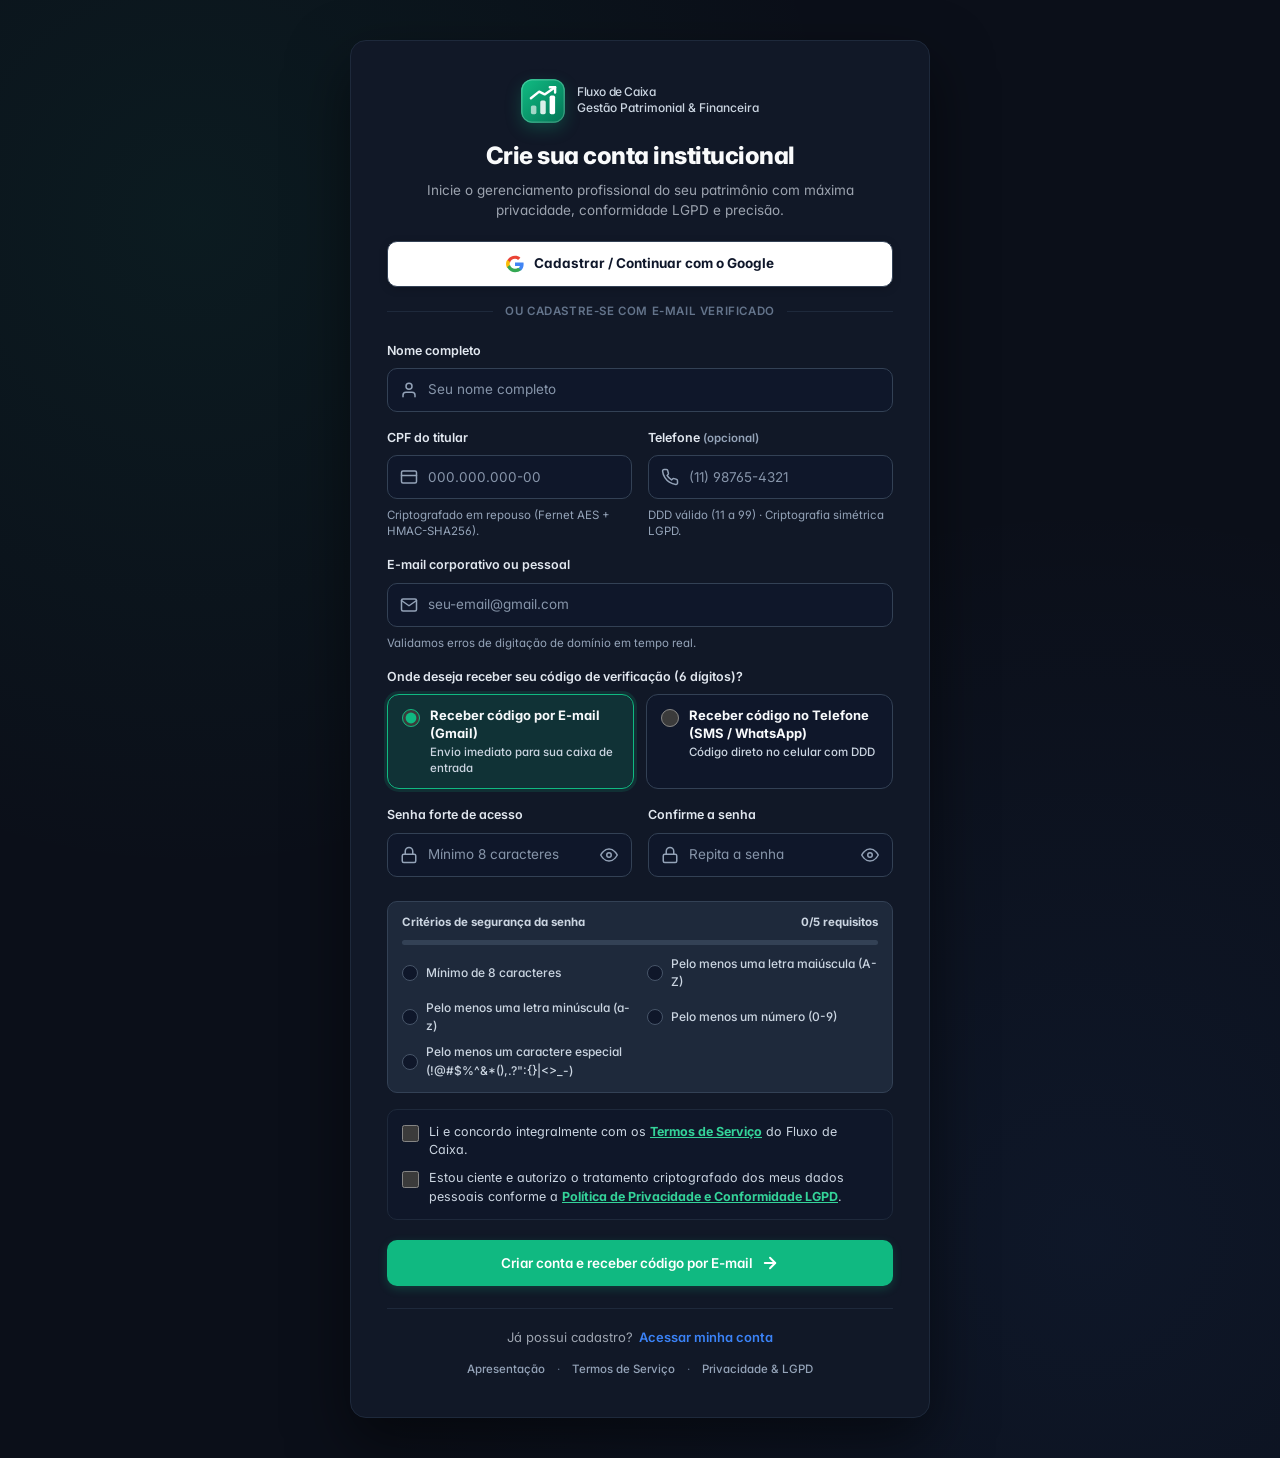
<file: frontend/cadastro.html>
<!DOCTYPE html>
<html lang="pt-BR">
<head>
    <meta charset="UTF-8">
    <meta name="viewport" content="width=device-width, initial-scale=1.0">
    <meta
        name="description"
        content="Abra sua conta no Fluxo de Caixa. Controle financeiro institucional com precisão, validação de CPF, conformidade LGPD e verificação de e-mail."
    >
    <title>Fluxo de Caixa | Criar Nova Conta</title>
    <link rel="icon" href="assets/logo.svg" type="image/svg+xml">
    <link rel="stylesheet" href="css/style.css?v=18">
    <script src="js/api.js?v=18" defer></script>
    <script src="js/legal.js?v=18" defer></script>
    <script src="js/cadastro.js?v=18" defer></script>
</head>
<body class="login-page">
    <main class="login-shell register-shell">
        <section class="login-card register-card" aria-labelledby="register-title">
            <div class="login-card-header">
                <a href="inicio.html" class="brand center-brand" title="Voltar à página inicial">
                    <span class="brand-logo" aria-hidden="true">
                        <svg xmlns="http://www.w3.org/2000/svg" viewBox="0 0 40 40" role="img" aria-label="Fluxo de Caixa">
                            <defs>
                                <linearGradient id="fc_logo_register" x1="2" y1="2" x2="38" y2="38" gradientUnits="userSpaceOnUse">
                                    <stop offset="0" stop-color="#10B981"/>
                                    <stop offset="1" stop-color="#047857"/>
                                </linearGradient>
                            </defs>
                            <rect width="40" height="40" rx="10" fill="url(#fc_logo_register)"/>
                            <rect x="0.75" y="0.75" width="38.5" height="38.5" rx="9.25" fill="none" stroke="#FFFFFF" stroke-opacity="0.22" stroke-width="1.2"/>
                            <rect x="9" y="24" width="5" height="8" rx="1.5" fill="#ffffff" fill-opacity="0.62"/>
                            <rect x="17.5" y="19.5" width="5" height="12.5" rx="1.5" fill="#ffffff" fill-opacity="0.85"/>
                            <rect x="26" y="15" width="5" height="17" rx="1.5" fill="#ffffff"/>
                            <path d="M9 17.5 L16.5 11.5 L21.5 14 L31 7.5" fill="none" stroke="#ffffff" stroke-width="2.2" stroke-linecap="round" stroke-linejoin="round"/>
                            <path d="M26.2 7.5 H31 V12.3" fill="none" stroke="#ffffff" stroke-width="2.2" stroke-linecap="round" stroke-linejoin="round"/>
                        </svg>
                    </span>
                    <div>
                        <span class="brand-title">Fluxo de Caixa</span>
                        <span class="brand-subtitle">Gestão Patrimonial &amp; Financeira</span>
                    </div>
                </a>

                <div class="register-header-meta">
                    <h1 id="register-title">Crie sua conta institucional</h1>
                    <p class="login-description">
                        Inicie o gerenciamento profissional do seu patrimônio com máxima privacidade, conformidade LGPD e precisão.
                    </p>
                </div>
            </div>

            <!-- Cadastro Rápido com Google OAuth 2.0 -->
            <div class="oauth-section">
                <div id="google-gsi-button" class="google-gsi-container" hidden></div>
                <button type="button" id="google-oauth-btn" class="btn-google-oauth">
                    <svg width="18" height="18" viewBox="0 0 24 24" aria-hidden="true">
                        <path fill="#EA4335" d="M12 5c1.6 0 3 .6 4.1 1.7l3.1-3.1C17.3 1.8 14.8 1 12 1 7.4 1 3.5 3.6 1.6 7.4l3.7 2.8C6.2 7.2 8.9 5 12 5z"/>
                        <path fill="#4285F4" d="M23.5 12.3c0-.8-.1-1.6-.2-2.3H12v4.5h6.5c-.3 1.5-1.1 2.8-2.4 3.6l3.7 2.9c2.2-2 3.7-5 3.7-8.7z"/>
                        <path fill="#FBBC05" d="M5.3 14.8c-.2-.8-.4-1.8-.4-2.8s.2-2 .4-2.8L1.6 6.4C.6 8.3 0 10.1 0 12s.6 3.7 1.6 5.6l3.7-2.8z"/>
                        <path fill="#34A853" d="M12 23c3.2 0 6-1.1 8-3l-3.7-2.9c-1.1.7-2.5 1.2-4.3 1.2-3.1 0-5.8-2.1-6.7-5l-3.7 2.8C3.5 20.4 7.4 23 12 23z"/>
                    </svg>
                    <span>Cadastrar / Continuar com o Google</span>
                </button>
                <div class="auth-divider"><span>ou cadastre-se com e-mail verificado</span></div>
            </div>

            <form id="register-form" class="login-form register-form" novalidate>
                <div class="form-field">
                    <label for="register-name">Nome completo</label>
                    <div class="input-icon-wrapper">
                        <svg class="field-icon" viewBox="0 0 24 24" fill="none" stroke="currentColor" stroke-width="2" stroke-linecap="round" stroke-linejoin="round" aria-hidden="true">
                            <path d="M20 21v-2a4 4 0 0 0-4-4H8a4 4 0 0 0-4 4v2"></path>
                            <circle cx="12" cy="7" r="4"></circle>
                        </svg>
                        <input
                            id="register-name"
                            name="nome_completo"
                            type="text"
                            autocomplete="name"
                            placeholder="Seu nome completo"
                            minlength="3"
                            maxlength="150"
                            required
                        >
                    </div>
                </div>

                <div class="form-row-2col">
                    <div class="form-field">
                        <label for="register-cpf">CPF do titular</label>
                        <div class="input-icon-wrapper">
                            <svg class="field-icon" viewBox="0 0 24 24" fill="none" stroke="currentColor" stroke-width="2" stroke-linecap="round" stroke-linejoin="round" aria-hidden="true">
                                <rect x="2" y="4" width="20" height="16" rx="2"></rect>
                                <line x1="2" y1="10" x2="22" y2="10"></line>
                            </svg>
                            <input
                                id="register-cpf"
                                name="cpf"
                                type="text"
                                inputmode="numeric"
                                autocomplete="off"
                                maxlength="14"
                                placeholder="000.000.000-00"
                                required
                            >
                        </div>
                        <small class="field-error" id="cpf-error" role="alert" hidden></small>
                        <span class="field-help" id="cpf-feedback">
                            Criptografado em repouso (Fernet AES + HMAC-SHA256).
                        </span>
                    </div>

                    <div class="form-field">
                        <label for="register-phone">
                            Telefone <span class="field-optional" id="register-phone-optional">(opcional)</span>
                        </label>
                        <div class="input-icon-wrapper">
                            <svg class="field-icon" viewBox="0 0 24 24" fill="none" stroke="currentColor" stroke-width="2" stroke-linecap="round" stroke-linejoin="round" aria-hidden="true">
                                <path d="M22 16.92v3a2 2 0 0 1-2.18 2 19.79 19.79 0 0 1-8.63-3.07 19.5 19.5 0 0 1-6-6 19.79 19.79 0 0 1-3.07-8.67A2 2 0 0 1 4.11 2h3a2 2 0 0 1 2 1.72 12.84 12.84 0 0 0 .7 2.81 2 2 0 0 1-.45 2.11L8.09 9.91a16 16 0 0 0 6 6l1.27-1.27a2 2 0 0 1 2.11-.45 12.84 12.84 0 0 0 2.81.7A2 2 0 0 1 22 16.92z"></path>
                            </svg>
                            <input
                                id="register-phone"
                                name="telefone"
                                type="tel"
                                inputmode="tel"
                                autocomplete="tel"
                                maxlength="20"
                                placeholder="(11) 98765-4321"
                            >
                        </div>
                        <small class="field-error" id="phone-error" role="alert" hidden></small>
                        <span class="field-help">DDD válido (11 a 99) · Criptografia simétrica LGPD.</span>
                    </div>
                </div>

                <div class="form-field">
                    <label for="register-email">E-mail corporativo ou pessoal</label>
                    <div class="input-icon-wrapper">
                        <svg class="field-icon" viewBox="0 0 24 24" fill="none" stroke="currentColor" stroke-width="2" stroke-linecap="round" stroke-linejoin="round" aria-hidden="true">
                            <path d="M4 4h16c1.1 0 2 .9 2 2v12c0 1.1-.9 2-2 2H4c-1.1 0-2-.9-2-2V6c0-1.1.9-2 2-2z"></path>
                            <polyline points="22,6 12,13 2,6"></polyline>
                        </svg>
                        <input
                            id="register-email"
                            name="email"
                            type="email"
                            autocomplete="email"
                            maxlength="100"
                            placeholder="seu-email@gmail.com"
                            required
                        >
                    </div>
                    <small class="field-error" id="email-error" role="alert" hidden></small>
                    <span class="field-help">Validamos erros de digitação de domínio em tempo real.</span>
                </div>

                <!-- Seletor Elegante de Canal de Verificação (E-mail Gmail ou Telefone SMS/WhatsApp) -->
                <div class="form-field verification-channel-group" role="radiogroup" aria-labelledby="register-channel-label">
                    <label id="register-channel-label">Onde deseja receber seu código de verificação (6 dígitos)?</label>
                    <div class="channel-selector-grid">
                        <label class="channel-option-card is-selected" for="channel-email">
                            <input
                                type="radio"
                                id="channel-email"
                                name="canal_verificacao"
                                value="email"
                                checked
                            >
                            <span class="channel-option-content">
                                <span class="channel-option-title">Receber código por E-mail (Gmail)</span>
                                <span class="channel-option-desc">Envio imediato para sua caixa de entrada</span>
                            </span>
                        </label>

                        <label class="channel-option-card" for="channel-phone">
                            <input
                                type="radio"
                                id="channel-phone"
                                name="canal_verificacao"
                                value="telefone"
                            >
                            <span class="channel-option-content">
                                <span class="channel-option-title">Receber código no Telefone (SMS / WhatsApp)</span>
                                <span class="channel-option-desc">Código direto no celular com DDD</span>
                            </span>
                        </label>
                    </div>
                </div>

                <div class="form-row-2col">
                    <div class="form-field">
                        <label for="register-password">Senha forte de acesso</label>
                        <div class="password-input-wrapper">
                            <svg class="field-icon" viewBox="0 0 24 24" fill="none" stroke="currentColor" stroke-width="2" stroke-linecap="round" stroke-linejoin="round" aria-hidden="true">
                                <rect x="3" y="11" width="18" height="11" rx="2" ry="2"></rect>
                                <path d="M7 11V7a5 5 0 0 1 10 0v4"></path>
                            </svg>
                            <input
                                id="register-password"
                                name="senha"
                                type="password"
                                autocomplete="new-password"
                                minlength="8"
                                maxlength="100"
                                placeholder="Mínimo 8 caracteres"
                                required
                            >
                            <button
                                type="button"
                                class="password-toggle-btn"
                                data-toggle-password="register-password"
                                aria-label="Mostrar senha"
                                aria-pressed="false"
                                title="Mostrar ou ocultar senha"
                            >
                                <svg class="icon-eye icon-eye-open" viewBox="0 0 24 24" fill="none" stroke="currentColor" stroke-width="2" stroke-linecap="round" stroke-linejoin="round" aria-hidden="true">
                                    <path d="M1 12s4-8 11-8 11 8 11 8-4 8-11 8-11-8-11-8z"></path>
                                    <circle cx="12" cy="12" r="3"></circle>
                                </svg>
                                <svg class="icon-eye icon-eye-closed" viewBox="0 0 24 24" fill="none" stroke="currentColor" stroke-width="2" stroke-linecap="round" stroke-linejoin="round" aria-hidden="true">
                                    <path d="M17.94 17.94A10.07 10.07 0 0 1 12 20c-7 0-11-8-11-8a18.45 18.45 0 0 1 5.06-5.94M9.9 4.24A9.12 9.12 0 0 1 12 4c7 0 11 8 11 8a18.5 18.5 0 0 1-2.16 3.19m-6.72-1.07a3 3 0 1 1-4.24-4.24"></path>
                                    <line x1="1" y1="1" x2="23" y2="23"></line>
                                </svg>
                            </button>
                        </div>
                    </div>

                    <div class="form-field">
                        <label for="register-password-confirm">Confirme a senha</label>
                        <div class="password-input-wrapper">
                            <svg class="field-icon" viewBox="0 0 24 24" fill="none" stroke="currentColor" stroke-width="2" stroke-linecap="round" stroke-linejoin="round" aria-hidden="true">
                                <rect x="3" y="11" width="18" height="11" rx="2" ry="2"></rect>
                                <path d="M7 11V7a5 5 0 0 1 10 0v4"></path>
                            </svg>
                            <input
                                id="register-password-confirm"
                                name="confirmar-senha"
                                type="password"
                                autocomplete="new-password"
                                minlength="8"
                                maxlength="100"
                                placeholder="Repita a senha"
                                required
                            >
                            <button
                                type="button"
                                class="password-toggle-btn"
                                data-toggle-password="register-password-confirm"
                                aria-label="Mostrar senha"
                                aria-pressed="false"
                                title="Mostrar ou ocultar senha"
                            >
                                <svg class="icon-eye icon-eye-open" viewBox="0 0 24 24" fill="none" stroke="currentColor" stroke-width="2" stroke-linecap="round" stroke-linejoin="round" aria-hidden="true">
                                    <path d="M1 12s4-8 11-8 11 8 11 8-4 8-11 8-11-8-11-8z"></path>
                                    <circle cx="12" cy="12" r="3"></circle>
                                </svg>
                                <svg class="icon-eye icon-eye-closed" viewBox="0 0 24 24" fill="none" stroke="currentColor" stroke-width="2" stroke-linecap="round" stroke-linejoin="round" aria-hidden="true">
                                    <path d="M17.94 17.94A10.07 10.07 0 0 1 12 20c-7 0-11-8-11-8a18.45 18.45 0 0 1 5.06-5.94M9.9 4.24A9.12 9.12 0 0 1 12 4c7 0 11 8 11 8a18.5 18.5 0 0 1-2.16 3.19m-6.72-1.07a3 3 0 1 1-4.24-4.24"></path>
                                    <line x1="1" y1="1" x2="23" y2="23"></line>
                                </svg>
                            </button>
                        </div>
                        <small class="field-error" id="password-confirm-error" role="alert" hidden></small>
                        <span class="field-help" id="password-confirm-feedback"></span>
                    </div>
                </div>

                <!-- Checklist Visual Interativo de Força de Senha -->
                <div class="password-checklist" id="register-password-checklist" aria-live="polite">
                    <div class="password-checklist-title">
                        <span>Critérios de segurança da senha</span>
                        <span data-password-status>0/5 requisitos</span>
                    </div>
                    <div class="password-strength-meter">
                        <div class="password-strength-bar"></div>
                    </div>
                    <ul class="password-checklist-grid">
                        <li class="password-req" data-req="tamanho">
                            <span class="password-req-dot" aria-hidden="true"></span>
                            Mínimo de 8 caracteres
                        </li>
                        <li class="password-req" data-req="maiuscula">
                            <span class="password-req-dot" aria-hidden="true"></span>
                            Pelo menos uma letra maiúscula (A-Z)
                        </li>
                        <li class="password-req" data-req="minuscula">
                            <span class="password-req-dot" aria-hidden="true"></span>
                            Pelo menos uma letra minúscula (a-z)
                        </li>
                        <li class="password-req" data-req="numero">
                            <span class="password-req-dot" aria-hidden="true"></span>
                            Pelo menos um número (0-9)
                        </li>
                        <li class="password-req" data-req="especial">
                            <span class="password-req-dot" aria-hidden="true"></span>
                            Pelo menos um caractere especial (!@#$%^&amp;*(),.?&quot;:{}|&lt;&gt;_-)
                        </li>
                    </ul>
                </div>

                <!-- Aceite Obrigatório dos Termos de Serviço e Política de Privacidade (LGPD) -->
                <div class="legal-consent-box" role="group" aria-label="Consentimento legal e LGPD">
                    <label class="legal-checkbox-item" for="accept-terms">
                        <input type="checkbox" id="accept-terms" name="aceite_termos" required>
                        <span>
                            Li e concordo integralmente com os
                            <button type="button" class="legal-inline-link" data-open-legal="termos">Termos de Serviço</button>
                            do Fluxo de Caixa.
                        </span>
                    </label>

                    <label class="legal-checkbox-item" for="accept-privacy">
                        <input type="checkbox" id="accept-privacy" name="aceite_privacidade" required>
                        <span>
                            Estou ciente e autorizo o tratamento criptografado dos meus dados pessoais conforme a
                            <button type="button" class="legal-inline-link" data-open-legal="privacidade">Política de Privacidade e Conformidade LGPD</button>.
                        </span>
                    </label>
                </div>

                <p
                    id="register-message"
                    class="form-message"
                    role="status"
                    aria-live="polite"
                ></p>

                <button class="button-primary login-submit" type="submit" id="register-submit-btn">
                    <span id="register-submit-label">Criar conta e receber código</span>
                    <svg width="18" height="18" viewBox="0 0 24 24" fill="none" stroke="currentColor" stroke-width="2.5" stroke-linecap="round" stroke-linejoin="round" aria-hidden="true">
                        <line x1="5" y1="12" x2="19" y2="12"></line>
                        <polyline points="12 5 19 12 12 19"></polyline>
                    </svg>
                </button>
            </form>

            <footer class="login-footer">
                <span>Já possui cadastro?</span>
                <a href="login.html" class="link-cadastro">Acessar minha conta</a>
            </footer>

            <nav class="auth-legal-bar" aria-label="Links institucionais e jurídicos">
                <a href="inicio.html">Apresentação</a>
                <span>·</span>
                <a href="termos.html" data-open-legal="termos">Termos de Serviço</a>
                <span>·</span>
                <a href="privacidade.html" data-open-legal="privacidade">Privacidade &amp; LGPD</a>
            </nav>
        </section>
    </main>

    <!-- Modal Multi-Canal Anti-Bot: Verificação com Código OTP de 6 Dígitos (E-mail ou Telefone) -->
    <dialog class="form-dialog" id="verify-email-dialog" aria-labelledby="verify-email-title">
        <form id="verify-email-form" class="dialog-form" novalidate>
            <div class="dialog-header">
                <div>
                    <h2 id="verify-email-title">Verifique seu código de acesso</h2>
                    <p id="verify-email-subtitle">
                        Enviamos um código de 6 dígitos para
                        <strong id="verify-email-display">—</strong>. Digite-o abaixo para ativar seu acesso definitivo.
                    </p>
                </div>
                <button
                    type="button"
                    class="dialog-close"
                    id="verify-email-close"
                    aria-label="Fechar janela"
                >&times;</button>
            </div>

            <!-- Aviso Visual Amigável de Contingência (quando servidor Render ainda não possui SMTP/SMS ativo) -->
            <div class="otp-contingency-banner" id="verify-contingency-banner" role="status" aria-live="polite" hidden>
                <div class="otp-contingency-text">
                    <strong>Modo de Contingência Ativo:</strong> o provedor externo de envio ainda não está ativo neste servidor. Utilize o código de verificação gerado abaixo para concluir agora:
                </div>
                <div class="otp-contingency-code-row">
                    <code class="otp-contingency-code" id="verify-contingency-code">000000</code>
                    <button type="button" class="button-secondary button-small" id="verify-fill-contingency-btn">
                        Preencher código
                    </button>
                </div>
            </div>

            <div class="form-field">
                <label for="verify-otp-input">Código de verificação (6 dígitos)</label>
                <input
                    id="verify-otp-input"
                    name="codigo_otp"
                    class="otp-code-input"
                    type="text"
                    inputmode="numeric"
                    autocomplete="one-time-code"
                    maxlength="6"
                    placeholder="000000"
                    required
                >
                <span class="field-help" id="verify-otp-help">
                    Código temporário e de uso único, válido por 15 minutos. Verifique também a pasta de spam ou SMS/WhatsApp.
                </span>
            </div>

            <!-- Campo rápido de telefone caso o usuário troque de Gmail para Telefone sem ter preenchido antes -->
            <div class="otp-inline-phone-box" id="verify-inline-phone-box" hidden>
                <div class="form-field">
                    <label for="verify-inline-phone">Informe seu celular com DDD para receber via SMS / WhatsApp</label>
                    <div class="otp-email-row">
                        <input
                            id="verify-inline-phone"
                            type="tel"
                            inputmode="tel"
                            maxlength="20"
                            placeholder="(11) 98765-4321"
                        >
                        <button type="button" class="button-secondary otp-send-btn" id="verify-inline-phone-send">
                            Enviar SMS
                        </button>
                    </div>
                    <small class="field-error" id="verify-inline-phone-error" role="alert" hidden></small>
                </div>
            </div>

            <!-- Ações rápidas: Reenviar com contador de 60s e Trocar Canal (Gmail <-> Telefone) -->
            <div class="otp-quick-actions">
                <button
                    type="button"
                    class="button-secondary otp-resend-btn"
                    id="resend-verification-btn"
                >
                    Reenviar código
                </button>
                <button
                    type="button"
                    class="otp-switch-channel-btn"
                    id="switch-verification-channel-btn"
                >
                    Não recebeu no Gmail? Enviar código para o meu Telefone
                </button>
            </div>

            <p
                id="verify-email-message"
                class="form-message"
                role="status"
                aria-live="polite"
            ></p>

            <div class="dialog-actions">
                <button
                    type="submit"
                    class="button-primary"
                    id="verify-email-submit"
                >
                    Confirmar código e acessar painel
                </button>
            </div>
        </form>
    </dialog>
</body>
</html>
</file>
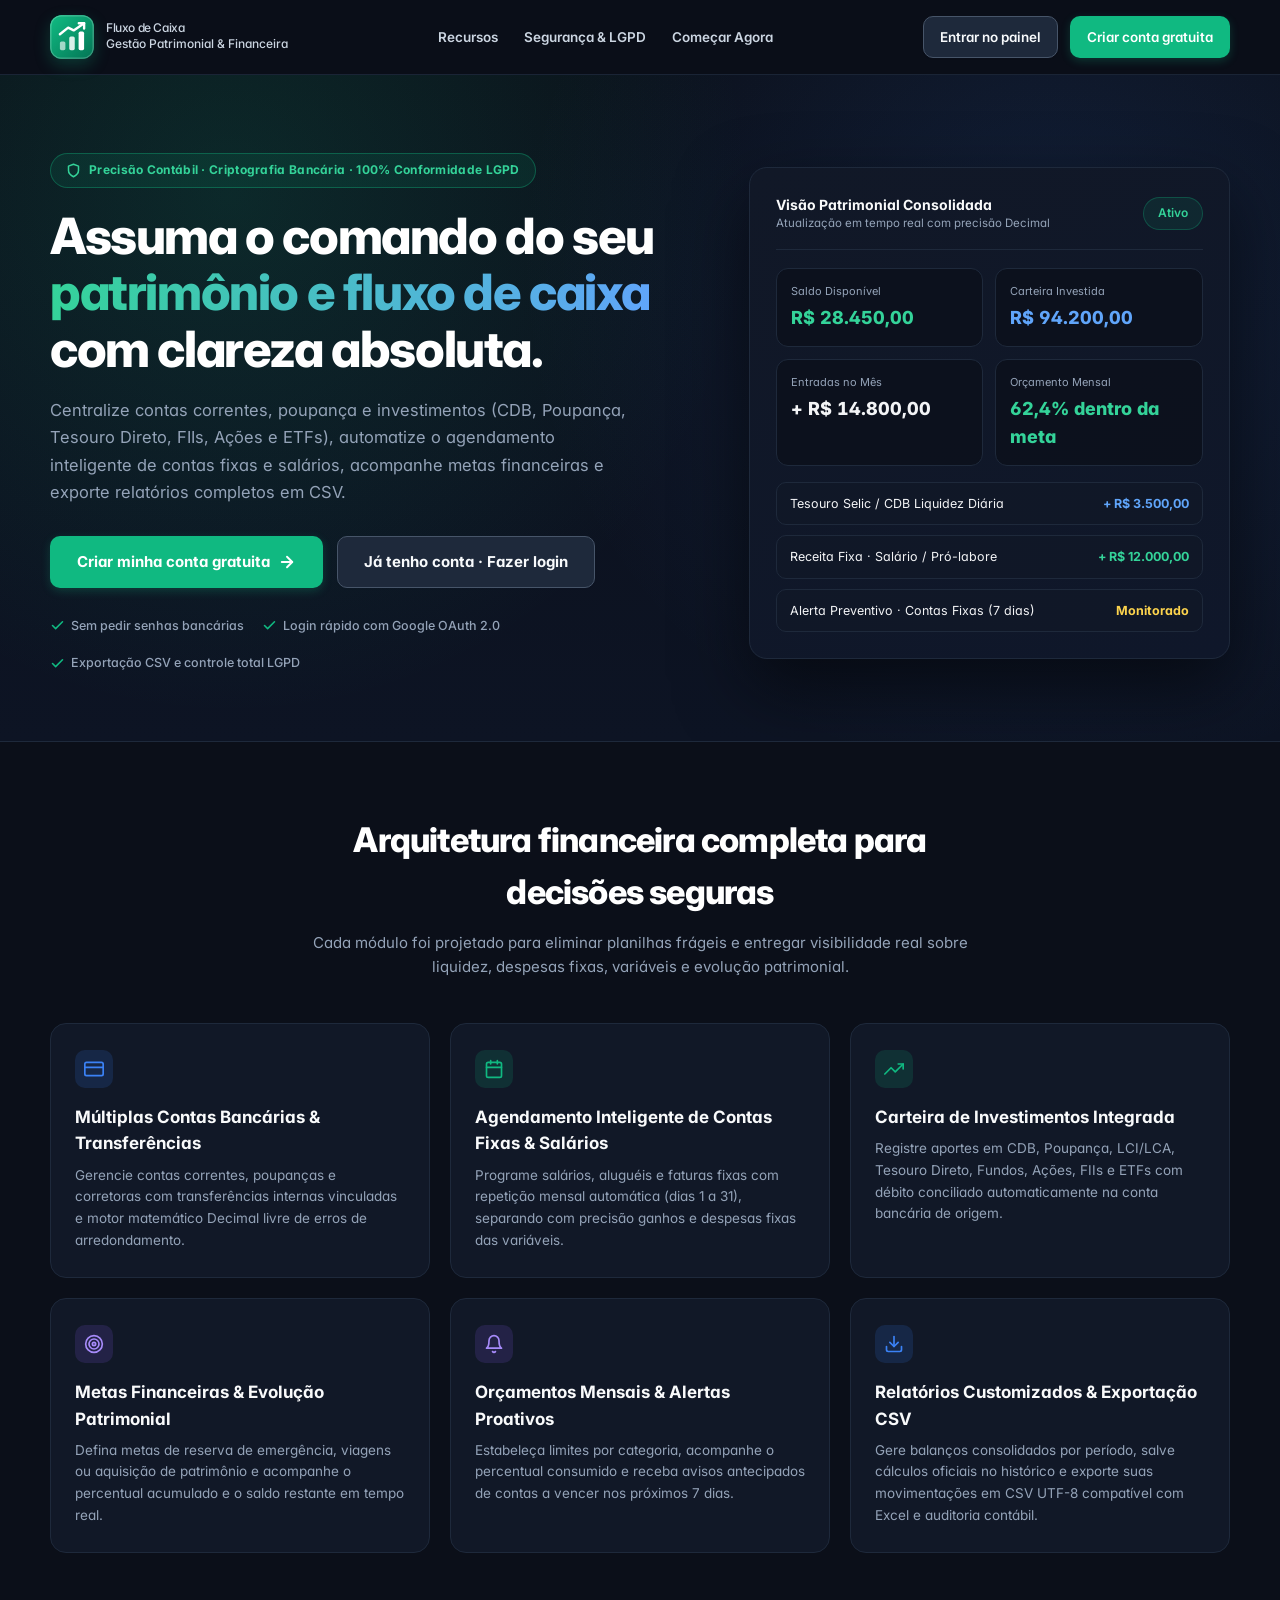
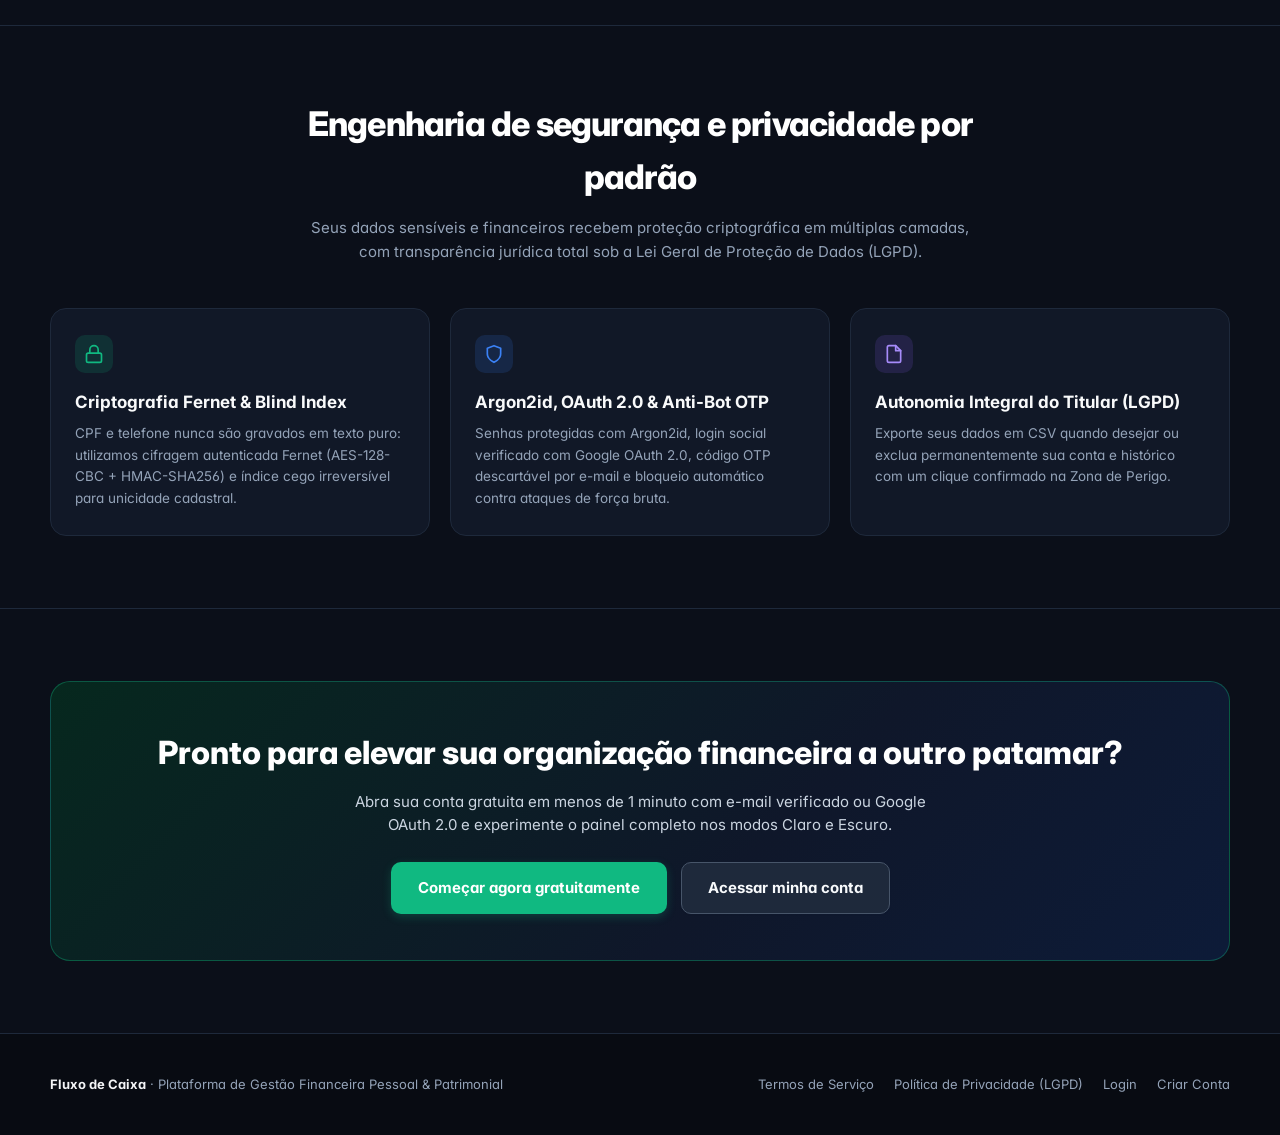
<file: frontend/inicio.html>
<!DOCTYPE html>
<html lang="pt-BR">
<head>
    <meta charset="UTF-8">
    <meta name="viewport" content="width=device-width, initial-scale=1.0">
    <meta
        name="description"
        content="Fluxo de Caixa — Plataforma institucional de controle financeiro pessoal, investimentos, orçamentos mensais e metas com segurança criptográfica e conformidade LGPD."
    >
    <title>Fluxo de Caixa | Gestão Financeira &amp; Patrimonial Inteligente</title>
    <link rel="icon" href="assets/logo.svg" type="image/svg+xml">
    <link rel="stylesheet" href="css/style.css?v=18">
    <script src="js/legal.js?v=18" defer></script>
</head>
<body class="landing-page">
    <!-- Barra de Navegação Institucional -->
    <header class="landing-navbar">
        <div class="landing-container landing-navbar-inner">
            <a href="inicio.html" class="brand" aria-label="Fluxo de Caixa — Página inicial">
                <span class="brand-logo" aria-hidden="true">
                    <svg xmlns="http://www.w3.org/2000/svg" viewBox="0 0 40 40" role="img" aria-label="Fluxo de Caixa">
                        <defs>
                            <linearGradient id="fc_logo_inicio" x1="2" y1="2" x2="38" y2="38" gradientUnits="userSpaceOnUse">
                                <stop offset="0" stop-color="#10B981"/>
                                <stop offset="1" stop-color="#047857"/>
                            </linearGradient>
                        </defs>
                        <rect width="40" height="40" rx="10" fill="url(#fc_logo_inicio)"/>
                        <rect x="0.75" y="0.75" width="38.5" height="38.5" rx="9.25" fill="none" stroke="#FFFFFF" stroke-opacity="0.22" stroke-width="1.2"/>
                        <rect x="9" y="24" width="5" height="8" rx="1.5" fill="#ffffff" fill-opacity="0.62"/>
                        <rect x="17.5" y="19.5" width="5" height="12.5" rx="1.5" fill="#ffffff" fill-opacity="0.85"/>
                        <rect x="26" y="15" width="5" height="17" rx="1.5" fill="#ffffff"/>
                        <path d="M9 17.5 L16.5 11.5 L21.5 14 L31 7.5" fill="none" stroke="#ffffff" stroke-width="2.2" stroke-linecap="round" stroke-linejoin="round"/>
                        <path d="M26.2 7.5 H31 V12.3" fill="none" stroke="#ffffff" stroke-width="2.2" stroke-linecap="round" stroke-linejoin="round"/>
                    </svg>
                </span>
                <div>
                    <span class="brand-title">Fluxo de Caixa</span>
                    <span class="brand-subtitle">Gestão Patrimonial &amp; Financeira</span>
                </div>
            </a>

            <nav class="landing-nav-links" aria-label="Seções da página">
                <a href="#recursos">Recursos</a>
                <a href="#seguranca">Segurança &amp; LGPD</a>
                <a href="#conversao">Começar Agora</a>
            </nav>

            <div class="landing-nav-actions">
                <a href="login.html" class="button-secondary">Entrar no painel</a>
                <a href="cadastro.html" class="button-primary">Criar conta gratuita</a>
            </div>
        </div>
    </header>

    <main>
        <!-- Seção Hero de Alta Conversão -->
        <section class="landing-hero" aria-labelledby="hero-main-title">
            <div class="landing-container landing-hero-grid">
                <div>
                    <div class="landing-pill">
                        <svg width="15" height="15" viewBox="0 0 24 24" fill="none" stroke="currentColor" stroke-width="2.4" stroke-linecap="round" stroke-linejoin="round" aria-hidden="true">
                            <path d="M12 22s8-4 8-10V5l-8-3-8 3v7c0 6 8 10 8 10z"></path>
                        </svg>
                        <span>Precisão Contábil · Criptografia Bancária · 100% Conformidade LGPD</span>
                    </div>

                    <h1 id="hero-main-title">
                        Assuma o comando do seu <span class="landing-gradient-text">patrimônio e fluxo de caixa</span> com clareza absoluta.
                    </h1>

                    <p class="landing-lead">
                        Centralize contas correntes, poupança e investimentos (CDB, Poupança, Tesouro Direto, FIIs, Ações e ETFs),
                        automatize o agendamento inteligente de contas fixas e salários, acompanhe metas financeiras e exporte relatórios completos em CSV.
                    </p>

                    <div class="landing-cta-group">
                        <a href="cadastro.html" class="button-primary button-cta-lg">
                            <span>Criar minha conta gratuita</span>
                            <svg width="18" height="18" viewBox="0 0 24 24" fill="none" stroke="currentColor" stroke-width="2.5" stroke-linecap="round" stroke-linejoin="round" aria-hidden="true">
                                <line x1="5" y1="12" x2="19" y2="12"></line>
                                <polyline points="12 5 19 12 12 19"></polyline>
                            </svg>
                        </a>
                        <a href="login.html" class="button-secondary button-cta-lg">
                            Já tenho conta · Fazer login
                        </a>
                    </div>

                    <div class="landing-micro-trust">
                        <span>
                            <svg width="15" height="15" viewBox="0 0 24 24" fill="none" stroke="#10b981" stroke-width="2.5" stroke-linecap="round" stroke-linejoin="round" aria-hidden="true"><polyline points="20 6 9 17 4 12"></polyline></svg>
                            Sem pedir senhas bancárias
                        </span>
                        <span>
                            <svg width="15" height="15" viewBox="0 0 24 24" fill="none" stroke="#10b981" stroke-width="2.5" stroke-linecap="round" stroke-linejoin="round" aria-hidden="true"><polyline points="20 6 9 17 4 12"></polyline></svg>
                            Login rápido com Google OAuth 2.0
                        </span>
                        <span>
                            <svg width="15" height="15" viewBox="0 0 24 24" fill="none" stroke="#10b981" stroke-width="2.5" stroke-linecap="round" stroke-linejoin="round" aria-hidden="true"><polyline points="20 6 9 17 4 12"></polyline></svg>
                            Exportação CSV e controle total LGPD
                        </span>
                    </div>
                </div>

                <!-- Cartão Demonstrativo Executivo -->
                <aside class="landing-preview-card" aria-label="Prévia executiva do painel financeiro">
                    <div class="preview-header">
                        <div>
                            <strong style="color:#f9fafb; font-size:14px;">Visão Patrimonial Consolidada</strong>
                            <span style="display:block; color:#94a3b8; font-size:11.5px;">Atualização em tempo real com precisão Decimal</span>
                        </div>
                        <span class="hero-badge">Ativo</span>
                    </div>

                    <div class="preview-kpi-grid">
                        <div class="preview-kpi">
                            <span>Saldo Disponível</span>
                            <strong style="color:#34d399;">R$ 28.450,00</strong>
                        </div>
                        <div class="preview-kpi">
                            <span>Carteira Investida</span>
                            <strong style="color:#60a5fa;">R$ 94.200,00</strong>
                        </div>
                        <div class="preview-kpi">
                            <span>Entradas no Mês</span>
                            <strong style="color:#f3f4f6;">+ R$ 14.800,00</strong>
                        </div>
                        <div class="preview-kpi">
                            <span>Orçamento Mensal</span>
                            <strong style="color:#34d399;">62,4% dentro da meta</strong>
                        </div>
                    </div>

                    <div class="preview-list">
                        <div class="preview-item">
                            <span>Tesouro Selic / CDB Liquidez Diária</span>
                            <strong style="color:#60a5fa;">+ R$ 3.500,00</strong>
                        </div>
                        <div class="preview-item">
                            <span>Receita Fixa · Salário / Pró-labore</span>
                            <strong style="color:#34d399;">+ R$ 12.000,00</strong>
                        </div>
                        <div class="preview-item">
                            <span>Alerta Preventivo · Contas Fixas (7 dias)</span>
                            <strong style="color:#fcd34d;">Monitorado</strong>
                        </div>
                    </div>
                </aside>
            </div>
        </section>

        <!-- Seção de Funcionalidades Estratégicas -->
        <section class="landing-section" id="recursos" aria-labelledby="features-heading">
            <div class="landing-container">
                <div class="landing-section-header">
                    <h2 id="features-heading">Arquitetura financeira completa para decisões seguras</h2>
                    <p>
                        Cada módulo foi projetado para eliminar planilhas frágeis e entregar visibilidade real sobre
                        liquidez, despesas fixas, variáveis e evolução patrimonial.
                    </p>
                </div>

                <div class="landing-features-grid">
                    <article class="landing-feature-card">
                        <div class="highlight-icon blue">
                            <svg width="20" height="20" viewBox="0 0 24 24" fill="none" stroke="currentColor" stroke-width="2" stroke-linecap="round" stroke-linejoin="round" aria-hidden="true">
                                <rect x="1" y="4" width="22" height="16" rx="2" ry="2"></rect>
                                <line x1="1" y1="10" x2="23" y2="10"></line>
                            </svg>
                        </div>
                        <h3>Múltiplas Contas Bancárias &amp; Transferências</h3>
                        <p>
                            Gerencie contas correntes, poupanças e corretoras com transferências internas vinculadas e
                            motor matemático Decimal livre de erros de arredondamento.
                        </p>
                    </article>

                    <article class="landing-feature-card">
                        <div class="highlight-icon green">
                            <svg width="20" height="20" viewBox="0 0 24 24" fill="none" stroke="currentColor" stroke-width="2" stroke-linecap="round" stroke-linejoin="round" aria-hidden="true">
                                <rect x="3" y="4" width="18" height="18" rx="2" ry="2"></rect>
                                <line x1="16" y1="2" x2="16" y2="6"></line>
                                <line x1="8" y1="2" x2="8" y2="6"></line>
                                <line x1="3" y1="10" x2="21" y2="10"></line>
                            </svg>
                        </div>
                        <h3>Agendamento Inteligente de Contas Fixas &amp; Salários</h3>
                        <p>
                            Programe salários, aluguéis e faturas fixas com repetição mensal automática (dias 1 a 31),
                            separando com precisão ganhos e despesas fixas das variáveis.
                        </p>
                    </article>

                    <article class="landing-feature-card">
                        <div class="highlight-icon green">
                            <svg width="20" height="20" viewBox="0 0 24 24" fill="none" stroke="currentColor" stroke-width="2" stroke-linecap="round" stroke-linejoin="round" aria-hidden="true">
                                <polyline points="23 6 13.5 15.5 8.5 10.5 1 18"></polyline>
                                <polyline points="17 6 23 6 23 12"></polyline>
                            </svg>
                        </div>
                        <h3>Carteira de Investimentos Integrada</h3>
                        <p>
                            Registre aportes em CDB, Poupança, LCI/LCA, Tesouro Direto, Fundos, Ações, FIIs e ETFs com
                            débito conciliado automaticamente na conta bancária de origem.
                        </p>
                    </article>

                    <article class="landing-feature-card">
                        <div class="highlight-icon purple">
                            <svg width="20" height="20" viewBox="0 0 24 24" fill="none" stroke="currentColor" stroke-width="2" stroke-linecap="round" stroke-linejoin="round" aria-hidden="true">
                                <circle cx="12" cy="12" r="10"></circle>
                                <circle cx="12" cy="12" r="6"></circle>
                                <circle cx="12" cy="12" r="2"></circle>
                            </svg>
                        </div>
                        <h3>Metas Financeiras &amp; Evolução Patrimonial</h3>
                        <p>
                            Defina metas de reserva de emergência, viagens ou aquisição de patrimônio e acompanhe o
                            percentual acumulado e o saldo restante em tempo real.
                        </p>
                    </article>

                    <article class="landing-feature-card">
                        <div class="highlight-icon purple">
                            <svg width="20" height="20" viewBox="0 0 24 24" fill="none" stroke="currentColor" stroke-width="2" stroke-linecap="round" stroke-linejoin="round" aria-hidden="true">
                                <path d="M18 8A6 6 0 0 0 6 8c0 7-3 9-3 9h18s-3-2-3-9"></path>
                                <path d="M13.73 21a2 2 0 0 1-3.46 0"></path>
                            </svg>
                        </div>
                        <h3>Orçamentos Mensais &amp; Alertas Proativos</h3>
                        <p>
                            Estabeleça limites por categoria, acompanhe o percentual consumido e receba avisos
                            antecipados de contas a vencer nos próximos 7 dias.
                        </p>
                    </article>

                    <article class="landing-feature-card">
                        <div class="highlight-icon blue">
                            <svg width="20" height="20" viewBox="0 0 24 24" fill="none" stroke="currentColor" stroke-width="2" stroke-linecap="round" stroke-linejoin="round" aria-hidden="true">
                                <path d="M21 15v4a2 2 0 0 1-2 2H5a2 2 0 0 1-2-2v-4"></path>
                                <polyline points="7 10 12 15 17 10"></polyline>
                                <line x1="12" y1="15" x2="12" y2="3"></line>
                            </svg>
                        </div>
                        <h3>Relatórios Customizados &amp; Exportação CSV</h3>
                        <p>
                            Gere balanços consolidados por período, salve cálculos oficiais no histórico e exporte suas
                            movimentações em CSV UTF-8 compatível com Excel e auditoria contábil.
                        </p>
                    </article>
                </div>
            </div>
        </section>

        <!-- Seção de Segurança e Conformidade LGPD -->
        <section class="landing-section" id="seguranca" aria-labelledby="security-heading">
            <div class="landing-container">
                <div class="landing-section-header">
                    <h2 id="security-heading">Engenharia de segurança e privacidade por padrão</h2>
                    <p>
                        Seus dados sensíveis e financeiros recebem proteção criptográfica em múltiplas camadas, com
                        transparência jurídica total sob a Lei Geral de Proteção de Dados (LGPD).
                    </p>
                </div>

                <div class="landing-features-grid">
                    <article class="landing-feature-card">
                        <div class="highlight-icon green">
                            <svg width="20" height="20" viewBox="0 0 24 24" fill="none" stroke="currentColor" stroke-width="2" stroke-linecap="round" stroke-linejoin="round" aria-hidden="true">
                                <rect x="3" y="11" width="18" height="11" rx="2" ry="2"></rect>
                                <path d="M7 11V7a5 5 0 0 1 10 0v4"></path>
                            </svg>
                        </div>
                        <h3>Criptografia Fernet &amp; Blind Index</h3>
                        <p>
                            CPF e telefone nunca são gravados em texto puro: utilizamos cifragem autenticada Fernet
                            (AES-128-CBC + HMAC-SHA256) e índice cego irreversível para unicidade cadastral.
                        </p>
                    </article>

                    <article class="landing-feature-card">
                        <div class="highlight-icon blue">
                            <svg width="20" height="20" viewBox="0 0 24 24" fill="none" stroke="currentColor" stroke-width="2" stroke-linecap="round" stroke-linejoin="round" aria-hidden="true">
                                <path d="M12 22s8-4 8-10V5l-8-3-8 3v7c0 6 8 10 8 10z"></path>
                            </svg>
                        </div>
                        <h3>Argon2id, OAuth 2.0 &amp; Anti-Bot OTP</h3>
                        <p>
                            Senhas protegidas com Argon2id, login social verificado com Google OAuth 2.0, código OTP
                            descartável por e-mail e bloqueio automático contra ataques de força bruta.
                        </p>
                    </article>

                    <article class="landing-feature-card">
                        <div class="highlight-icon purple">
                            <svg width="20" height="20" viewBox="0 0 24 24" fill="none" stroke="currentColor" stroke-width="2" stroke-linecap="round" stroke-linejoin="round" aria-hidden="true">
                                <path d="M14 2H6a2 2 0 0 0-2 2v16a2 2 0 0 0 2 2h12a2 2 0 0 0 2-2V8z"></path>
                                <polyline points="14 2 14 8 20 8"></polyline>
                            </svg>
                        </div>
                        <h3>Autonomia Integral do Titular (LGPD)</h3>
                        <p>
                            Exporte seus dados em CSV quando desejar ou exclua permanentemente sua conta e histórico
                            com um clique confirmado na Zona de Perigo.
                        </p>
                    </article>
                </div>
            </div>
        </section>

        <!-- Banner Final de Conversão (CTA) -->
        <section class="landing-section" id="conversao" aria-labelledby="cta-final-heading">
            <div class="landing-container">
                <div class="landing-cta-banner">
                    <h2 id="cta-final-heading">Pronto para elevar sua organização financeira a outro patamar?</h2>
                    <p>
                        Abra sua conta gratuita em menos de 1 minuto com e-mail verificado ou Google OAuth 2.0 e
                        experimente o painel completo nos modos Claro e Escuro.
                    </p>
                    <div class="landing-cta-group" style="justify-content:center; margin-bottom:0;">
                        <a href="cadastro.html" class="button-primary button-cta-lg">
                            Começar agora gratuitamente
                        </a>
                        <a href="login.html" class="button-secondary button-cta-lg">
                            Acessar minha conta
                        </a>
                    </div>
                </div>
            </div>
        </section>
    </main>

    <!-- Rodapé Institucional e Jurídico -->
    <footer class="landing-footer">
        <div class="landing-container landing-footer-inner">
            <div>
                <strong style="color:#f3f4f6;">Fluxo de Caixa</strong>
                <span> · Plataforma de Gestão Financeira Pessoal &amp; Patrimonial</span>
            </div>
            <nav class="landing-footer-links" aria-label="Links jurídicos e de acesso">
                <a href="termos.html" data-open-legal="termos">Termos de Serviço</a>
                <a href="privacidade.html" data-open-legal="privacidade">Política de Privacidade (LGPD)</a>
                <a href="login.html">Login</a>
                <a href="cadastro.html">Criar Conta</a>
            </nav>
        </div>
    </footer>
</body>
</html>
</file>
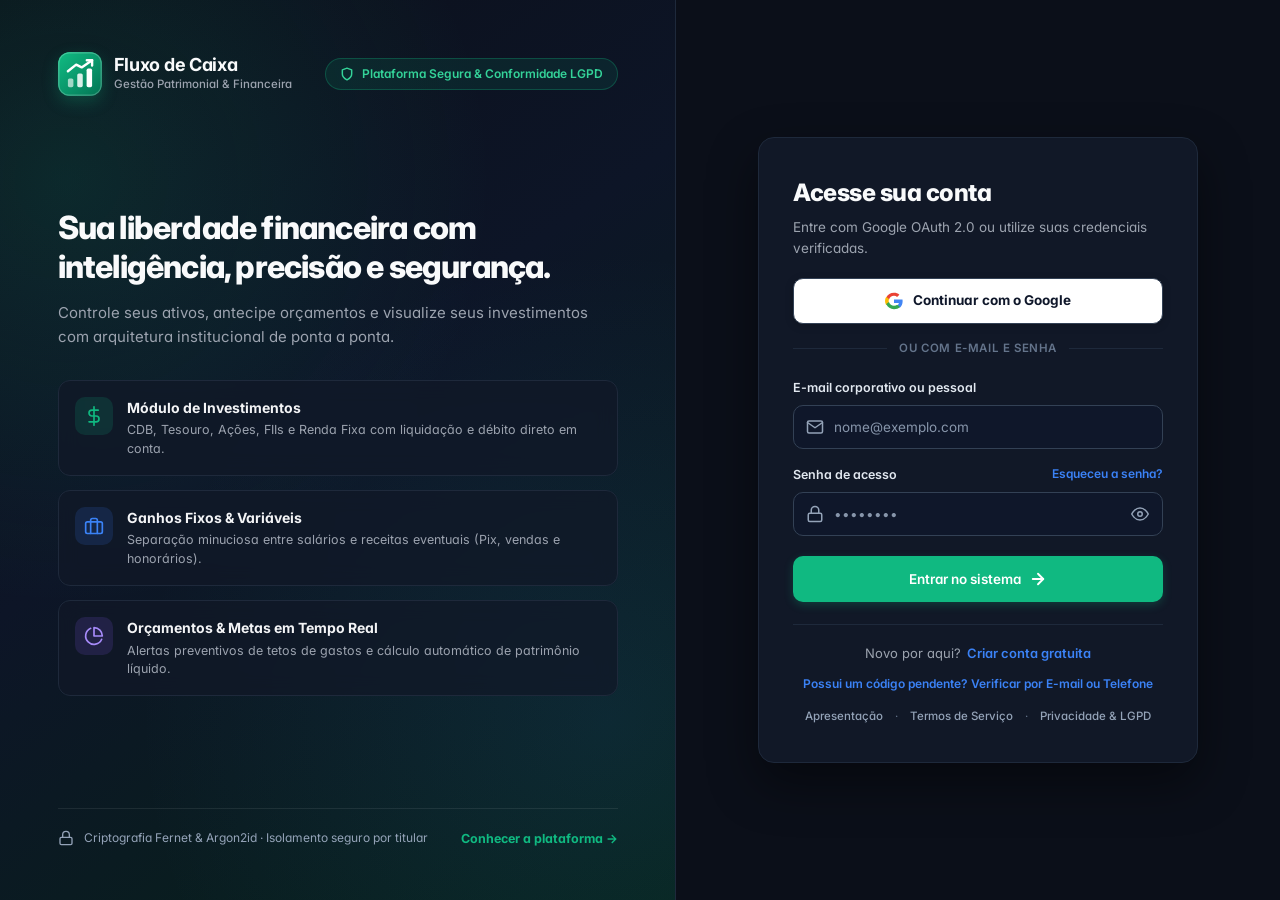
<file: frontend/login.html>
<!DOCTYPE html>
<html lang="pt-BR">
<head>
    <meta charset="UTF-8">
    <meta name="viewport" content="width=device-width, initial-scale=1.0">
    <meta
        name="description"
        content="Entre na sua conta institucional do Fluxo de Caixa com inteligência, precisão e segurança."
    >
    <title>Fluxo de Caixa | Acesso Institucional</title>
    <link rel="icon" href="assets/logo.svg" type="image/svg+xml">
    <link rel="stylesheet" href="css/style.css?v=18">
    <script src="js/api.js?v=18" defer></script>
    <script src="js/legal.js?v=18" defer></script>
    <script src="js/login.js?v=18" defer></script>
</head>
<body class="login-page">
    <div class="login-split-layout">
        <!-- Coluna Esquerda: Storytelling Institucional & Solidez Financeira -->
        <aside class="login-hero" aria-label="Apresentação institucional">
            <div class="login-hero-overlay"></div>
            <div class="login-hero-content">
                <header class="login-hero-header">
                    <a href="inicio.html" class="brand hero-brand" title="Conhecer a página inicial do Fluxo de Caixa">
                        <span class="brand-logo" aria-hidden="true">
                            <svg xmlns="http://www.w3.org/2000/svg" viewBox="0 0 40 40" role="img" aria-label="Fluxo de Caixa">
                                <defs>
                                    <linearGradient id="fc_logo_login_hero" x1="2" y1="2" x2="38" y2="38" gradientUnits="userSpaceOnUse">
                                        <stop offset="0" stop-color="#10B981"/>
                                        <stop offset="1" stop-color="#047857"/>
                                    </linearGradient>
                                </defs>
                                <rect width="40" height="40" rx="10" fill="url(#fc_logo_login_hero)"/>
                                <rect x="0.75" y="0.75" width="38.5" height="38.5" rx="9.25" fill="none" stroke="#FFFFFF" stroke-opacity="0.22" stroke-width="1.2"/>
                                <rect x="9" y="24" width="5" height="8" rx="1.5" fill="#ffffff" fill-opacity="0.62"/>
                                <rect x="17.5" y="19.5" width="5" height="12.5" rx="1.5" fill="#ffffff" fill-opacity="0.85"/>
                                <rect x="26" y="15" width="5" height="17" rx="1.5" fill="#ffffff"/>
                                <path d="M9 17.5 L16.5 11.5 L21.5 14 L31 7.5" fill="none" stroke="#ffffff" stroke-width="2.2" stroke-linecap="round" stroke-linejoin="round"/>
                                <path d="M26.2 7.5 H31 V12.3" fill="none" stroke="#ffffff" stroke-width="2.2" stroke-linecap="round" stroke-linejoin="round"/>
                            </svg>
                        </span>
                        <div>
                            <span class="brand-title">Fluxo de Caixa</span>
                            <span class="brand-subtitle">Gestão Patrimonial &amp; Financeira</span>
                        </div>
                    </a>
                    <div class="hero-badge">
                        <svg width="14" height="14" viewBox="0 0 24 24" fill="none" stroke="currentColor" stroke-width="2.5" stroke-linecap="round" stroke-linejoin="round" aria-hidden="true">
                            <path d="M12 22s8-4 8-10V5l-8-3-8 3v7c0 6 8 10 8 10z"></path>
                        </svg>
                        <span>Plataforma Segura &amp; Conformidade LGPD</span>
                    </div>
                </header>

                <div class="login-hero-body">
                    <h1 class="hero-headline">
                        Sua liberdade financeira com inteligência, precisão e segurança.
                    </h1>
                    <p class="hero-description">
                        Controle seus ativos, antecipe orçamentos e visualize seus investimentos com arquitetura institucional de ponta a ponta.
                    </p>

                    <div class="hero-highlights">
                        <div class="hero-highlight-card">
                            <div class="highlight-icon green">
                                <svg width="20" height="20" viewBox="0 0 24 24" fill="none" stroke="currentColor" stroke-width="2" stroke-linecap="round" stroke-linejoin="round" aria-hidden="true">
                                    <line x1="12" y1="1" x2="12" y2="23"></line>
                                    <path d="M17 5H9.5a3.5 3.5 0 0 0 0 7h5a3.5 3.5 0 0 1 0 7H6"></path>
                                </svg>
                            </div>
                            <div>
                                <h3>Módulo de Investimentos</h3>
                                <p>CDB, Tesouro, Ações, FIIs e Renda Fixa com liquidação e débito direto em conta.</p>
                            </div>
                        </div>

                        <div class="hero-highlight-card">
                            <div class="highlight-icon blue">
                                <svg width="20" height="20" viewBox="0 0 24 24" fill="none" stroke="currentColor" stroke-width="2" stroke-linecap="round" stroke-linejoin="round" aria-hidden="true">
                                    <rect x="2" y="7" width="20" height="14" rx="2" ry="2"></rect>
                                    <path d="M16 21V5a2 2 0 0 0-2-2h-4a2 2 0 0 0-2 2v16"></path>
                                </svg>
                            </div>
                            <div>
                                <h3>Ganhos Fixos &amp; Variáveis</h3>
                                <p>Separação minuciosa entre salários e receitas eventuais (Pix, vendas e honorários).</p>
                            </div>
                        </div>

                        <div class="hero-highlight-card">
                            <div class="highlight-icon purple">
                                <svg width="20" height="20" viewBox="0 0 24 24" fill="none" stroke="currentColor" stroke-width="2" stroke-linecap="round" stroke-linejoin="round" aria-hidden="true">
                                    <path d="M21.21 15.89A10 10 0 1 1 8 2.83"></path>
                                    <path d="M22 12A10 10 0 0 0 12 2v10z"></path>
                                </svg>
                            </div>
                            <div>
                                <h3>Orçamentos &amp; Metas em Tempo Real</h3>
                                <p>Alertas preventivos de tetos de gastos e cálculo automático de patrimônio líquido.</p>
                            </div>
                        </div>
                    </div>
                </div>

                <footer class="login-hero-footer">
                    <div class="security-indicator">
                        <svg width="16" height="16" viewBox="0 0 24 24" fill="none" stroke="currentColor" stroke-width="2" stroke-linecap="round" stroke-linejoin="round" aria-hidden="true">
                            <rect x="3" y="11" width="18" height="11" rx="2" ry="2"></rect>
                            <path d="M7 11V7a5 5 0 0 1 10 0v4"></path>
                        </svg>
                        <span>Criptografia Fernet &amp; Argon2id · Isolamento seguro por titular</span>
                    </div>
                    <a href="inicio.html" class="text-link">Conhecer a plataforma &rarr;</a>
                </footer>
            </div>
        </aside>

        <!-- Coluna Direita: Formulário de Acesso -->
        <main class="login-form-side">
            <div class="login-card" role="region" aria-labelledby="login-title">
                <div class="login-card-header">
                    <a href="inicio.html" class="brand mobile-brand">
                        <span class="brand-logo" aria-hidden="true">
                            <svg xmlns="http://www.w3.org/2000/svg" viewBox="0 0 40 40" role="img" aria-label="Fluxo de Caixa">
                                <defs>
                                    <linearGradient id="fc_logo_login_mobile" x1="2" y1="2" x2="38" y2="38" gradientUnits="userSpaceOnUse">
                                        <stop offset="0" stop-color="#10B981"/>
                                        <stop offset="1" stop-color="#047857"/>
                                    </linearGradient>
                                </defs>
                                <rect width="40" height="40" rx="10" fill="url(#fc_logo_login_mobile)"/>
                                <rect x="0.75" y="0.75" width="38.5" height="38.5" rx="9.25" fill="none" stroke="#FFFFFF" stroke-opacity="0.22" stroke-width="1.2"/>
                                <rect x="9" y="24" width="5" height="8" rx="1.5" fill="#ffffff" fill-opacity="0.62"/>
                                <rect x="17.5" y="19.5" width="5" height="12.5" rx="1.5" fill="#ffffff" fill-opacity="0.85"/>
                                <rect x="26" y="15" width="5" height="17" rx="1.5" fill="#ffffff"/>
                                <path d="M9 17.5 L16.5 11.5 L21.5 14 L31 7.5" fill="none" stroke="#ffffff" stroke-width="2.2" stroke-linecap="round" stroke-linejoin="round"/>
                                <path d="M26.2 7.5 H31 V12.3" fill="none" stroke="#ffffff" stroke-width="2.2" stroke-linecap="round" stroke-linejoin="round"/>
                            </svg>
                        </span>
                        <div>
                            <span class="brand-title">Fluxo de Caixa</span>
                            <span class="brand-subtitle">Gestão Patrimonial</span>
                        </div>
                    </a>
                    <h2 id="login-title">Acesse sua conta</h2>
                    <p class="login-description">
                        Entre com Google OAuth 2.0 ou utilize suas credenciais verificadas.
                    </p>
                </div>

                <!-- Login Social com Google (OAuth 2.0) -->
                <div class="oauth-section">
                    <div id="google-gsi-button" class="google-gsi-container" hidden></div>
                    <button type="button" id="google-oauth-btn" class="btn-google-oauth">
                        <svg width="18" height="18" viewBox="0 0 24 24" aria-hidden="true">
                            <path fill="#EA4335" d="M12 5c1.6 0 3 .6 4.1 1.7l3.1-3.1C17.3 1.8 14.8 1 12 1 7.4 1 3.5 3.6 1.6 7.4l3.7 2.8C6.2 7.2 8.9 5 12 5z"/>
                            <path fill="#4285F4" d="M23.5 12.3c0-.8-.1-1.6-.2-2.3H12v4.5h6.5c-.3 1.5-1.1 2.8-2.4 3.6l3.7 2.9c2.2-2 3.7-5 3.7-8.7z"/>
                            <path fill="#FBBC05" d="M5.3 14.8c-.2-.8-.4-1.8-.4-2.8s.2-2 .4-2.8L1.6 6.4C.6 8.3 0 10.1 0 12s.6 3.7 1.6 5.6l3.7-2.8z"/>
                            <path fill="#34A853" d="M12 23c3.2 0 6-1.1 8-3l-3.7-2.9c-1.1.7-2.5 1.2-4.3 1.2-3.1 0-5.8-2.1-6.7-5l-3.7 2.8C3.5 20.4 7.4 23 12 23z"/>
                        </svg>
                        <span>Continuar com o Google</span>
                    </button>
                    <div class="auth-divider"><span>ou com e-mail e senha</span></div>
                </div>

                <form id="login-form" class="login-form" novalidate>
                    <div class="form-field">
                        <label for="email">E-mail corporativo ou pessoal</label>
                        <div class="input-icon-wrapper">
                            <svg class="field-icon" viewBox="0 0 24 24" fill="none" stroke="currentColor" stroke-width="2" stroke-linecap="round" stroke-linejoin="round" aria-hidden="true">
                                <path d="M4 4h16c1.1 0 2 .9 2 2v12c0 1.1-.9 2-2 2H4c-1.1 0-2-.9-2-2V6c0-1.1.9-2 2-2z"></path>
                                <polyline points="22,6 12,13 2,6"></polyline>
                            </svg>
                            <input
                                id="email"
                                name="username"
                                type="email"
                                autocomplete="username"
                                placeholder="nome@exemplo.com"
                                required
                            >
                        </div>
                        <small class="field-error" id="login-email-error" role="alert" hidden></small>
                    </div>

                    <div class="form-field">
                        <div class="field-label-row">
                            <label for="senha">Senha de acesso</label>
                            <button
                                type="button"
                                id="forgot-password-trigger"
                                class="forgot-password-link"
                            >
                                Esqueceu a senha?
                            </button>
                        </div>
                        <div class="password-input-wrapper">
                            <svg class="field-icon" viewBox="0 0 24 24" fill="none" stroke="currentColor" stroke-width="2" stroke-linecap="round" stroke-linejoin="round" aria-hidden="true">
                                <rect x="3" y="11" width="18" height="11" rx="2" ry="2"></rect>
                                <path d="M7 11V7a5 5 0 0 1 10 0v4"></path>
                            </svg>
                            <input
                                id="senha"
                                name="password"
                                type="password"
                                autocomplete="current-password"
                                placeholder="••••••••"
                                required
                            >
                            <button
                                type="button"
                                class="password-toggle-btn"
                                data-toggle-password="senha"
                                aria-label="Mostrar senha"
                                aria-pressed="false"
                                title="Mostrar ou ocultar senha"
                            >
                                <svg class="icon-eye icon-eye-open" viewBox="0 0 24 24" fill="none" stroke="currentColor" stroke-width="2" stroke-linecap="round" stroke-linejoin="round" aria-hidden="true">
                                    <path d="M1 12s4-8 11-8 11 8 11 8-4 8-11 8-11-8-11-8z"></path>
                                    <circle cx="12" cy="12" r="3"></circle>
                                </svg>
                                <svg class="icon-eye icon-eye-closed" viewBox="0 0 24 24" fill="none" stroke="currentColor" stroke-width="2" stroke-linecap="round" stroke-linejoin="round" aria-hidden="true">
                                    <path d="M17.94 17.94A10.07 10.07 0 0 1 12 20c-7 0-11-8-11-8a18.45 18.45 0 0 1 5.06-5.94M9.9 4.24A9.12 9.12 0 0 1 12 4c7 0 11 8 11 8a18.5 18.5 0 0 1-2.16 3.19m-6.72-1.07a3 3 0 1 1-4.24-4.24"></path>
                                    <line x1="1" y1="1" x2="23" y2="23"></line>
                                </svg>
                            </button>
                        </div>
                    </div>

                    <p
                        id="login-message"
                        class="form-message"
                        role="status"
                        aria-live="polite"
                    ></p>

                    <button class="button-primary login-submit" type="submit">
                        <span>Entrar no sistema</span>
                        <svg width="18" height="18" viewBox="0 0 24 24" fill="none" stroke="currentColor" stroke-width="2.5" stroke-linecap="round" stroke-linejoin="round" aria-hidden="true">
                            <line x1="5" y1="12" x2="19" y2="12"></line>
                            <polyline points="12 5 19 12 12 19"></polyline>
                        </svg>
                    </button>
                </form>

                <footer class="login-footer">
                    <span>Novo por aqui?</span>
                    <a href="cadastro.html" class="link-cadastro">Criar conta gratuita</a>
                </footer>

                <div class="login-verify-shortcut">
                    <button type="button" class="forgot-password-link" id="open-login-verify-trigger">
                        Possui um código pendente? Verificar por E-mail ou Telefone
                    </button>
                </div>

                <nav class="auth-legal-bar" aria-label="Links institucionais e jurídicos">
                    <a href="inicio.html">Apresentação</a>
                    <span>·</span>
                    <a href="termos.html" data-open-legal="termos">Termos de Serviço</a>
                    <span>·</span>
                    <a href="privacidade.html" data-open-legal="privacidade">Privacidade &amp; LGPD</a>
                </nav>
            </div>
        </main>
    </div>

    <!-- Modal Multi-Canal de Confirmação de Código na Tela de Login -->
    <dialog class="form-dialog" id="login-verify-dialog" aria-labelledby="login-verify-title">
        <form id="login-verify-form" class="dialog-form" novalidate>
            <div class="dialog-header">
                <div>
                    <h2 id="login-verify-title">Confirmar código de verificação</h2>
                    <p id="login-verify-subtitle">
                        Escolha se deseja receber o código de 6 dígitos por E-mail (Gmail) ou no Telefone (SMS / WhatsApp).
                    </p>
                </div>
                <button type="button" class="dialog-close" id="login-verify-close" aria-label="Fechar janela">&times;</button>
            </div>

            <div class="otp-contingency-banner" id="login-verify-contingency-banner" role="status" aria-live="polite" hidden>
                <div class="otp-contingency-text">
                    <strong>Modo de Contingência Ativo:</strong> utilize o código gerado abaixo para ativar sua conta imediatamente:
                </div>
                <div class="otp-contingency-code-row">
                    <code class="otp-contingency-code" id="login-verify-contingency-code">000000</code>
                    <button type="button" class="button-secondary button-small" id="login-verify-fill-contingency">
                        Preencher código
                    </button>
                </div>
            </div>

            <div class="form-field">
                <label for="login-verify-email">E-mail da conta</label>
                <input
                    id="login-verify-email"
                    type="email"
                    autocomplete="email"
                    placeholder="seu-email@gmail.com"
                    required
                >
                <small class="field-error" id="login-verify-email-error" role="alert" hidden></small>
            </div>

            <div class="form-field verification-channel-group" role="radiogroup" aria-label="Canal de verificação no login">
                <label>Canal para envio do código de 6 dígitos</label>
                <div class="channel-selector-grid">
                    <label class="channel-option-card is-selected" for="login-channel-email">
                        <input type="radio" id="login-channel-email" name="login_canal_verificacao" value="email" checked>
                        <span class="channel-option-content">
                            <span class="channel-option-title">E-mail (Gmail)</span>
                            <span class="channel-option-desc">Receber na caixa de entrada</span>
                        </span>
                    </label>
                    <label class="channel-option-card" for="login-channel-phone">
                        <input type="radio" id="login-channel-phone" name="login_canal_verificacao" value="telefone">
                        <span class="channel-option-content">
                            <span class="channel-option-title">Telefone (SMS / WhatsApp)</span>
                            <span class="channel-option-desc">Receber no celular cadastrado</span>
                        </span>
                    </label>
                </div>
            </div>

            <div class="otp-quick-actions">
                <button type="button" class="button-secondary otp-resend-btn" id="login-verify-send-btn">
                    Enviar código
                </button>
                <button type="button" class="otp-switch-channel-btn" id="login-verify-switch-btn">
                    Não recebeu no Gmail? Enviar código para o meu Telefone
                </button>
            </div>

            <div class="form-field">
                <label for="login-verify-otp">Código recebido (6 dígitos)</label>
                <input
                    id="login-verify-otp"
                    class="otp-code-input"
                    type="text"
                    inputmode="numeric"
                    autocomplete="one-time-code"
                    maxlength="6"
                    placeholder="000000"
                    required
                >
            </div>

            <p id="login-verify-message" class="form-message" role="status" aria-live="polite"></p>

            <div class="dialog-actions">
                <button type="submit" class="button-primary" id="login-verify-submit">
                    Confirmar código e entrar
                </button>
            </div>
        </form>
    </dialog>

    <!-- Modal de Redefinição de Senha Multi-Canal -->
    <dialog class="form-dialog" id="forgot-password-dialog" aria-labelledby="forgot-password-title">
        <form id="forgot-password-form" class="dialog-form" novalidate>
            <div class="dialog-header">
                <div>
                    <h2 id="forgot-password-title">Recuperação de Acesso</h2>
                    <p>Receba um código temporário de 6 dígitos por E-mail (Gmail), Telefone (SMS / WhatsApp) ou valide via CPF.</p>
                </div>
                <button
                    type="button"
                    class="dialog-close"
                    id="forgot-password-close"
                    aria-label="Fechar janela"
                >&times;</button>
            </div>

            <div class="otp-contingency-banner" id="reset-contingency-banner" role="status" aria-live="polite" hidden>
                <div class="otp-contingency-text">
                    <strong>Modo de Contingência Ativo:</strong> utilize o código temporário gerado abaixo para redefinir sua senha agora:
                </div>
                <div class="otp-contingency-code-row">
                    <code class="otp-contingency-code" id="reset-contingency-code">000000</code>
                    <button type="button" class="button-secondary button-small" id="reset-fill-contingency-btn">
                        Preencher código
                    </button>
                </div>
            </div>

            <div class="form-field verification-channel-group" role="radiogroup" aria-label="Canal de recuperação de senha">
                <label>Onde deseja receber o código de recuperação?</label>
                <div class="channel-selector-grid">
                    <label class="channel-option-card is-selected" for="reset-channel-email">
                        <input
                            type="radio"
                            id="reset-channel-email"
                            name="reset_canal_verificacao"
                            value="email"
                            checked
                        >
                        <span class="channel-option-content">
                            <span class="channel-option-title">Receber código por E-mail (Gmail)</span>
                            <span class="channel-option-desc">Envio para o e-mail cadastrado</span>
                        </span>
                    </label>
                    <label class="channel-option-card" for="reset-channel-phone">
                        <input
                            type="radio"
                            id="reset-channel-phone"
                            name="reset_canal_verificacao"
                            value="telefone"
                        >
                        <span class="channel-option-content">
                            <span class="channel-option-title">Receber código no Telefone (SMS / WhatsApp)</span>
                            <span class="channel-option-desc">Envio para o celular cadastrado</span>
                        </span>
                    </label>
                </div>
            </div>

            <div class="form-field">
                <label for="reset-email">E-mail cadastrado</label>
                <div class="otp-email-row">
                    <input
                        id="reset-email"
                        name="email"
                        type="email"
                        autocomplete="email"
                        placeholder="seu-email@gmail.com"
                        required
                    >
                    <button
                        type="button"
                        class="button-secondary otp-send-btn"
                        id="send-otp-button"
                    >
                        Enviar código
                    </button>
                </div>
                <small class="field-error" id="reset-email-error" role="alert" hidden></small>
                <div class="otp-quick-actions otp-quick-actions-compact">
                    <span class="field-help" id="reset-destination-help">
                        Código seguro de 6 dígitos válido por 15 minutos.
                    </span>
                    <button
                        type="button"
                        class="otp-switch-channel-btn"
                        id="reset-switch-channel-btn"
                    >
                        Não recebeu no Gmail? Enviar código para o meu Telefone
                    </button>
                </div>
            </div>

            <div class="form-grid">
                <div class="form-field">
                    <label for="reset-otp">Código de verificação (OTP)</label>
                    <input
                        id="reset-otp"
                        name="codigo_otp"
                        type="text"
                        inputmode="numeric"
                        autocomplete="one-time-code"
                        maxlength="6"
                        placeholder="000000"
                    >
                    <span class="field-help">
                        Digite os 6 números recebidos.
                    </span>
                </div>

                <div class="form-field">
                    <label for="reset-cpf">Ou validar por CPF</label>
                    <input
                        id="reset-cpf"
                        name="cpf"
                        type="text"
                        inputmode="numeric"
                        autocomplete="off"
                        maxlength="14"
                        placeholder="000.000.000-00"
                    >
                    <span class="field-help" id="reset-cpf-feedback">
                        Alternativa segura caso não acesse o e-mail.
                    </span>
                </div>
            </div>

            <div class="form-field">
                <label for="reset-password">Nova senha forte</label>
                <div class="password-input-wrapper">
                    <input
                        id="reset-password"
                        name="nova_senha"
                        type="password"
                        autocomplete="new-password"
                        minlength="8"
                        maxlength="100"
                        placeholder="No mínimo 8 caracteres"
                        required
                    >
                    <button
                        type="button"
                        class="password-toggle-btn"
                        data-toggle-password="reset-password"
                        aria-label="Mostrar senha"
                        aria-pressed="false"
                        title="Mostrar ou ocultar senha"
                    >
                        <svg class="icon-eye icon-eye-open" viewBox="0 0 24 24" fill="none" stroke="currentColor" stroke-width="2" stroke-linecap="round" stroke-linejoin="round" aria-hidden="true">
                            <path d="M1 12s4-8 11-8 11 8 11 8-4 8-11 8-11-8-11-8z"></path>
                            <circle cx="12" cy="12" r="3"></circle>
                        </svg>
                        <svg class="icon-eye icon-eye-closed" viewBox="0 0 24 24" fill="none" stroke="currentColor" stroke-width="2" stroke-linecap="round" stroke-linejoin="round" aria-hidden="true">
                            <path d="M17.94 17.94A10.07 10.07 0 0 1 12 20c-7 0-11-8-11-8a18.45 18.45 0 0 1 5.06-5.94M9.9 4.24A9.12 9.12 0 0 1 12 4c7 0 11 8 11 8a18.5 18.5 0 0 1-2.16 3.19m-6.72-1.07a3 3 0 1 1-4.24-4.24"></path>
                            <line x1="1" y1="1" x2="23" y2="23"></line>
                        </svg>
                    </button>
                </div>
            </div>

            <div class="password-checklist" id="reset-password-checklist" aria-live="polite">
                <div class="password-checklist-title">
                    <span>Requisitos da nova senha</span>
                    <span data-password-status>0/5 requisitos</span>
                </div>
                <div class="password-strength-meter">
                    <div class="password-strength-bar"></div>
                </div>
                <ul class="password-checklist-grid">
                    <li class="password-req" data-req="tamanho"><span class="password-req-dot"></span>Mínimo de 8 caracteres</li>
                    <li class="password-req" data-req="maiuscula"><span class="password-req-dot"></span>Pelo menos uma letra maiúscula (A-Z)</li>
                    <li class="password-req" data-req="minuscula"><span class="password-req-dot"></span>Pelo menos uma letra minúscula (a-z)</li>
                    <li class="password-req" data-req="numero"><span class="password-req-dot"></span>Pelo menos um número (0-9)</li>
                    <li class="password-req" data-req="especial"><span class="password-req-dot"></span>Pelo menos um caractere especial (!@#$%^&amp;*(),.?&quot;:{}|&lt;&gt;_-)</li>
                </ul>
            </div>

            <div class="form-field">
                <label for="reset-password-confirm">Confirme a nova senha</label>
                <div class="password-input-wrapper">
                    <input
                        id="reset-password-confirm"
                        name="confirmar_nova_senha"
                        type="password"
                        autocomplete="new-password"
                        minlength="8"
                        maxlength="100"
                        placeholder="Repita a nova senha"
                        required
                    >
                    <button
                        type="button"
                        class="password-toggle-btn"
                        data-toggle-password="reset-password-confirm"
                        aria-label="Mostrar senha"
                        aria-pressed="false"
                        title="Mostrar ou ocultar senha"
                    >
                        <svg class="icon-eye icon-eye-open" viewBox="0 0 24 24" fill="none" stroke="currentColor" stroke-width="2" stroke-linecap="round" stroke-linejoin="round" aria-hidden="true">
                            <path d="M1 12s4-8 11-8 11 8 11 8-4 8-11 8-11-8-11-8z"></path>
                            <circle cx="12" cy="12" r="3"></circle>
                        </svg>
                        <svg class="icon-eye icon-eye-closed" viewBox="0 0 24 24" fill="none" stroke="currentColor" stroke-width="2" stroke-linecap="round" stroke-linejoin="round" aria-hidden="true">
                            <path d="M17.94 17.94A10.07 10.07 0 0 1 12 20c-7 0-11-8-11-8a18.45 18.45 0 0 1 5.06-5.94M9.9 4.24A9.12 9.12 0 0 1 12 4c7 0 11 8 11 8a18.5 18.5 0 0 1-2.16 3.19m-6.72-1.07a3 3 0 1 1-4.24-4.24"></path>
                            <line x1="1" y1="1" x2="23" y2="23"></line>
                        </svg>
                    </button>
                </div>
                <span class="field-help" id="reset-confirm-feedback"></span>
            </div>

            <p
                id="reset-message"
                class="form-message"
                role="status"
                aria-live="polite"
            ></p>

            <div class="dialog-actions">
                <button
                    type="button"
                    class="button-secondary"
                    id="forgot-password-cancel"
                >
                    Cancelar
                </button>
                <button
                    type="submit"
                    class="button-primary"
                    id="forgot-password-submit"
                >
                    Salvar nova senha
                </button>
            </div>
        </form>
    </dialog>
</body>
</html>
</file>
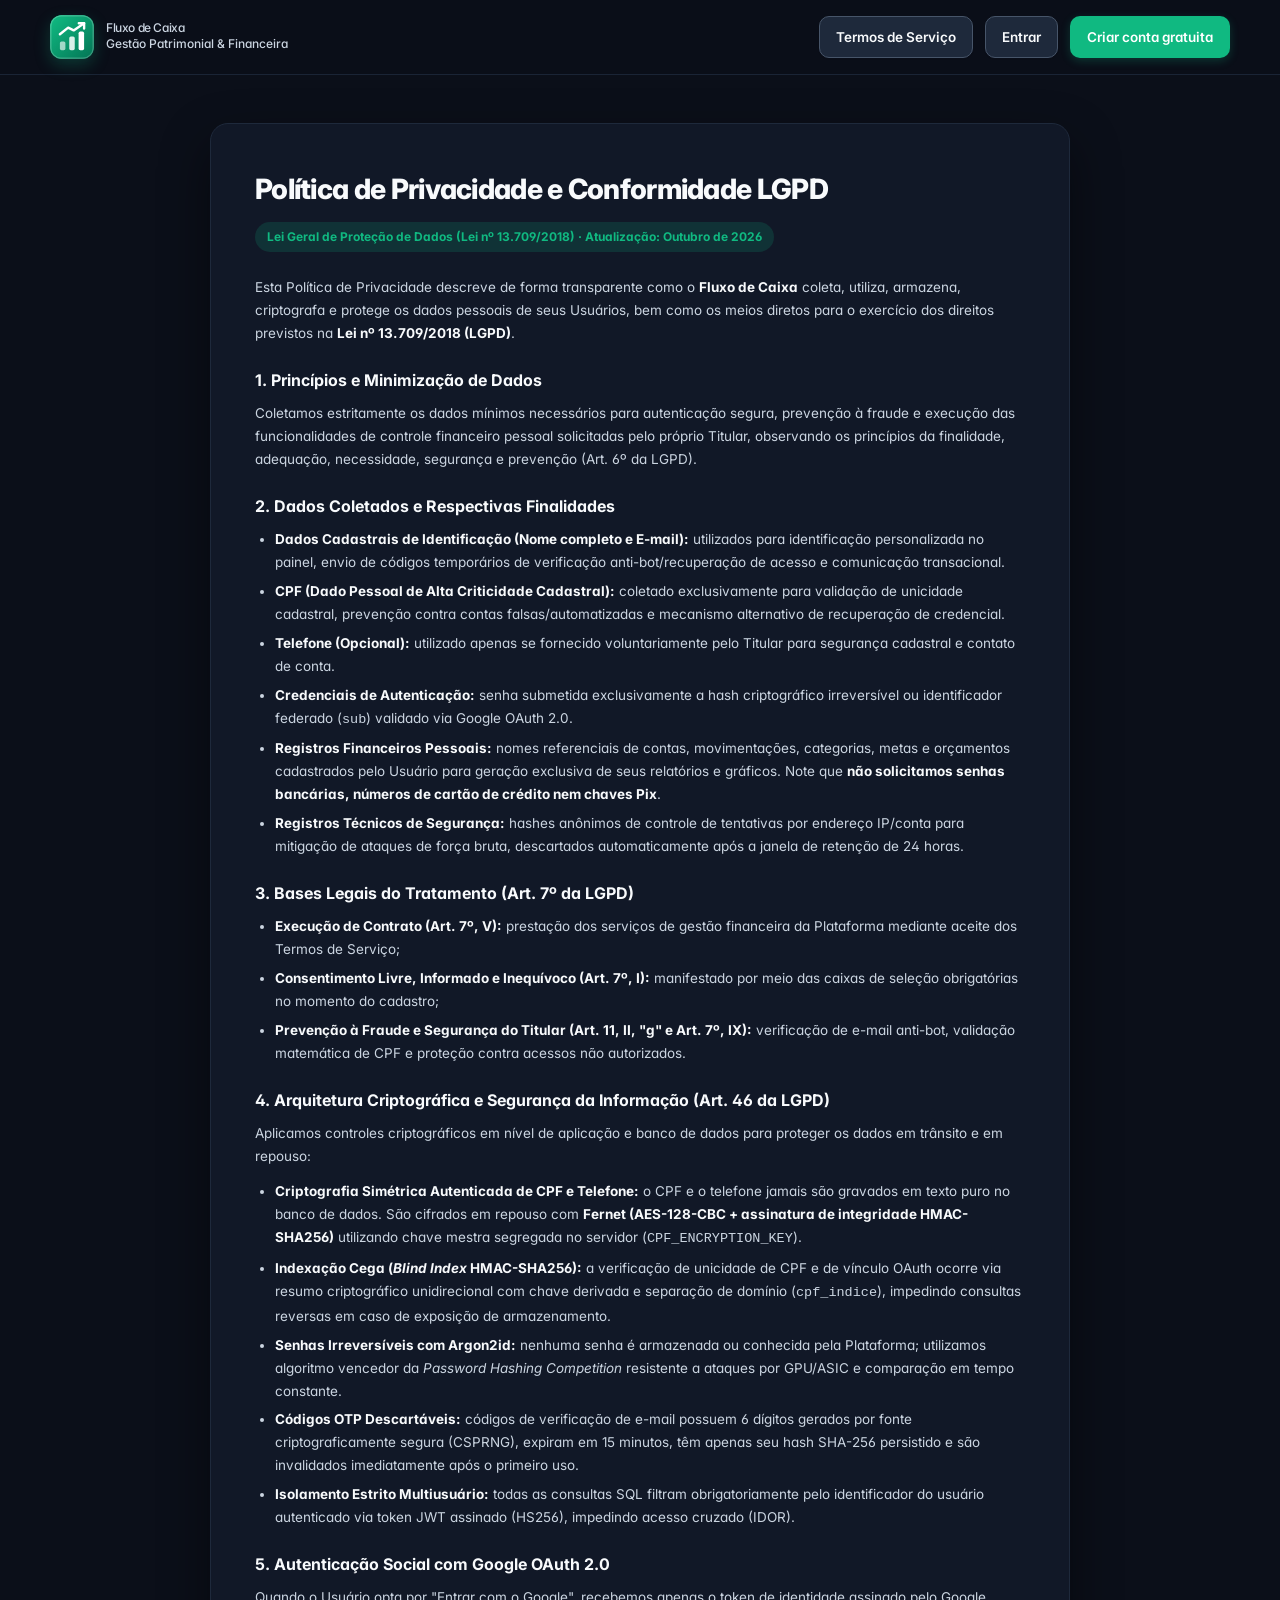
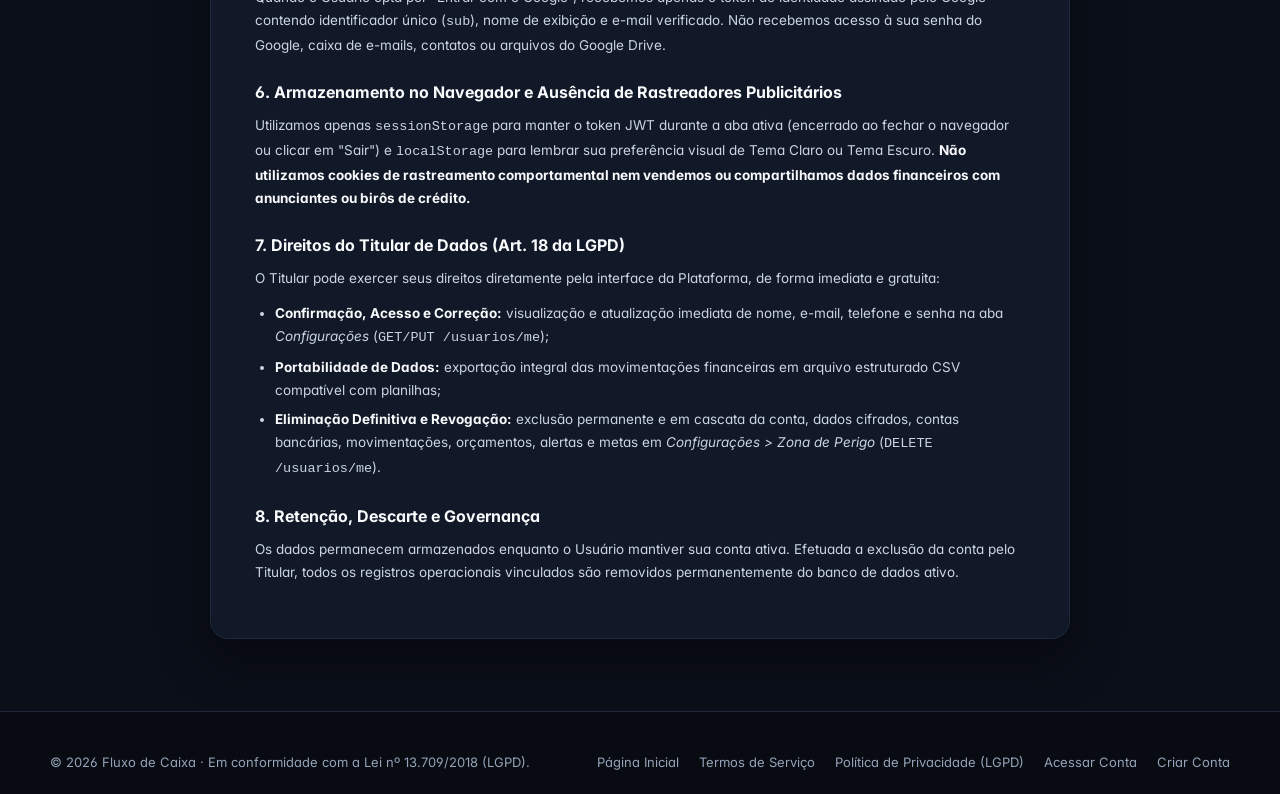
<file: frontend/privacidade.html>
<!DOCTYPE html>
<html lang="pt-BR">
<head>
    <meta charset="UTF-8">
    <meta name="viewport" content="width=device-width, initial-scale=1.0">
    <meta
        name="description"
        content="Política de Privacidade e Conformidade com a LGPD (Lei nº 13.709/2018) da plataforma Fluxo de Caixa."
    >
    <title>Política de Privacidade e LGPD | Fluxo de Caixa</title>
    <link rel="icon" href="assets/logo.svg" type="image/svg+xml">
    <link rel="stylesheet" href="css/style.css?v=18">
    <script src="js/legal.js?v=18" defer></script>
</head>
<body class="landing-page">
    <header class="landing-navbar">
        <div class="landing-container landing-navbar-inner">
            <a href="inicio.html" class="brand" aria-label="Página inicial do Fluxo de Caixa">
                <span class="brand-logo" aria-hidden="true">
                    <svg xmlns="http://www.w3.org/2000/svg" viewBox="0 0 40 40" role="img" aria-label="Fluxo de Caixa">
                        <defs>
                            <linearGradient id="fc_logo_privacidade" x1="2" y1="2" x2="38" y2="38" gradientUnits="userSpaceOnUse">
                                <stop offset="0" stop-color="#10B981"/>
                                <stop offset="1" stop-color="#047857"/>
                            </linearGradient>
                        </defs>
                        <rect width="40" height="40" rx="10" fill="url(#fc_logo_privacidade)"/>
                        <rect x="0.75" y="0.75" width="38.5" height="38.5" rx="9.25" fill="none" stroke="#FFFFFF" stroke-opacity="0.22" stroke-width="1.2"/>
                        <rect x="9" y="24" width="5" height="8" rx="1.5" fill="#ffffff" fill-opacity="0.62"/>
                        <rect x="17.5" y="19.5" width="5" height="12.5" rx="1.5" fill="#ffffff" fill-opacity="0.85"/>
                        <rect x="26" y="15" width="5" height="17" rx="1.5" fill="#ffffff"/>
                        <path d="M9 17.5 L16.5 11.5 L21.5 14 L31 7.5" fill="none" stroke="#ffffff" stroke-width="2.2" stroke-linecap="round" stroke-linejoin="round"/>
                        <path d="M26.2 7.5 H31 V12.3" fill="none" stroke="#ffffff" stroke-width="2.2" stroke-linecap="round" stroke-linejoin="round"/>
                    </svg>
                </span>
                <div>
                    <span class="brand-title">Fluxo de Caixa</span>
                    <span class="brand-subtitle">Gestão Patrimonial &amp; Financeira</span>
                </div>
            </a>

            <div class="landing-nav-actions">
                <a href="termos.html" class="button-secondary">Termos de Serviço</a>
                <a href="login.html" class="button-secondary">Entrar</a>
                <a href="cadastro.html" class="button-primary">Criar conta gratuita</a>
            </div>
        </div>
    </header>

    <main class="landing-container legal-page-shell">
        <section class="legal-document-card" id="standalone-privacidade-content" aria-live="polite">
            <noscript>
                <h1>Política de Privacidade e Conformidade LGPD</h1>
                <p>Habilite o JavaScript no navegador ou retorne à tela de cadastro para visualizar a Política de Privacidade completa.</p>
            </noscript>
        </section>
    </main>

    <footer class="landing-footer">
        <div class="landing-container landing-footer-inner">
            <p>&copy; 2026 Fluxo de Caixa · Em conformidade com a Lei nº 13.709/2018 (LGPD).</p>
            <nav class="landing-footer-links" aria-label="Links institucionais">
                <a href="inicio.html">Página Inicial</a>
                <a href="termos.html">Termos de Serviço</a>
                <a href="privacidade.html">Política de Privacidade (LGPD)</a>
                <a href="login.html">Acessar Conta</a>
                <a href="cadastro.html">Criar Conta</a>
            </nav>
        </div>
    </footer>
</body>
</html>
</file>
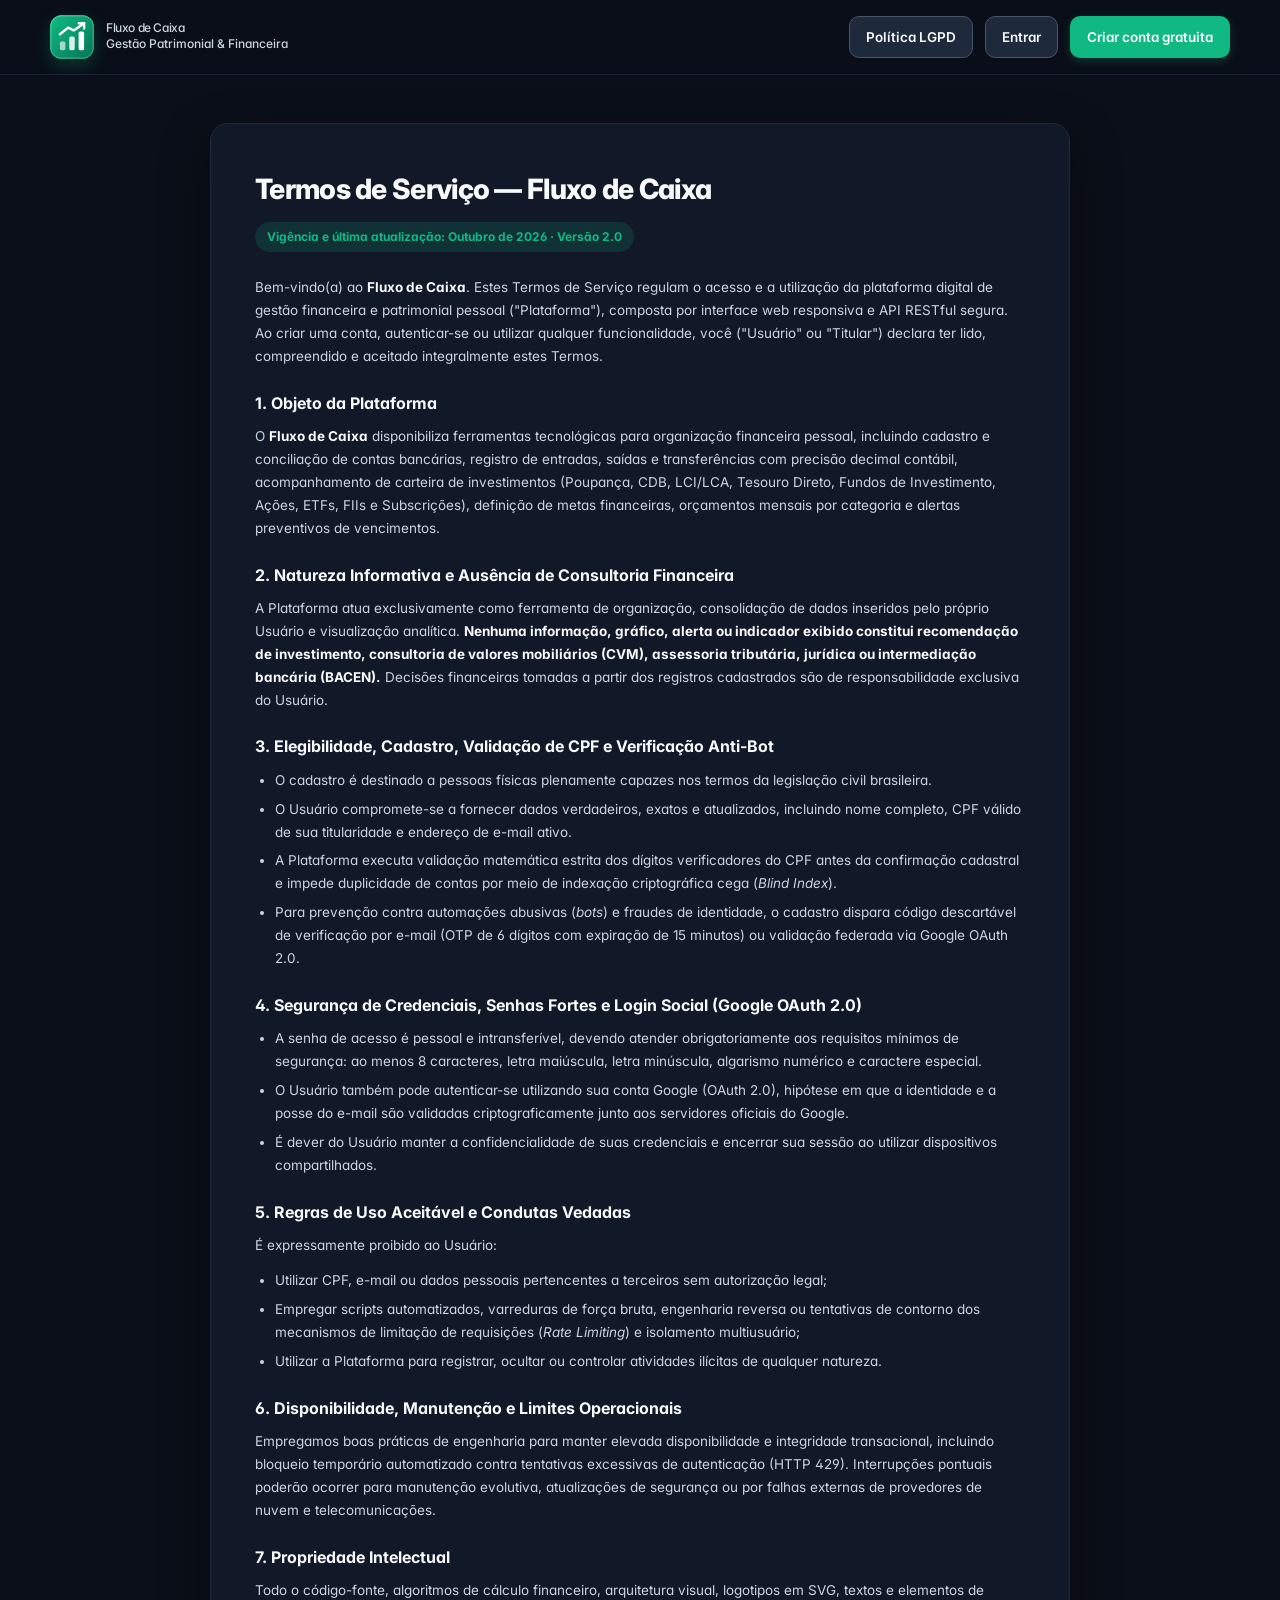
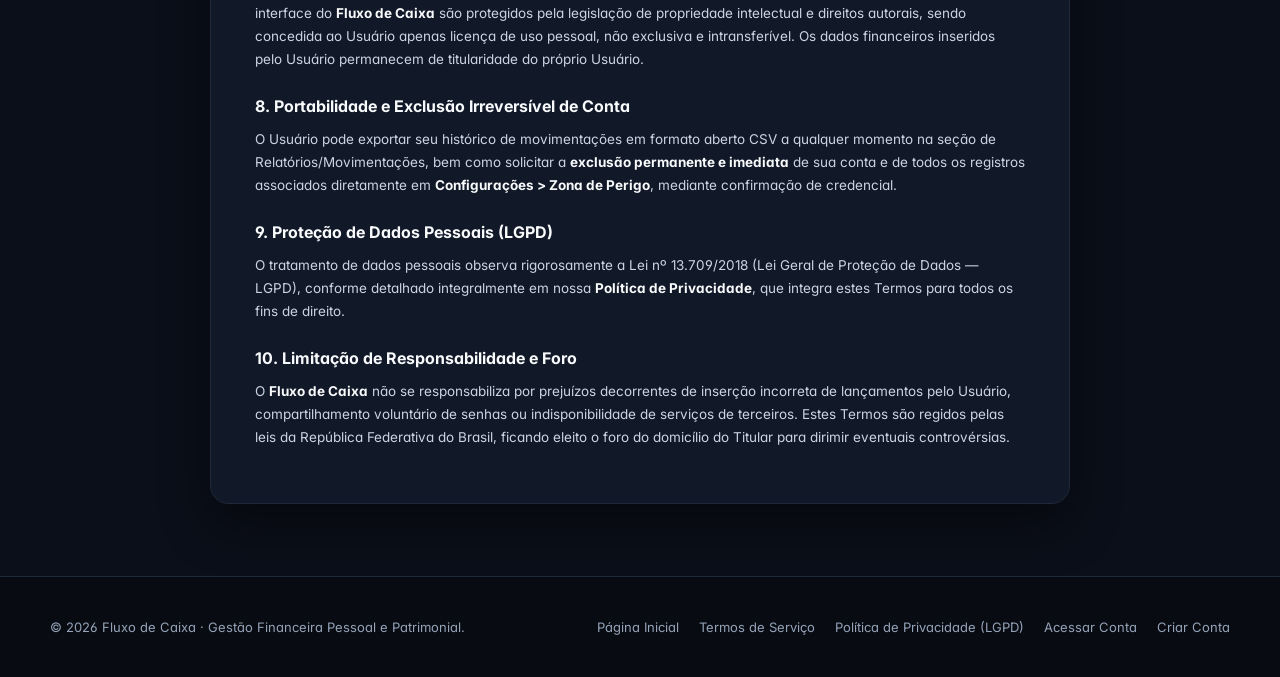
<file: frontend/termos.html>
<!DOCTYPE html>
<html lang="pt-BR">
<head>
    <meta charset="UTF-8">
    <meta name="viewport" content="width=device-width, initial-scale=1.0">
    <meta
        name="description"
        content="Termos de Serviço oficiais da plataforma de gestão financeira e patrimonial Fluxo de Caixa."
    >
    <title>Termos de Serviço | Fluxo de Caixa</title>
    <link rel="icon" href="assets/logo.svg" type="image/svg+xml">
    <link rel="stylesheet" href="css/style.css?v=18">
    <script src="js/legal.js?v=18" defer></script>
</head>
<body class="landing-page">
    <header class="landing-navbar">
        <div class="landing-container landing-navbar-inner">
            <a href="inicio.html" class="brand" aria-label="Página inicial do Fluxo de Caixa">
                <span class="brand-logo" aria-hidden="true">
                    <svg xmlns="http://www.w3.org/2000/svg" viewBox="0 0 40 40" role="img" aria-label="Fluxo de Caixa">
                        <defs>
                            <linearGradient id="fc_logo_termos" x1="2" y1="2" x2="38" y2="38" gradientUnits="userSpaceOnUse">
                                <stop offset="0" stop-color="#10B981"/>
                                <stop offset="1" stop-color="#047857"/>
                            </linearGradient>
                        </defs>
                        <rect width="40" height="40" rx="10" fill="url(#fc_logo_termos)"/>
                        <rect x="0.75" y="0.75" width="38.5" height="38.5" rx="9.25" fill="none" stroke="#FFFFFF" stroke-opacity="0.22" stroke-width="1.2"/>
                        <rect x="9" y="24" width="5" height="8" rx="1.5" fill="#ffffff" fill-opacity="0.62"/>
                        <rect x="17.5" y="19.5" width="5" height="12.5" rx="1.5" fill="#ffffff" fill-opacity="0.85"/>
                        <rect x="26" y="15" width="5" height="17" rx="1.5" fill="#ffffff"/>
                        <path d="M9 17.5 L16.5 11.5 L21.5 14 L31 7.5" fill="none" stroke="#ffffff" stroke-width="2.2" stroke-linecap="round" stroke-linejoin="round"/>
                        <path d="M26.2 7.5 H31 V12.3" fill="none" stroke="#ffffff" stroke-width="2.2" stroke-linecap="round" stroke-linejoin="round"/>
                    </svg>
                </span>
                <div>
                    <span class="brand-title">Fluxo de Caixa</span>
                    <span class="brand-subtitle">Gestão Patrimonial &amp; Financeira</span>
                </div>
            </a>

            <div class="landing-nav-actions">
                <a href="privacidade.html" class="button-secondary">Política LGPD</a>
                <a href="login.html" class="button-secondary">Entrar</a>
                <a href="cadastro.html" class="button-primary">Criar conta gratuita</a>
            </div>
        </div>
    </header>

    <main class="landing-container legal-page-shell">
        <section class="legal-document-card" id="standalone-termos-content" aria-live="polite">
            <noscript>
                <h1>Termos de Serviço — Fluxo de Caixa</h1>
                <p>Habilite o JavaScript no navegador ou retorne à tela de cadastro para visualizar os Termos de Serviço completos.</p>
            </noscript>
        </section>
    </main>

    <footer class="landing-footer">
        <div class="landing-container landing-footer-inner">
            <p>&copy; 2026 Fluxo de Caixa · Gestão Financeira Pessoal e Patrimonial.</p>
            <nav class="landing-footer-links" aria-label="Links institucionais">
                <a href="inicio.html">Página Inicial</a>
                <a href="termos.html">Termos de Serviço</a>
                <a href="privacidade.html">Política de Privacidade (LGPD)</a>
                <a href="login.html">Acessar Conta</a>
                <a href="cadastro.html">Criar Conta</a>
            </nav>
        </div>
    </footer>
</body>
</html>
</file>
<file: frontend/css/style.css>
@import url("https://fonts.googleapis.com/css2?family=Inter:wght@400;500;600;700;800&display=swap");

/* ========================================
   FLUXO DE CAIXA
   Sistema de Design Institucional (Claro, Escuro, Auth, Landing & LGPD)
======================================== */

/* 1. Variáveis semânticas de cores, tipografia, superfícies e botões (Tema Claro — WCAG AA+) */
:root,
html[data-theme="light"],
body.light-theme {
    color-scheme: light;

    /* Identidade Institucional Esmeralda */
    --color-primary: #10b981;
    --color-primary-dark: #059669;
    --color-primary-text: #047857;
    --color-primary-light: #ecfdf5;

    --color-blue: #2563eb;
    --color-blue-dark: #1e40af;
    --color-blue-light: rgba(37, 99, 235, 0.1);

    /* Superfícies do Tema Claro */
    --bg-main: #f8fafc;
    --bg-card: #ffffff;
    --bg-input: #ffffff;
    --border-input: #94a3b8;

    --color-background: #f8fafc;
    --color-surface: #ffffff;
    --color-surface-subtle: #f1f5f9;
    --color-surface-hover: #e2e8f0;
    --color-input-bg: #ffffff;
    --color-input-focus-bg: #ffffff;
    --color-input-border: #94a3b8;

    /* Tipografia de Alto Contraste no Tema Claro */
    --text-primary: #0f172a;
    --text-secondary: #475569;
    --color-text: #0f172a;
    --color-label: #1e293b;
    --color-text-secondary: #475569;
    --color-text-muted: #475569;

    /* Bordas nítidas */
    --color-border: #cbd5e1;
    --color-border-strong: #94a3b8;
    --color-border-focus: #10b981;

    /* Hierarquia Estrita de Botões no Tema Claro (Verde com TEXTO PRETO) */
    --btn-primary-bg: #10b981;
    --btn-primary-hover: #059669;
    --btn-primary-text: #0b0f19;
    --btn-primary-weight: 700;

    --btn-secondary-bg: #ffffff;
    --btn-secondary-hover: #f1f5f9;
    --btn-secondary-border: #cbd5e1;
    --btn-secondary-text: #0f172a;

    --btn-logout-bg: #dc2626;
    --btn-logout-hover: #991b1b;
    --btn-logout-border: #b91c1c;
    --btn-logout-text: #ffffff;

    --color-income: #047857;
    --color-expense: #be123c;
    --color-field-error: #dc2626;

    --font-sans: "Inter", system-ui, -apple-system, "Segoe UI", Roboto, Arial, sans-serif;

    --sidebar-width: 264px;
    --radius-sm: 6px;
    --radius-md: 10px;
    --radius-card: 14px;
    --radius-lg: 18px;

    --shadow-card: 0 1px 3px rgba(15, 23, 42, 0.06), 0 6px 18px rgba(15, 23, 42, 0.04);
    --shadow-card-hover: 0 8px 24px rgba(15, 23, 42, 0.09);
    --shadow-elevated: 0 20px 48px rgba(15, 23, 42, 0.18);
}

/* Tema Escuro (Dark Mode) & Superfícies Institucionais de Autenticação/Landing */
html[data-theme="dark"],
body.dark-theme,
body.login-page,
body.landing-page {
    color-scheme: dark;

    --color-primary: #10b981;
    --color-primary-dark: #059669;
    --color-primary-text: #34d399;
    --color-primary-light: rgba(16, 185, 129, 0.16);

    --color-blue: #3b82f6;
    --color-blue-dark: #1d4ed8;
    --color-blue-light: rgba(59, 130, 246, 0.16);

    /* Superfícies do Tema Escuro */
    --bg-main: #0b0f19;
    --bg-card: #111827;
    --bg-input: #0f172a;
    --border-input: #334155;

    --color-background: #0b0f19;
    --color-surface: #111827;
    --color-surface-subtle: #1e293b;
    --color-surface-hover: #273549;
    --color-input-bg: #0f172a;
    --color-input-focus-bg: #1e293b;
    --color-input-border: #334155;

    /* Tipografia de Alto Contraste no Tema Escuro */
    --text-primary: #f8fafc;
    --text-secondary: #cbd5e1;
    --color-text: #f8fafc;
    --color-label: #e2e8f0;
    --color-text-secondary: #cbd5e1;
    --color-text-muted: #94a3b8;

    /* Bordas visíveis */
    --color-border: #334155;
    --color-border-strong: #475569;
    --color-border-focus: #10b981;

    /* Hierarquia Estrita de Botões no Tema Escuro (Verde com TEXTO BRANCO) */
    --btn-primary-bg: #10b981;
    --btn-primary-hover: #059669;
    --btn-primary-text: #ffffff;
    --btn-primary-weight: 600;

    --btn-secondary-bg: #1e293b;
    --btn-secondary-hover: #334155;
    --btn-secondary-border: #475569;
    --btn-secondary-text: #f8fafc;

    --btn-logout-bg: #dc2626;
    --btn-logout-hover: #991b1b;
    --btn-logout-border: #b91c1c;
    --btn-logout-text: #ffffff;

    --color-income: #34d399;
    --color-expense: #fb7185;
    --color-field-error: #fda4af;

    --shadow-card: 0 8px 26px rgba(0, 0, 0, 0.38);
    --shadow-card-hover: 0 14px 34px rgba(0, 0, 0, 0.5);
    --shadow-elevated: 0 24px 64px rgba(0, 0, 0, 0.68);
}

/* 2. Reset e configurações tipográficas globais */
* {
    margin: 0;
    padding: 0;
    box-sizing: border-box;
}

html {
    scroll-behavior: smooth;
    max-width: 100vw;
    overflow-x: hidden;
    -webkit-text-size-adjust: 100%;
}

body {
    min-height: 100vh;
    max-width: 100vw;
    overflow-x: hidden;
    background: var(--color-background);
    color: var(--color-text);
    font-family: var(--font-sans);
    font-size: 14px;
    line-height: 1.55;
    font-feature-settings: "cv02", "cv03", "cv04", "cv11";
    -webkit-font-smoothing: antialiased;
    -moz-osx-font-smoothing: grayscale;
}

html.modal-open,
body.modal-open {
    overflow: hidden !important;
}

button,
input,
select,
textarea {
    font: inherit;
}

button,
a {
    -webkit-tap-highlight-color: transparent;
}

button:focus-visible,
a:focus-visible {
    outline: 3px solid rgba(16, 185, 129, 0.35);
    outline-offset: 2px;
}

a {
    color: inherit;
    text-decoration: none;
}

button {
    cursor: pointer;
}

/* 3. Estrutura geral da SPA */
.app {
    min-height: 100vh;
    max-width: 100vw;
    overflow-x: hidden;
}

.sidebar {
    position: fixed;
    top: 0;
    left: 0;
    bottom: 0;
    z-index: 10;

    display: flex;
    flex-direction: column;

    width: var(--sidebar-width);
    padding: 26px 18px 20px;

    background: var(--color-surface);
    border-right: 1px solid var(--color-border);
}

/* 4. Identidade visual e Logotipo SVG Oficial */
.brand {
    display: flex;
    align-items: center;
    gap: 12px;
    padding: 0 8px 28px;
}

.brand-logo,
.brand-icon {
    display: inline-flex;
    align-items: center;
    justify-content: center;
    flex-shrink: 0;
    width: 44px;
    height: 44px;
    border-radius: 12px;
    background: linear-gradient(135deg, #10b981 0%, #047857 100%);
    color: #ffffff;
    font-size: 15px;
    font-weight: 800;
    letter-spacing: -0.5px;
    box-shadow: 0 6px 16px rgba(16, 185, 129, 0.25);
    overflow: hidden;
}

.brand-logo svg,
.brand-logo img {
    width: 100%;
    height: 100%;
    display: block;
}

.brand h1,
.brand-title {
    display: block;
    font-size: 16px;
    font-weight: 700;
    letter-spacing: -0.4px;
    line-height: 1.2;
    color: var(--color-text);
}

.brand span,
.brand-subtitle {
    display: block;
    color: var(--color-text-secondary);
    font-size: 12px;
    font-weight: 500;
}

/* 5. Navegação lateral */
.navigation {
    display: flex;
    flex-direction: column;
    gap: 6px;
}

.menu-label {
    margin: 0 10px 10px;
    color: var(--color-text-muted);
    font-size: 10.5px;
    font-weight: 800;
    letter-spacing: 1.1px;
    text-transform: uppercase;
}

.nav-link {
    display: flex;
    align-items: center;
    gap: 12px;

    min-height: 44px;
    padding: 0 13px;

    border-radius: 10px;
    color: var(--color-text-secondary);

    font-size: 13.5px;
    font-weight: 600;
    transition:
        background 0.18s ease,
        color 0.18s ease;
}

.nav-link > span {
    display: grid;
    place-items: center;
    width: 22px;
    font-size: 18px;
}

.nav-link:hover {
    background: var(--color-surface-hover);
    color: var(--color-text);
}

.nav-link.active {
    background: var(--color-primary-light);
    color: var(--color-primary-text);
    font-weight: 700;
}

.nav-link.active > span {
    color: var(--color-primary-text);
}

/* 6. Rodapé da Sidebar (Atalhos, Configurações e Conformidade Legal) */
.sidebar-footer {
    display: flex;
    flex-direction: column;
    gap: 5px;

    margin-top: auto;
    padding: 14px 6px 0;

    border-top: 1px solid var(--color-border);
}

.sidebar-footer-link {
    display: flex;
    align-items: center;
    gap: 11px;
    padding: 9px 12px;
    border-radius: 10px;
    color: var(--color-text-secondary);
    font-size: 13px;
    font-weight: 600;
    text-decoration: none;
    transition: background 0.18s ease, color 0.18s ease;
}

.sidebar-footer-link:hover {
    background: var(--color-surface-hover);
    color: var(--color-text);
}

.sidebar-footer-icon {
    display: flex;
    align-items: center;
    justify-content: center;
    width: 20px;
    height: 20px;
    color: var(--color-text-muted);
    transition: color 0.18s ease;
}

.sidebar-footer-link:hover .sidebar-footer-icon,
.sidebar-footer-link.active .sidebar-footer-icon {
    color: var(--color-primary);
}

.sidebar-footer-link.active {
    background: var(--color-primary-light);
    color: var(--color-primary);
    font-weight: 700;
}

html:not([data-theme="dark"]) body:not(.dark-theme) .sidebar-footer-link.active {
    color: var(--color-primary-dark);
}

.sidebar-legal-links {
    display: flex;
    align-items: center;
    justify-content: center;
    flex-wrap: wrap;
    gap: 10px;
    padding: 8px 6px 0;
    font-size: 11px;
    color: var(--color-text-muted);
}

.sidebar-legal-links a {
    color: var(--color-text-muted);
    transition: color 0.15s ease;
}

.sidebar-legal-links a:hover {
    color: var(--color-primary);
    text-decoration: underline;
}

/* 7. Conteúdo principal */
.main-content {
    min-height: 100vh;
    margin-left: var(--sidebar-width);
    padding: 32px 38px;
    max-width: calc(100vw - var(--sidebar-width));
    overflow-x: hidden;
    min-width: 0;
}

.summary-grid,
.content-grid,
.panel,
.table-container,
.app-view {
    min-width: 0;
    max-width: 100%;
}

.topbar {
    display: flex;
    align-items: center;
    justify-content: space-between;
    flex-wrap: wrap;
    gap: 20px;
    margin-bottom: 28px;
}

.eyebrow {
    margin-bottom: 6px;
    color: var(--color-primary);
    font-size: 11px;
    font-weight: 800;
    letter-spacing: 1.2px;
    text-transform: uppercase;
}

html:not([data-theme="dark"]) body:not(.dark-theme) .eyebrow {
    color: var(--color-primary-dark);
}

.topbar h2 {
    font-size: clamp(22px, 2.3vw, 29px);
    font-weight: 800;
    letter-spacing: -0.8px;
    line-height: 1.22;
    color: var(--color-text);
}

.subtitle {
    margin-top: 6px;
    color: var(--color-text-secondary);
    font-size: 13.5px;
}

.topbar-actions {
    display: flex;
    align-items: center;
    flex-wrap: wrap;
    gap: 12px;
}

.date-label {
    padding: 8px 12px;
    border-radius: 10px;
    background: var(--color-surface);
    border: 1px solid var(--color-border);
    color: var(--color-text-secondary);
    font-size: 12px;
    font-weight: 600;
}

/* 8. Sistema Estrito de Botões (Claro, Escuro, Sair Vermelho, Disabled & Loading) */
.button-primary,
.button-secondary,
.btn-logout,
#logout {
    display: inline-flex;
    align-items: center;
    justify-content: center;
    gap: 8px;
    min-height: 42px;
    padding: 0 16px;
    border-radius: 10px;
    font-size: 13.5px;
    line-height: 1.2;
    white-space: nowrap;
    cursor: pointer;
    transition:
        background-color 0.18s ease,
        border-color 0.18s ease,
        color 0.18s ease,
        transform 0.18s ease,
        box-shadow 0.18s ease,
        opacity 0.18s ease;
}

.button-primary {
    border: 1px solid transparent;
    background: var(--btn-primary-bg);
    color: var(--btn-primary-text);
    font-weight: var(--btn-primary-weight);
    box-shadow: 0 3px 10px rgba(16, 185, 129, 0.24);
}

.button-primary:hover:not(:disabled) {
    background: var(--btn-primary-hover);
    color: var(--btn-primary-text);
    box-shadow: 0 6px 16px rgba(16, 185, 129, 0.34);
    transform: translateY(-1px);
}

.button-primary:focus-visible {
    outline: 3px solid rgba(16, 185, 129, 0.45);
    outline-offset: 2px;
}

.button-primary:active:not(:disabled) {
    transform: translateY(0);
}

.button-secondary {
    border: 1px solid var(--btn-secondary-border);
    background: var(--btn-secondary-bg);
    color: var(--btn-secondary-text);
    font-weight: 600;
    box-shadow: 0 1px 2px rgba(15, 23, 42, 0.04);
}

.button-secondary:hover:not(:disabled) {
    border-color: var(--color-border-strong);
    background: var(--btn-secondary-hover);
    color: var(--btn-secondary-text);
    transform: translateY(-1px);
}

.button-secondary:focus-visible {
    outline: 3px solid rgba(16, 185, 129, 0.38);
    outline-offset: 2px;
}

.button-secondary:active:not(:disabled) {
    transform: translateY(0);
}

/* Botão Sair (Logout): SEMPRE VERMELHO com TEXTO BRANCO em todos os temas */
.btn-logout,
#logout {
    border: 1px solid var(--btn-logout-border);
    background: var(--btn-logout-bg);
    color: var(--btn-logout-text) !important;
    font-weight: 700;
    box-shadow: 0 3px 10px rgba(220, 38, 38, 0.22);
}

.btn-logout:hover:not(:disabled),
#logout:hover:not(:disabled) {
    background: var(--btn-logout-hover);
    border-color: var(--btn-logout-hover);
    color: #ffffff !important;
    box-shadow: 0 6px 16px rgba(220, 38, 38, 0.32);
    transform: translateY(-1px);
}

.btn-logout:focus-visible,
#logout:focus-visible {
    outline: 3px solid rgba(220, 38, 38, 0.45);
    outline-offset: 2px;
}

.btn-logout:active:not(:disabled),
#logout:active:not(:disabled) {
    transform: translateY(0);
}

/* Estados :disabled e .is-loading acessíveis */
.button-primary:disabled,
.button-secondary:disabled,
.button-danger:disabled,
.btn-logout:disabled,
#logout:disabled {
    opacity: 0.6;
    cursor: not-allowed;
    transform: none !important;
    box-shadow: none;
}

.is-loading {
    position: relative;
    cursor: wait !important;
}

.is-loading::before {
    content: "";
    display: inline-block;
    width: 14px;
    height: 14px;
    border: 2px solid currentColor;
    border-right-color: transparent;
    border-radius: 50%;
    animation: spin 0.7s linear infinite;
    flex-shrink: 0;
}

/* 9. Cartões de resumo ("Boxes" refinadas com alinhamento, padding e sombra) */
.summary-grid {
    display: grid;
    grid-template-columns: repeat(4, minmax(0, 1fr));
    gap: 18px;
    margin-bottom: 24px;
}

.summary-card {
    display: flex;
    flex-direction: column;
    justify-content: space-between;
    min-width: 0;
    padding: 22px 22px;

    border: 1px solid var(--color-border);
    border-radius: var(--radius-card);

    background: var(--color-surface);
    box-shadow: var(--shadow-card);

    transition:
        transform 0.2s ease,
        box-shadow 0.2s ease,
        border-color 0.2s ease;
}

.summary-card:hover {
    transform: translateY(-2px);
    box-shadow: var(--shadow-card-hover);
    border-color: var(--color-border-strong);
}

.card-heading {
    display: flex;
    align-items: center;
    justify-content: space-between;
    gap: 12px;
    color: var(--color-text-secondary);
    font-size: 12.5px;
    font-weight: 600;
}

.card-icon {
    display: flex;
    align-items: center;
    justify-content: center;

    flex-shrink: 0;
    width: 38px;
    height: 38px;

    border-radius: 10px;
    background: var(--color-surface-hover);
    color: var(--color-text-secondary);
    transition: background 0.2s ease, color 0.2s ease;
}

.card-icon svg {
    width: 20px;
    height: 20px;
    display: block;
}

.card-icon.balance-icon {
    background: rgba(59, 130, 246, 0.12);
    color: #2563eb;
}

.card-icon.income-icon {
    background: rgba(16, 185, 129, 0.12);
    color: #059669;
}

.card-icon.expense-icon {
    background: rgba(190, 18, 60, 0.12);
    color: #be123c;
}

.card-icon.result-icon {
    background: rgba(99, 102, 241, 0.12);
    color: #6366f1;
}

body.dark-theme .card-icon.balance-icon {
    background: rgba(59, 130, 246, 0.18);
    color: #60a5fa;
}

body.dark-theme .card-icon.income-icon {
    background: rgba(16, 185, 129, 0.18);
    color: #34d399;
}

body.dark-theme .card-icon.expense-icon {
    background: rgba(244, 63, 94, 0.18);
    color: #fb7185;
}

body.dark-theme .card-icon.result-icon {
    background: rgba(99, 102, 241, 0.18);
    color: #a5b4fc;
}

.card-value {
    overflow-wrap: anywhere;
    margin: 16px 0 8px;
    font-size: clamp(20px, 1.85vw, 26px);
    font-weight: 800;
    letter-spacing: -0.7px;
    line-height: 1.2;
    font-variant-numeric: tabular-nums;
    color: var(--color-text);
}

.card-description {
    color: var(--color-text-secondary);
    font-size: 12px;
    line-height: 1.4;
}

/* 10. Painéis e containers principais ("Boxes") */
.content-grid {
    display: grid;
    grid-template-columns: minmax(0, 1.6fr) minmax(280px, 1fr);
    gap: 22px;
    margin-bottom: 24px;
}

.panel {
    min-width: 0;
    padding: 24px 26px;

    border: 1px solid var(--color-border);
    border-radius: var(--radius-card);

    background: var(--color-surface);
    box-shadow: var(--shadow-card);
}

.panel-header {
    display: flex;
    align-items: center;
    justify-content: space-between;
    flex-wrap: wrap;
    gap: 16px;
    margin-bottom: 22px;
}

.panel-header h3 {
    font-size: 16px;
    font-weight: 700;
    letter-spacing: -0.3px;
    color: var(--color-text);
}

.panel-header p {
    margin-top: 4px;
    color: var(--color-text-secondary);
    font-size: 12.5px;
}

.period-label {
    padding: 7px 12px;
    border: 1px solid var(--color-border);
    border-radius: 10px;
    background: var(--color-surface-subtle);
    color: var(--color-text-secondary);
    font-size: 11.5px;
    font-weight: 600;
}

/* 11. Espaço reservado ao gráfico */
.chart-placeholder {
    display: flex;
    flex-direction: column;
    align-items: center;
    justify-content: center;

    min-height: 230px;
    padding: 26px;

    border: 1px dashed var(--color-border-strong);
    border-radius: 12px;
    background: var(--color-surface-subtle);
    text-align: center;
}

.chart-symbol {
    display: grid;
    place-items: center;

    width: 48px;
    height: 48px;
    margin-bottom: 14px;

    border-radius: 14px;
    background: var(--color-primary-light);
    color: var(--color-primary);
    font-size: 24px;
}

.chart-placeholder h4 {
    font-size: 14px;
    font-weight: 700;
    color: var(--color-text);
}

.chart-placeholder p {
    max-width: 300px;
    margin-top: 8px;
    color: var(--color-text-secondary);
    font-size: 12.5px;
}

/* 12. Estado vazio das contas */
.empty-state {
    display: flex;
    flex-direction: column;
    align-items: center;
    justify-content: center;
    min-height: 220px;
    padding: 20px;
    border-radius: 12px;
    text-align: center;
}

.empty-icon {
    display: grid;
    place-items: center;

    width: 50px;
    height: 50px;
    margin-bottom: 14px;

    border-radius: 14px;
    background: var(--color-surface-hover);
    color: var(--color-text-muted);
    font-size: 24px;
}

.empty-state p {
    font-size: 13.5px;
    font-weight: 700;
    color: var(--color-text);
}

.empty-state > span {
    max-width: 240px;
    margin-top: 6px;
    color: var(--color-text-secondary);
    font-size: 12px;
}

.accounts-list {
    display: flex;
    flex-direction: column;
    gap: 12px;
}

.account-summary {
    display: flex;
    align-items: center;
    justify-content: space-between;
    flex-wrap: wrap;
    gap: 10px;
    padding: 13px 14px;
    border: 1px solid var(--color-border);
    border-radius: 12px;
    background: var(--color-surface-subtle);
}

.account-summary strong {
    color: var(--color-text);
    font-size: 13.5px;
}

.account-summary span {
    color: var(--color-text-secondary);
    font-size: 12px;
}

/* 13. Tabela de movimentações (100% compatível com Claro e Escuro) */
.transactions-panel {
    margin-bottom: 24px;
}

.text-link {
    color: var(--color-primary);
    font-size: 12.5px;
    font-weight: 700;
}

html:not([data-theme="dark"]) body:not(.dark-theme) .text-link {
    color: var(--color-primary-dark);
}

.text-link:hover {
    text-decoration: underline;
}

.table-container {
    width: 100%;
    overflow-x: auto;
    border: 1px solid var(--color-border);
    border-radius: 12px;
}

table {
    width: 100%;
    border-collapse: collapse;
    text-align: left;
    white-space: nowrap;
}

thead {
    background: var(--color-surface-subtle);
    border-bottom: 1px solid var(--color-border);
}

th {
    padding: 13px 16px;
    color: var(--color-text-muted);
    font-size: 11px;
    font-weight: 700;
    letter-spacing: 0.6px;
    text-transform: uppercase;
}

td {
    padding: 15px 16px;
    border-bottom: 1px solid var(--color-border);
    color: var(--color-text);
    font-size: 13px;
    font-variant-numeric: tabular-nums;
}

tbody tr:last-child td {
    border-bottom: 0;
}

tbody tr:hover {
    background: var(--color-surface-hover);
}

.align-right {
    text-align: right;
}

.table-empty {
    padding: 36px 16px;
    color: var(--color-text-secondary);
    text-align: center;
    white-space: normal;
}

/* ====================================================================
   CAMPOS DE FORMULÁRIO E MODAIS (UNIFICADOS PARA TEMA CLARO E ESCURO)
   ==================================================================== */

.form-field {
    display: flex;
    flex-direction: column;
    justify-content: flex-start;
    align-items: stretch;
    gap: 8px;
    min-width: 0;
    width: 100%;
}

.form-field label {
    font-size: 12.5px;
    font-weight: 600;
    color: var(--color-label);
}

.field-label-row {
    display: flex;
    align-items: center;
    justify-content: space-between;
    gap: 12px;
}

.forgot-password-link {
    background: none;
    border: none;
    padding: 0;
    color: var(--color-blue);
    font-size: 12px;
    font-weight: 600;
    cursor: pointer;
    transition: color 0.18s ease;
}

.forgot-password-link:hover {
    color: #60a5fa;
    text-decoration: underline;
}

.field-help,
.field-optional {
    color: var(--color-text-muted);
    font-size: 11.5px;
    line-height: 1.4;
}

/* Padronização unificada de inputs (email, password, text, tel, number, date, month) e textarea */
.form-field input,
.form-field input[type="email"],
.form-field input[type="password"],
.form-field input[type="text"],
.form-field input[type="tel"],
.form-field input[type="number"],
.form-field input[type="date"],
.form-field input[type="month"],
.form-field textarea {
    width: 100%;
    min-height: 44px;
    padding: 10px 14px;
    border: 1px solid var(--border-input);
    border-radius: 10px;
    background-color: var(--bg-input);
    color: var(--text-primary);
    font-size: 13.5px;
    transition:
        border-color 0.18s ease,
        box-shadow 0.18s ease,
        background-color 0.18s ease;
}

/* Correção definitiva de autofill do navegador (ex.: campo de e-mail no login e cadastro) */
input:-webkit-autofill,
input:-webkit-autofill:hover,
input:-webkit-autofill:focus,
input:-webkit-autofill:active {
    -webkit-box-shadow: 0 0 0 1000px var(--bg-input) inset !important;
    box-shadow: 0 0 0 1000px var(--bg-input) inset !important;
    -webkit-text-fill-color: var(--text-primary) !important;
    caret-color: var(--text-primary) !important;
    border-color: var(--border-input) !important;
    border-radius: 10px;
    transition: background-color 9999s ease-out 0s;
}

.form-field input::placeholder,
.form-field textarea::placeholder {
    color: var(--color-text-muted);
    opacity: 0.9;
}

.form-field input:hover,
.form-field textarea:hover {
    border-color: var(--color-border-strong);
}

.form-field input:focus,
.form-field textarea:focus {
    outline: none;
    border-color: var(--color-border-focus);
    box-shadow: 0 0 0 3px rgba(16, 185, 129, 0.22);
    background-color: var(--color-input-focus-bg);
}

/* Estados visuais de validação em tempo real (CPF, E-mail e Confirmação de Senha) */
.form-field input.input-valid {
    border-color: #10b981 !important;
}

.form-field input.input-invalid {
    border-color: #ef4444 !important;
    box-shadow: 0 0 0 3px rgba(239, 68, 68, 0.16);
}

small.field-error,
.field-error {
    display: block;
    font-size: 12px;
    font-weight: 600;
    line-height: 1.38;
    color: var(--color-field-error);
}

small.field-error[hidden],
.field-error[hidden],
.field-error:empty {
    display: none !important;
}

.field-feedback {
    font-size: 11.5px;
    font-weight: 600;
    line-height: 1.35;
}

.field-feedback.is-valid {
    color: #34d399;
}

html:not([data-theme="dark"]) body:not(.dark-theme):not(.login-page) .field-feedback.is-valid {
    color: #047857;
}

.field-feedback.is-invalid {
    color: #fda4af;
}

html:not([data-theme="dark"]) body:not(.dark-theme):not(.login-page) .field-feedback.is-invalid {
    color: #dc2626;
}

/* Wrappers de Ícones e Visibilidade de Senha */
.input-icon-wrapper,
.password-input-wrapper {
    position: relative;
    display: flex;
    align-items: center;
    width: 100%;
}

.field-icon {
    position: absolute;
    left: 13px;
    width: 18px;
    height: 18px;
    color: var(--color-text-muted);
    pointer-events: none;
    transition: color 0.18s ease;
    z-index: 2;
}

.input-icon-wrapper input,
.password-input-wrapper .field-icon ~ input {
    padding-left: 40px !important;
}

.password-input-wrapper input {
    padding-right: 44px !important;
}

.input-icon-wrapper:focus-within .field-icon,
.password-input-wrapper:focus-within .field-icon {
    color: var(--color-primary);
}

.password-toggle-btn {
    position: absolute;
    right: 6px;
    top: 50%;
    transform: translateY(-50%);
    z-index: 2;
    display: inline-flex;
    align-items: center;
    justify-content: center;
    width: 34px;
    height: 34px;
    padding: 0;
    border: 0;
    border-radius: 8px;
    background: transparent;
    color: var(--color-text-muted);
    cursor: pointer;
    transition: background 0.15s ease, color 0.15s ease;
}

.password-toggle-btn:hover {
    background: var(--color-surface-hover);
    color: var(--color-text);
}

.password-toggle-btn .icon-eye {
    width: 18px;
    height: 18px;
    pointer-events: none;
}

.password-toggle-btn .icon-eye-closed {
    display: none;
}

.password-toggle-btn.is-visible .icon-eye-open {
    display: none;
}

.password-toggle-btn.is-visible .icon-eye-closed {
    display: block;
}

/* Modais (<dialog>) perfeitamente adaptados ao Tema Claro e ao Tema Escuro */
.form-dialog {
    width: min(100% - 32px, 540px);
    max-height: min(90vh, 840px);
    margin: auto;
    padding: 0;
    overflow-y: auto;
    border: 1px solid var(--color-border);
    border-radius: var(--radius-lg);
    background: var(--color-surface);
    color: var(--color-text);
    box-shadow: var(--shadow-elevated);
}

.form-dialog.legal-dialog {
    width: min(100% - 32px, 760px);
}

.form-dialog::backdrop {
    background: rgba(15, 23, 42, 0.62);
    backdrop-filter: blur(4px);
}

body.dark-theme .form-dialog::backdrop,
body.login-page .form-dialog::backdrop {
    background: rgba(3, 7, 18, 0.78);
}

.dialog-form,
.dialog-body-container {
    display: grid;
    gap: 18px;
    padding: 28px 30px;
}

.dialog-header {
    display: flex;
    align-items: flex-start;
    justify-content: space-between;
    gap: 16px;
    padding-bottom: 14px;
    border-bottom: 1px solid var(--color-border);
}

.dialog-header h2 {
    font-size: 19px;
    font-weight: 700;
    letter-spacing: -0.4px;
    color: var(--color-text);
}

.dialog-header p {
    margin-top: 4px;
    color: var(--color-text-secondary);
    font-size: 13px;
    line-height: 1.45;
}

.dialog-close {
    display: grid;
    flex: 0 0 auto;
    place-items: center;
    width: 36px;
    height: 36px;
    border: 1px solid var(--color-border);
    border-radius: 10px;
    background: var(--color-surface-subtle);
    color: var(--color-text-secondary);
    font-size: 20px;
    line-height: 1;
    transition: all 0.18s ease;
}

.dialog-close:hover {
    background: var(--color-surface-hover);
    border-color: var(--color-border-strong);
    color: var(--color-text);
}

.dialog-actions {
    display: flex;
    justify-content: flex-end;
    flex-wrap: wrap;
    gap: 10px;
    margin-top: 6px;
    padding-top: 14px;
    border-top: 1px solid var(--color-border);
}

/* ====================================================================
   PÁGINAS DE AUTENTICAÇÃO E CADASTRO (DESIGN INSTITUCIONAL / SPLIT-SCREEN)
   ==================================================================== */

.login-page {
    background: #0b0f19;
    color: #f3f4f6;
    min-height: 100vh;
}

.login-split-layout {
    display: grid;
    grid-template-columns: 1.12fr 1fr;
    min-height: 100vh;
    background: #0b0f19;
}

.login-hero {
    position: relative;
    display: flex;
    flex-direction: column;
    justify-content: space-between;
    padding: 52px 48px;
    background: linear-gradient(145deg, #0b0f19 0%, #0d1527 45%, #062319 100%);
    border-right: 1px solid #1e293b;
    overflow: hidden;
}

.login-hero-overlay {
    position: absolute;
    inset: 0;
    background:
        radial-gradient(circle at 10% 20%, rgba(16, 185, 129, 0.14), transparent 45%),
        radial-gradient(circle at 90% 80%, rgba(59, 130, 246, 0.1), transparent 50%);
    pointer-events: none;
}

.login-hero-content {
    position: relative;
    z-index: 2;
    display: flex;
    flex-direction: column;
    justify-content: space-between;
    height: 100%;
    max-width: 560px;
    margin: 0 auto;
}

.login-hero-header {
    display: flex;
    align-items: center;
    justify-content: space-between;
    gap: 16px;
    flex-wrap: wrap;
}

.hero-brand {
    padding: 0;
}

.hero-brand .brand-title {
    font-size: 18px;
    font-weight: 700;
    color: #f9fafb;
    letter-spacing: -0.3px;
}

.hero-brand .brand-subtitle {
    font-size: 11.5px;
    color: #9ca3af;
    display: block;
}

.hero-badge {
    display: inline-flex;
    align-items: center;
    gap: 8px;
    padding: 6px 14px;
    background: rgba(16, 185, 129, 0.1);
    border: 1px solid rgba(16, 185, 129, 0.28);
    border-radius: 9999px;
    color: #34d399;
    font-size: 12px;
    font-weight: 600;
}

.login-hero-body {
    margin: 38px 0;
}

.hero-headline {
    font-size: clamp(26px, 2.5vw, 33px);
    font-weight: 800;
    line-height: 1.24;
    letter-spacing: -0.8px;
    color: #f9fafb;
    margin-bottom: 14px;
}

.hero-description {
    font-size: 15px;
    line-height: 1.62;
    color: #9ca3af;
    margin-bottom: 30px;
}

.hero-highlights {
    display: grid;
    gap: 14px;
}

.hero-highlight-card {
    display: flex;
    align-items: flex-start;
    gap: 14px;
    padding: 16px;
    background: rgba(17, 24, 39, 0.72);
    border: 1px solid #1e293b;
    border-radius: 12px;
    backdrop-filter: blur(10px);
    transition: border-color 0.2s ease, transform 0.2s ease;
}

.hero-highlight-card:hover {
    border-color: rgba(16, 185, 129, 0.38);
    transform: translateY(-1px);
}

.highlight-icon {
    display: flex;
    align-items: center;
    justify-content: center;
    width: 38px;
    height: 38px;
    border-radius: 10px;
    flex-shrink: 0;
}

.highlight-icon.green {
    background: rgba(16, 185, 129, 0.15);
    color: #10b981;
}

.highlight-icon.blue {
    background: rgba(59, 130, 246, 0.15);
    color: #3b82f6;
}

.highlight-icon.purple {
    background: rgba(139, 92, 246, 0.15);
    color: #a78bfa;
}

.hero-highlight-card h3 {
    font-size: 14px;
    font-weight: 700;
    color: #f3f4f6;
    margin-bottom: 3px;
}

.hero-highlight-card p {
    font-size: 12.5px;
    line-height: 1.5;
    color: #9ca3af;
}

.login-hero-footer {
    display: flex;
    align-items: center;
    justify-content: space-between;
    flex-wrap: wrap;
    gap: 12px;
    padding-top: 20px;
    border-top: 1px solid rgba(255, 255, 255, 0.08);
}

.security-indicator {
    display: flex;
    align-items: center;
    gap: 10px;
    font-size: 12px;
    color: #94a3b8;
}

.login-form-side {
    display: flex;
    align-items: center;
    justify-content: center;
    padding: 40px 28px;
    background: #0b0f19;
}

.login-card {
    width: min(100%, 440px);
    padding: 36px 34px;
    background: #111827;
    border: 1px solid #1e293b;
    border-radius: 16px;
    box-shadow: 0 20px 50px rgba(0, 0, 0, 0.45);
}

.login-card-header {
    margin-bottom: 20px;
}

.login-card-header h2 {
    font-size: 24px;
    font-weight: 800;
    letter-spacing: -0.5px;
    color: #f9fafb;
    margin-bottom: 6px;
}

.login-description {
    font-size: 13.5px;
    color: #9ca3af;
    line-height: 1.5;
}

.mobile-brand {
    display: none;
    padding: 0;
    margin-bottom: 22px;
}

.login-form {
    display: grid;
    gap: 16px;
    margin-top: 16px;
}

.register-shell {
    display: flex;
    align-items: center;
    justify-content: center;
    min-height: 100vh;
    padding: 40px 20px;
    background:
        radial-gradient(circle at 15% 15%, rgba(16, 185, 129, 0.07), transparent 40%),
        radial-gradient(circle at 85% 85%, rgba(59, 130, 246, 0.07), transparent 45%),
        #0b0f19;
}

.register-card {
    width: min(100%, 580px);
    padding: 38px 36px;
    background: #111827;
    border: 1px solid #1e293b;
    border-radius: 16px;
    box-shadow: 0 24px 60px rgba(0, 0, 0, 0.5);
}

.center-brand {
    display: flex;
    align-items: center;
    justify-content: center;
    gap: 12px;
    padding: 0;
    margin-bottom: 14px;
}

.register-header-meta {
    text-align: center;
    margin-bottom: 18px;
}

.register-header-meta h1 {
    font-size: 24px;
    font-weight: 800;
    letter-spacing: -0.5px;
    color: #f9fafb;
    margin-bottom: 6px;
}

.form-row-2col {
    display: grid;
    grid-template-columns: 1fr 1fr;
    align-items: start;
    gap: 16px;
}

.login-submit {
    width: 100%;
    min-height: 46px;
    margin-top: 4px;
}

.login-submit:disabled {
    cursor: wait;
    opacity: 0.65;
    transform: none !important;
}

.login-footer {
    display: flex;
    align-items: center;
    justify-content: center;
    flex-wrap: wrap;
    gap: 6px;
    margin-top: 22px;
    padding-top: 18px;
    border-top: 1px solid #1e293b;
    color: #9ca3af;
    font-size: 13px;
    text-align: center;
}

.login-footer a {
    color: #3b82f6;
    font-weight: 600;
    transition: color 0.18s ease;
}

.login-footer a:hover {
    color: #60a5fa;
    text-decoration: underline;
}

.auth-legal-bar {
    display: flex;
    align-items: center;
    justify-content: center;
    flex-wrap: wrap;
    gap: 12px;
    margin-top: 14px;
    font-size: 11.5px;
    color: #64748b;
}

.auth-legal-bar a,
.auth-legal-bar button {
    background: none;
    border: 0;
    padding: 0;
    color: #94a3b8;
    font-size: 11.5px;
    font-weight: 500;
    cursor: pointer;
    transition: color 0.15s ease;
}

.auth-legal-bar a:hover,
.auth-legal-bar button:hover {
    color: #34d399;
    text-decoration: underline;
}

/* Botão Google OAuth 2.0 & Divisor */
.oauth-section {
    display: grid;
    gap: 12px;
}

.btn-google-oauth {
    display: inline-flex;
    align-items: center;
    justify-content: center;
    gap: 10px;
    width: 100%;
    min-height: 46px;
    padding: 10px 18px;
    border: 1px solid #334155;
    border-radius: 10px;
    background: #ffffff;
    color: #0f172a;
    font-size: 13.5px;
    font-weight: 700;
    box-shadow: 0 2px 8px rgba(0, 0, 0, 0.18);
    transition: background 0.18s ease, transform 0.18s ease, box-shadow 0.18s ease;
}

.btn-google-oauth:hover {
    background: #f8fafc;
    transform: translateY(-1px);
    box-shadow: 0 4px 14px rgba(0, 0, 0, 0.25);
}

.btn-google-oauth:disabled {
    opacity: 0.65;
    cursor: wait;
    transform: none;
}

.google-gsi-container {
    display: flex;
    justify-content: center;
    width: 100%;
}

.google-gsi-container[hidden] {
    display: none !important;
}

.auth-divider {
    display: flex;
    align-items: center;
    gap: 12px;
    margin: 4px 0;
    color: #64748b;
    font-size: 11.5px;
    font-weight: 600;
    text-transform: uppercase;
    letter-spacing: 0.6px;
}

.auth-divider::before,
.auth-divider::after {
    content: "";
    flex: 1;
    height: 1px;
    background: #1e293b;
}

/* Checklist Visual Interativo de Força de Senha em Tempo Real */
.password-checklist {
    padding: 12px 14px;
    border: 1px solid var(--color-border);
    border-radius: 10px;
    background: var(--color-surface-subtle);
}

.password-checklist-title {
    display: flex;
    align-items: center;
    justify-content: space-between;
    margin-bottom: 8px;
    font-size: 11.5px;
    font-weight: 700;
    color: var(--color-text-secondary);
}

.password-strength-meter {
    width: 100%;
    height: 5px;
    margin-bottom: 10px;
    border-radius: 999px;
    background: var(--color-border);
    overflow: hidden;
}

.password-strength-bar {
    height: 100%;
    width: 0%;
    border-radius: 999px;
    background: #f43f5e;
    transition: width 0.25s ease, background-color 0.25s ease;
}

.password-strength-bar.level-weak {
    background: #f43f5e;
}

.password-strength-bar.level-medium {
    background: #f59e0b;
}

.password-strength-bar.level-strong {
    background: #10b981;
}

.password-checklist-grid {
    display: grid;
    grid-template-columns: repeat(auto-fit, minmax(215px, 1fr));
    gap: 7px 14px;
    list-style: none;
}

.password-req {
    display: flex;
    align-items: center;
    gap: 8px;
    font-size: 12px;
    font-weight: 500;
    color: var(--color-text-secondary);
    transition: color 0.18s ease;
}

.password-req-dot {
    display: inline-flex;
    align-items: center;
    justify-content: center;
    flex-shrink: 0;
    width: 16px;
    height: 16px;
    border-radius: 50%;
    border: 1.5px solid var(--color-border-strong);
    background: var(--bg-input);
    font-size: 10px;
    font-weight: 800;
    color: transparent;
    transition: all 0.18s ease;
}

.password-req.is-met {
    color: #34d399;
    font-weight: 700;
}

html:not([data-theme="dark"]) body:not(.dark-theme):not(.login-page) .password-req.is-met {
    color: #047857;
}

.password-req.is-met .password-req-dot {
    background: #10b981;
    border-color: #10b981;
    color: #0b0f19;
}

/* Caixas de Seleção Obrigatórias (Termos de Serviço & LGPD) */
.legal-consent-box {
    display: grid;
    gap: 10px;
    padding: 13px 14px;
    border: 1px solid #1e293b;
    border-radius: 10px;
    background: rgba(15, 23, 42, 0.7);
}

.legal-checkbox-item {
    display: flex;
    align-items: flex-start;
    gap: 10px;
    font-size: 12.5px;
    line-height: 1.45;
    color: #cbd5e1;
    cursor: pointer;
}

.legal-checkbox-item input[type="checkbox"] {
    flex-shrink: 0;
    width: 17px;
    height: 17px;
    margin-top: 2px;
    min-height: 17px;
    padding: 0;
    accent-color: #10b981;
    cursor: pointer;
}

.legal-inline-link {
    background: none;
    border: 0;
    padding: 0;
    color: #34d399;
    font-size: inherit;
    font-weight: 700;
    text-decoration: underline;
    cursor: pointer;
}

.legal-inline-link:hover {
    color: #6ee7b7;
}

/* Input OTP Anti-Bot */
.otp-code-input {
    text-align: center;
    font-size: 22px !important;
    font-weight: 800 !important;
    letter-spacing: 8px;
    font-variant-numeric: tabular-nums;
}

.form-message {
    min-height: 20px;
    font-size: 13px;
    line-height: 1.45;
}

.form-message:empty {
    display: none;
}

.form-message.error {
    color: #fda4af;
    background: rgba(244, 63, 94, 0.12);
    border: 1px solid rgba(244, 63, 94, 0.3);
    padding: 10px 14px;
    border-radius: 10px;
}

html:not([data-theme="dark"]) body:not(.dark-theme):not(.login-page) .form-message.error {
    color: #be123c;
    background: #fff1f2;
    border-color: #fecdd3;
}

.form-message.info {
    color: #34d399;
    background: rgba(16, 185, 129, 0.12);
    border: 1px solid rgba(16, 185, 129, 0.3);
    padding: 10px 14px;
    border-radius: 10px;
}

html:not([data-theme="dark"]) body:not(.dark-theme):not(.login-page) .form-message.info {
    color: #047857;
    background: #ecfdf5;
    border-color: #a7f3d0;
}

.otp-email-row {
    display: flex;
    align-items: center;
    gap: 10px;
}

.otp-email-row input {
    flex: 1;
}

.otp-send-btn {
    flex-shrink: 0;
    white-space: nowrap;
}

/* ====================================================================
   LANDING PAGE DE ALTA CONVERSÃO (inicio.html) & PÁGINAS JURÍDICAS
   ==================================================================== */

.landing-page {
    background: #0b0f19;
    color: #f3f4f6;
}

.landing-container {
    width: min(100% - 40px, 1180px);
    margin: 0 auto;
}

.landing-navbar {
    position: sticky;
    top: 0;
    z-index: 40;
    background: rgba(11, 15, 25, 0.85);
    backdrop-filter: blur(14px);
    border-bottom: 1px solid rgba(30, 41, 59, 0.85);
}

.landing-navbar-inner {
    display: flex;
    align-items: center;
    justify-content: space-between;
    gap: 16px;
    min-height: 74px;
}

.landing-navbar .brand {
    padding: 0;
}

.landing-nav-links {
    display: flex;
    align-items: center;
    gap: 26px;
    font-size: 13.5px;
    font-weight: 600;
    color: #cbd5e1;
}

.landing-nav-links a:hover {
    color: #34d399;
}

.landing-nav-actions {
    display: flex;
    align-items: center;
    gap: 12px;
}

.landing-hero {
    position: relative;
    padding: 78px 0 68px;
    overflow: hidden;
    background:
        radial-gradient(circle at 18% 18%, rgba(16, 185, 129, 0.15), transparent 44%),
        radial-gradient(circle at 82% 28%, rgba(59, 130, 246, 0.13), transparent 46%),
        linear-gradient(180deg, #0b0f19 0%, #0d1424 100%);
}

.landing-hero-grid {
    display: grid;
    grid-template-columns: 1.15fr 0.85fr;
    align-items: center;
    gap: 48px;
}

.landing-pill {
    display: inline-flex;
    align-items: center;
    gap: 8px;
    padding: 7px 15px;
    margin-bottom: 20px;
    border-radius: 999px;
    border: 1px solid rgba(16, 185, 129, 0.35);
    background: rgba(16, 185, 129, 0.1);
    color: #34d399;
    font-size: 12px;
    font-weight: 700;
    letter-spacing: 0.3px;
}

.landing-hero h1 {
    font-size: clamp(32px, 4.2vw, 50px);
    font-weight: 800;
    letter-spacing: -1.4px;
    line-height: 1.13;
    color: #ffffff;
    margin-bottom: 20px;
}

.landing-gradient-text {
    background: linear-gradient(95deg, #34d399 0%, #60a5fa 100%);
    -webkit-background-clip: text;
    background-clip: text;
    color: transparent;
}

.landing-lead {
    font-size: 16.5px;
    line-height: 1.65;
    color: #94a3b8;
    max-width: 580px;
    margin-bottom: 30px;
}

.landing-cta-group {
    display: flex;
    align-items: center;
    flex-wrap: wrap;
    gap: 14px;
    margin-bottom: 28px;
}

.button-cta-lg {
    min-height: 52px;
    padding: 13px 26px;
    font-size: 15px;
    font-weight: 700;
}

.landing-micro-trust {
    display: flex;
    align-items: center;
    flex-wrap: wrap;
    gap: 18px;
    color: #94a3b8;
    font-size: 12.5px;
    font-weight: 500;
}

.landing-micro-trust span {
    display: inline-flex;
    align-items: center;
    gap: 6px;
}

.landing-preview-card {
    padding: 26px;
    border-radius: 18px;
    border: 1px solid #1e293b;
    background: linear-gradient(160deg, #111827 0%, #0f172a 100%);
    box-shadow: 0 28px 70px rgba(0, 0, 0, 0.55);
}

.preview-header {
    display: flex;
    align-items: center;
    justify-content: space-between;
    padding-bottom: 16px;
    margin-bottom: 18px;
    border-bottom: 1px solid #1e293b;
}

.preview-kpi-grid {
    display: grid;
    grid-template-columns: 1fr 1fr;
    gap: 12px;
    margin-bottom: 16px;
}

.preview-kpi {
    padding: 14px;
    border-radius: 12px;
    border: 1px solid #1e293b;
    background: rgba(11, 15, 25, 0.7);
}

.preview-kpi span {
    display: block;
    font-size: 11px;
    color: #94a3b8;
    margin-bottom: 4px;
}

.preview-kpi strong {
    font-size: 18px;
    font-weight: 800;
    font-variant-numeric: tabular-nums;
}

.preview-list {
    display: grid;
    gap: 10px;
}

.preview-item {
    display: flex;
    align-items: center;
    justify-content: space-between;
    padding: 11px 13px;
    border-radius: 10px;
    border: 1px solid #1e293b;
    background: rgba(17, 24, 39, 0.85);
    font-size: 12.5px;
}

.landing-section {
    padding: 72px 0;
    border-top: 1px solid #1e293b;
}

.landing-section-header {
    max-width: 680px;
    margin: 0 auto 44px;
    text-align: center;
}

.landing-section-header h2 {
    font-size: clamp(24px, 3vw, 34px);
    font-weight: 800;
    letter-spacing: -0.8px;
    color: #ffffff;
    margin-bottom: 12px;
}

.landing-section-header p {
    font-size: 15px;
    color: #94a3b8;
    line-height: 1.6;
}

.landing-features-grid {
    display: grid;
    grid-template-columns: repeat(3, minmax(0, 1fr));
    gap: 20px;
}

.landing-feature-card {
    padding: 26px 24px;
    border-radius: 16px;
    border: 1px solid #1e293b;
    background: #111827;
    transition: transform 0.2s ease, border-color 0.2s ease;
}

.landing-feature-card:hover {
    transform: translateY(-3px);
    border-color: rgba(16, 185, 129, 0.4);
}

.landing-feature-card h3 {
    font-size: 17px;
    font-weight: 700;
    color: #f9fafb;
    margin: 16px 0 8px;
}

.landing-feature-card p {
    font-size: 13.5px;
    line-height: 1.6;
    color: #94a3b8;
}

.landing-cta-banner {
    padding: 46px 40px;
    border-radius: 20px;
    border: 1px solid rgba(16, 185, 129, 0.35);
    background: linear-gradient(135deg, #06281e 0%, #0f172a 60%, #0d1b38 100%);
    text-align: center;
}

.landing-cta-banner h2 {
    font-size: clamp(24px, 2.8vw, 32px);
    font-weight: 800;
    color: #ffffff;
    margin-bottom: 12px;
}

.landing-cta-banner p {
    max-width: 580px;
    margin: 0 auto 26px;
    color: #cbd5e1;
    font-size: 15px;
}

.landing-footer {
    padding: 40px 0;
    border-top: 1px solid #1e293b;
    background: #080b12;
    color: #94a3b8;
    font-size: 13px;
}

.landing-footer-inner {
    display: flex;
    align-items: center;
    justify-content: space-between;
    flex-wrap: wrap;
    gap: 20px;
}

.landing-footer-links {
    display: flex;
    align-items: center;
    flex-wrap: wrap;
    gap: 20px;
}

.landing-footer-links a:hover {
    color: #34d399;
    text-decoration: underline;
}

/* Conteúdo Jurídico (Termos de Serviço & Política de Privacidade LGPD) */
.legal-page-shell {
    padding: 48px 0 72px;
}

.legal-document-card {
    max-width: 860px;
    margin: 0 auto;
    padding: 42px 44px;
    border-radius: 18px;
    border: 1px solid #1e293b;
    background: #111827;
    box-shadow: 0 20px 50px rgba(0, 0, 0, 0.45);
}

.legal-prose {
    color: var(--color-text-secondary);
    font-size: 13.5px;
    line-height: 1.7;
}

.legal-prose h1 {
    font-size: 28px;
    font-weight: 800;
    letter-spacing: -0.7px;
    color: var(--color-text);
    margin-bottom: 8px;
}

.legal-prose .legal-meta {
    display: inline-block;
    margin-bottom: 24px;
    padding: 5px 12px;
    border-radius: 999px;
    background: var(--color-primary-light);
    color: var(--color-primary);
    font-size: 12px;
    font-weight: 700;
}

.legal-prose h3 {
    font-size: 16px;
    font-weight: 700;
    color: var(--color-text);
    margin: 22px 0 8px;
}

.legal-prose p {
    margin-bottom: 12px;
}

.legal-prose ul {
    margin: 8px 0 14px 20px;
    display: grid;
    gap: 6px;
}

.legal-prose strong {
    color: var(--color-text);
}

.legal-scroll-area {
    max-height: 58vh;
    overflow-y: auto;
    padding-right: 8px;
}

/* Classes disponíveis para movimentações */
.transaction-income {
    color: var(--color-income);
    font-weight: 700;
}

.transaction-expense {
    color: var(--color-expense);
    font-weight: 700;
}

/* 14. Rodapé da SPA */
.footer {
    display: flex;
    align-items: center;
    justify-content: space-between;
    flex-wrap: wrap;
    gap: 12px;
    padding: 14px 2px 4px;
    border-top: 1px solid var(--color-border);
    color: var(--color-text-muted);
    font-size: 11.5px;
}

.footer-legal-links {
    display: inline-flex;
    align-items: center;
    flex-wrap: wrap;
    gap: 14px;
}

.footer-legal-links a {
    color: var(--color-text-secondary);
    font-weight: 600;
}

.footer-legal-links a:hover {
    color: var(--color-primary);
    text-decoration: underline;
}

/* 19. Visualização dinâmica de seções (SPA) */
.app-view[hidden] {
    display: none !important;
}

.category-grid {
    display: grid;
    grid-template-columns: repeat(auto-fill, minmax(215px, 1fr));
    gap: 14px;
    margin-bottom: 24px;
}

.category-card {
    display: flex;
    align-items: center;
    gap: 12px;
    padding: 15px 16px;
    background: var(--color-surface);
    border: 1px solid var(--color-border);
    border-radius: var(--radius-card);
    box-shadow: var(--shadow-card);
    transition: transform 0.2s ease, border-color 0.2s ease;
}

.category-card:hover {
    transform: translateY(-2px);
    border-color: var(--color-primary);
}

.category-icon {
    display: inline-flex;
    align-items: center;
    justify-content: center;
    width: 40px;
    height: 40px;
    border-radius: 10px;
    background: var(--color-primary-light);
    color: var(--color-primary);
    font-size: 18px;
    flex-shrink: 0;
}

.category-icon svg {
    width: 22px;
    height: 22px;
}

/* ========================================
   20. Gráficos Chart.js, Filtros, Metas e Toasts
======================================== */

.charts-grid-two {
    display: grid;
    grid-template-columns: minmax(0, 1.35fr) minmax(0, 1fr);
    gap: 20px;
    align-items: stretch;
}

.charts-grid-two[hidden],
.chart-canvas-wrapper[hidden],
.chart-placeholder[hidden],
.sidebar-user[hidden],
.loading-indicator[hidden] {
    display: none !important;
}

.chart-box {
    display: flex;
    flex-direction: column;
    min-width: 0;
    padding: 18px;
    border: 1px solid var(--color-border);
    border-radius: 12px;
    background: var(--color-surface-subtle);
}

.chart-subtitle {
    margin-bottom: 12px;
    color: var(--color-text-secondary);
    font-size: 12.5px;
    font-weight: 700;
}

.chart-canvas-wrapper {
    position: relative;
    width: 100%;
    min-height: 240px;
    height: 250px;
}

.chart-canvas-tall {
    min-height: 290px;
    height: 300px;
}

.panel-header-actions {
    display: flex;
    align-items: center;
    flex-wrap: wrap;
    gap: 10px;
}

.filter-bar {
    display: grid;
    grid-template-columns: minmax(190px, 1.3fr) minmax(145px, 1fr) minmax(145px, 1fr) minmax(200px, 1.3fr) auto;
    gap: 16px;
    align-items: end;
    width: 100%;
    min-width: 0;
    box-sizing: border-box;
    margin-bottom: 22px;
    padding: 18px;
    border: 1px solid var(--color-border);
    border-radius: 12px;
    background: var(--color-surface-subtle);
}

#custom-report-form,
.report-filter-bar {
    display: grid;
    grid-template-columns: minmax(190px, 1.3fr) minmax(145px, 1fr) minmax(145px, 1fr) minmax(200px, 1.3fr) auto;
    gap: 16px;
    align-items: end;
}

#movements-filter-form,
.movements-filter-bar {
    display: grid;
    grid-template-columns: minmax(180px, 1.25fr) minmax(170px, 1.15fr) minmax(145px, 1fr) minmax(145px, 1fr) auto;
    gap: 16px;
    align-items: end;
}

.filter-group,
.filter-bar .form-field,
.budget-form .form-field {
    display: flex;
    flex-direction: column;
    gap: 8px;
    min-width: 0;
    width: 100%;
}

.filter-group label,
.filter-bar .form-field label,
.budget-form .form-field label {
    display: block;
    min-width: 0;
    max-width: 100%;
    overflow: hidden;
    text-overflow: ellipsis;
    white-space: nowrap;
}

.filter-bar select,
.filter-bar input[type="date"],
.filter-bar input[type="month"],
.filter-bar input[type="number"],
.filter-bar input,
.budget-form select,
.budget-form input[type="date"],
.budget-form input[type="month"],
.budget-form input[type="number"],
.budget-form input {
    width: 100%;
    max-width: 100%;
    min-width: 0;
    height: 44px;
    min-height: 44px;
    box-sizing: border-box;
    text-overflow: ellipsis;
    overflow: hidden;
    white-space: nowrap;
}

.filter-actions {
    display: flex;
    align-items: center;
    justify-content: flex-end;
    gap: 10px;
    align-self: end;
    min-width: 0;
}

#generate-report-btn,
.filter-bar .filter-actions .button-primary,
.filter-bar > .button-primary,
.budget-form .button-primary {
    height: 44px;
    min-height: 44px;
    padding: 0 20px;
    white-space: nowrap;
    align-self: end;
    box-sizing: border-box;
}

.report-summary-grid {
    margin-top: 8px;
    margin-bottom: 0;
}

.category-stat {
    display: block;
    margin-top: 4px;
    color: var(--color-primary);
    font-size: 11.5px;
    font-weight: 700;
}

html:not([data-theme="dark"]) body:not(.dark-theme) .category-stat {
    color: var(--color-primary-dark);
}

.account-actions,
.table-actions {
    display: inline-flex;
    align-items: center;
    justify-content: flex-end;
    gap: 6px;
}

.button-small {
    display: inline-flex;
    align-items: center;
    justify-content: center;
    gap: 5px;
    min-height: 32px;
    padding: 0 11px;
    border: 1px solid var(--btn-secondary-border);
    border-radius: 8px;
    background: var(--btn-secondary-bg);
    color: var(--btn-secondary-text);
    font-size: 11.5px;
    font-weight: 600;
    transition: background 0.15s ease, border-color 0.15s ease, color 0.15s ease;
}

.button-small:hover:not(:disabled) {
    background: var(--btn-secondary-hover);
    border-color: var(--color-border-strong);
    color: var(--btn-secondary-text);
}

.button-danger {
    color: var(--color-expense);
    border-color: #fecaca;
}

.button-danger:hover:not(:disabled) {
    background: #fef2f2;
    border-color: #fca5a5;
}

.badge-type {
    display: inline-block;
    padding: 3px 9px;
    border-radius: 999px;
    font-size: 11px;
    font-weight: 700;
}

.badge-entrada {
    background: #dcfce7;
    color: #15803d;
}

.badge-saida {
    background: #fee2e2;
    color: #b91c1c;
}

.badge-transferencia {
    background: #e0f2fe;
    color: #0369a1;
}

.badge-ajuste {
    background: #fef3c7;
    color: #b45309;
}

.badge-investimento {
    background: #ede9fe;
    color: #5b21b6;
}

body.dark-theme .badge-entrada {
    background: rgba(16, 185, 129, 0.18);
    color: #34d399;
}

body.dark-theme .badge-saida {
    background: rgba(244, 63, 94, 0.18);
    color: #fda4af;
}

body.dark-theme .badge-transferencia {
    background: rgba(56, 189, 248, 0.18);
    color: #7dd3fc;
}

body.dark-theme .badge-ajuste {
    background: rgba(245, 158, 11, 0.18);
    color: #fcd34d;
}

body.dark-theme .badge-investimento {
    background: rgba(139, 92, 246, 0.22);
    color: #c4b5fd;
}

.transaction-investimento {
    color: #4f46e5;
    font-weight: 600;
}

body.dark-theme .transaction-investimento {
    color: #a5b4fc;
}

/* Metas financeiras */
.goals-list {
    display: flex;
    flex-direction: column;
    gap: 14px;
}

.goal-card {
    padding: 18px;
    border: 1px solid var(--color-border);
    border-radius: 12px;
    background: var(--color-surface-subtle);
}

.goal-header {
    display: flex;
    align-items: flex-start;
    justify-content: space-between;
    gap: 10px;
    margin-bottom: 10px;
}

.goal-title {
    font-size: 13.5px;
    font-weight: 700;
    color: var(--color-text);
}

.goal-meta {
    color: var(--color-text-secondary);
    font-size: 11.5px;
}

.goal-progress-bar {
    width: 100%;
    height: 8px;
    margin: 10px 0 8px;
    overflow: hidden;
    border-radius: 999px;
    background: var(--color-border);
}

.goal-progress-fill {
    height: 100%;
    border-radius: 999px;
    background: var(--color-primary);
    transition: width 0.3s ease;
}

.goal-footer {
    display: flex;
    align-items: center;
    justify-content: space-between;
    flex-wrap: wrap;
    gap: 8px;
    font-size: 11.5px;
    color: var(--color-text-secondary);
}

/* Cartão interativo unificado do usuário & Configurações na barra lateral (#user-profile-badge) */
.sidebar-user {
    display: flex;
    align-items: center;
    justify-content: space-between;
    gap: 10px;
    width: 100%;
    min-height: 62px;
    margin-bottom: 6px;
    padding: 10px 12px;
    border: 1px solid var(--color-border);
    border-radius: 12px;
    background: var(--color-surface-subtle);
    color: var(--color-text);
    text-decoration: none;
    cursor: pointer;
    transition:
        background-color 0.18s ease,
        border-color 0.18s ease,
        box-shadow 0.18s ease,
        transform 0.18s ease;
}

.sidebar-user:hover {
    background: var(--color-surface-hover);
    border-color: var(--color-primary);
    box-shadow: var(--shadow-card);
    transform: translateY(-1px);
}

.sidebar-user.active {
    background: var(--color-primary-light);
    border-color: var(--color-primary);
}

.sidebar-user-avatar {
    display: grid;
    place-items: center;
    flex-shrink: 0;
    width: 36px;
    height: 36px;
    border-radius: 50%;
    background: linear-gradient(135deg, #10b981 0%, #047857 100%);
    color: #ffffff;
    font-size: 13px;
    font-weight: 800;
    box-shadow: 0 3px 8px rgba(16, 185, 129, 0.28);
}

.sidebar-user-info {
    flex: 1;
    min-width: 0;
    display: flex;
    flex-direction: column;
    gap: 1px;
}

.sidebar-user-info strong {
    overflow: hidden;
    text-overflow: ellipsis;
    white-space: nowrap;
    font-size: 12.5px;
    font-weight: 700;
    color: var(--color-text);
}

.sidebar-user-info > span#user-email {
    overflow: hidden;
    text-overflow: ellipsis;
    white-space: nowrap;
    color: var(--color-text-secondary);
    font-size: 11px;
    font-weight: 500;
}

.sidebar-user-action {
    display: inline-flex;
    align-items: center;
    gap: 4px;
    margin-top: 2px;
    font-size: 11px;
    font-weight: 700;
    color: var(--color-primary-text) !important;
}

.sidebar-user-gear {
    display: inline-flex !important;
    align-items: center;
    justify-content: center;
    flex-shrink: 0;
    width: 30px !important;
    height: 30px !important;
    border-radius: 8px;
    border: 1px solid var(--color-border);
    background: var(--color-surface);
    color: var(--color-text-secondary);
    transition: transform 0.22s ease, color 0.18s ease, border-color 0.18s ease, background-color 0.18s ease;
}

.sidebar-user:hover .sidebar-user-gear,
.sidebar-user.active .sidebar-user-gear {
    color: var(--color-primary-text);
    border-color: var(--color-primary);
    background: var(--color-primary-light);
    transform: rotate(28deg);
}

.sidebar-user + .sidebar-footer {
    margin-top: 0;
}

/* Spinner de carregamento */
.loading-indicator {
    display: inline-flex;
    align-items: center;
    gap: 8px;
    padding: 6px 12px;
    border-radius: 999px;
    background: var(--color-primary-light);
    color: var(--color-primary);
    font-size: 11.5px;
    font-weight: 700;
}

.spinner {
    width: 14px;
    height: 14px;
    border: 2px solid rgba(16, 185, 129, 0.25);
    border-top-color: var(--color-primary);
    border-radius: 50%;
    animation: spin 0.7s linear infinite;
}

@keyframes spin {
    to {
        transform: rotate(360deg);
    }
}

/* Notificações Toast */
.toast-container {
    position: fixed;
    right: 24px;
    bottom: 24px;
    z-index: 1000;
    display: flex;
    flex-direction: column;
    gap: 10px;
    max-width: min(390px, calc(100vw - 32px));
}

.toast {
    display: flex;
    align-items: center;
    justify-content: space-between;
    gap: 12px;
    padding: 13px 16px;
    border-left: 4px solid var(--color-primary);
    border-radius: 10px;
    background: #1e293b;
    color: #ffffff;
    font-size: 12.5px;
    font-weight: 600;
    box-shadow: 0 12px 30px rgba(15, 23, 42, 0.28);
    animation: toast-in 0.22s ease;
}

.toast.error {
    border-left-color: #f43f5e;
}

.toast.info {
    border-left-color: #0ea5e9;
}

@keyframes toast-in {
    from {
        opacity: 0;
        transform: translateY(10px);
    }
    to {
        opacity: 1;
        transform: translateY(0);
    }
}

/* ========================================
   22. Página de Configurações e Zona de Perigo
======================================== */

.form-grid {
    display: grid;
    grid-template-columns: repeat(auto-fit, minmax(220px, 1fr));
    align-items: start;
    gap: 16px;
}

#view-configuracoes .form-grid,
.settings-form .form-grid,
.settings-grid-3col {
    display: grid;
    grid-template-columns: repeat(3, minmax(0, 1fr));
    align-items: start !important;
    gap: 20px;
}

#view-configuracoes .form-field,
#view-configuracoes .form-group,
.settings-form .form-field,
.settings-form .form-group {
    display: flex;
    flex-direction: column;
    justify-content: flex-start !important;
    align-items: stretch;
    align-self: start !important;
    gap: 8px;
    height: auto !important;
    min-width: 0;
    width: 100%;
}

#view-configuracoes .form-field > label,
.settings-form .form-field > label {
    display: block;
    line-height: 1.4;
    min-height: 18px;
    margin: 0 !important;
}

#view-configuracoes .form-field > input,
#view-configuracoes .password-input-wrapper,
#settings-name,
#settings-email,
#settings-phone {
    width: 100%;
    height: 46px !important;
    min-height: 46px !important;
    max-height: 46px !important;
    flex: 0 0 46px !important;
    margin: 0 !important;
    box-sizing: border-box;
}

#view-configuracoes .password-input-wrapper {
    position: relative;
    display: block;
}

#view-configuracoes .password-input-wrapper > input,
#settings-current-password,
#settings-new-password,
#settings-confirm-password {
    width: 100% !important;
    height: 46px !important;
    min-height: 46px !important;
    max-height: 46px !important;
    flex: 0 0 46px !important;
    margin: 0 !important;
    box-sizing: border-box;
}

.theme-toggle-btn {
    display: inline-flex;
    align-items: center;
    gap: 8px;
}

.settings-hint {
    margin-top: 6px;
    color: var(--color-text-secondary);
    font-size: 13px;
}

.settings-divider {
    margin: 20px 0 12px;
    border: 0;
    border-top: 1px solid var(--color-border);
}

.settings-section-subtitle {
    margin-bottom: 4px;
    font-size: 14px;
    font-weight: 700;
    color: var(--color-text);
}

.danger-zone-panel {
    border-color: #fecaca;
    background: #fffafa;
}

.danger-zone-title {
    color: var(--color-expense);
}

button.button-danger {
    display: inline-flex;
    align-items: center;
    justify-content: center;
    gap: 8px;
    min-height: 42px;
    padding: 0 16px;
    border: 1px solid #b91c1c;
    border-radius: 10px;
    background: #dc2626;
    color: #ffffff;
    font-size: 13.5px;
    font-weight: 700;
    transition: background 0.18s ease, border-color 0.18s ease, transform 0.18s ease;
}

button.button-danger:hover:not(:disabled) {
    background: #991b1b;
    border-color: #991b1b;
    color: #ffffff;
}

button.button-small.button-danger {
    min-height: 32px;
    padding: 0 11px;
    border: 1px solid #fecaca;
    border-radius: 8px;
    background: var(--color-surface);
    color: var(--color-expense);
    font-size: 11.5px;
    font-weight: 600;
}

button.button-small.button-danger:hover {
    background: #fef2f2;
    border-color: #fca5a5;
}

body.dark-theme button.button-small.button-danger {
    background: rgba(244, 63, 94, 0.1);
    border-color: rgba(244, 63, 94, 0.35);
    color: #fda4af;
}

body.dark-theme button.button-small.button-danger:hover {
    background: rgba(244, 63, 94, 0.2);
    border-color: rgba(244, 63, 94, 0.5);
}

body.dark-theme .danger-zone-panel {
    background: rgba(220, 38, 38, 0.08);
    border-color: rgba(248, 113, 113, 0.35);
}

#user-greeting {
    font-size: 12px;
    letter-spacing: 0.4px;
}

/* ========================================
   23. Padronização dos Elementos <select> e Menus de Escolha
======================================== */

select,
.form-select,
.form-control,
.form-field select {
    appearance: none;
    -webkit-appearance: none;
    -moz-appearance: none;
    width: 100%;
    max-width: 100%;
    min-width: 0;
    height: 44px;
    min-height: 44px;
    padding: 10px 40px 10px 14px;
    box-sizing: border-box;
    text-overflow: ellipsis;
    overflow: hidden;
    white-space: nowrap;
    border: 1px solid var(--border-input);
    border-radius: 10px;
    background-color: var(--bg-input);
    background-image: url("data:image/svg+xml,%3Csvg xmlns='http://www.w3.org/2000/svg' width='16' height='16' viewBox='0 0 24 24' fill='none' stroke='%2364748b' stroke-width='2.2' stroke-linecap='round' stroke-linejoin='round'%3E%3Cpolyline points='6 9 12 15 18 9'%3E%3C/polyline%3E%3C/svg%3E");
    background-repeat: no-repeat;
    background-position: right 13px center;
    background-size: 16px 16px;
    color: var(--text-primary);
    font-size: 13.5px;
    font-weight: 500;
    line-height: 1.4;
    cursor: pointer;
    box-shadow: 0 1px 2px rgba(15, 23, 42, 0.03);
    transition:
        border-color 0.18s ease,
        box-shadow 0.18s ease,
        background-color 0.18s ease;
}

select:hover,
.form-select:hover,
.form-field select:hover {
    border-color: var(--color-border-strong);
}

select:focus,
select:focus-visible,
.form-select:focus,
.form-select:focus-visible,
.form-field select:focus,
.form-field select:focus-visible {
    outline: none;
    border-color: var(--color-border-focus);
    box-shadow: 0 0 0 3px rgba(16, 185, 129, 0.2);
}

select option {
    padding: 10px 12px;
    background-color: var(--color-surface);
    color: var(--color-text);
    font-size: 13px;
}

body.dark-theme select option,
body.login-page select option {
    background-color: #1e293b;
    color: #f1f5f9;
}

/* Menu dropdown customizado com cantos arredondados para todos os <select> */
.custom-select-wrapper {
    position: relative;
    width: 100%;
    max-width: 100%;
    min-width: 0;
    box-sizing: border-box;
}

.custom-select-wrapper > select.custom-select-native {
    position: absolute !important;
    inset: 0;
    width: 100% !important;
    height: 100% !important;
    opacity: 0 !important;
    pointer-events: none !important;
    z-index: -1;
}

.custom-select-trigger {
    display: flex;
    align-items: center;
    justify-content: space-between;
    gap: 10px;
    width: 100%;
    max-width: 100%;
    min-width: 0;
    height: 44px;
    min-height: 44px;
    padding: 0 14px;
    box-sizing: border-box;
    overflow: hidden;
    border: 1px solid var(--border-input);
    border-radius: 10px;
    background-color: var(--bg-input);
    color: var(--text-primary);
    font-size: 13.5px;
    font-weight: 500;
    line-height: 1.4;
    text-align: left;
    cursor: pointer;
    box-shadow: 0 1px 2px rgba(15, 23, 42, 0.03);
    transition:
        border-color 0.18s ease,
        box-shadow 0.18s ease,
        background-color 0.18s ease;
}

.custom-select-trigger:hover {
    border-color: var(--color-border-strong);
}

.custom-select-wrapper.is-open .custom-select-trigger,
.custom-select-trigger:focus-visible {
    outline: none;
    border-color: var(--color-border-focus);
    box-shadow: 0 0 0 3px rgba(16, 185, 129, 0.2);
}

.custom-select-label {
    flex: 1 1 0%;
    min-width: 0;
    overflow: hidden;
    text-overflow: ellipsis;
    white-space: nowrap;
}

.custom-select-arrow {
    display: inline-flex;
    align-items: center;
    justify-content: center;
    flex-shrink: 0;
    width: 18px;
    height: 18px;
    color: var(--color-text-secondary);
    transition: transform 0.2s ease, color 0.2s ease;
}

.custom-select-wrapper.is-open .custom-select-arrow {
    transform: rotate(180deg);
    color: var(--color-primary);
}

.custom-select-menu {
    position: absolute;
    top: calc(100% + 6px);
    left: 0;
    right: 0;
    z-index: 60;
    max-height: 230px;
    margin: 0;
    padding: 6px;
    list-style: none;
    overflow-y: auto;
    border: 1px solid var(--color-border);
    border-radius: 12px;
    background: var(--color-surface);
    box-shadow: var(--shadow-elevated);
}

.custom-select-menu[hidden] {
    display: none !important;
}

.custom-select-option {
    display: flex;
    align-items: center;
    justify-content: space-between;
    gap: 8px;
    padding: 9px 12px;
    border-radius: 10px;
    color: var(--color-text);
    font-size: 13px;
    font-weight: 500;
    cursor: pointer;
    transition: background-color 0.14s ease, color 0.14s ease;
}

.custom-select-option:hover,
.custom-select-option:focus-visible {
    outline: none;
    background-color: var(--color-surface-hover);
}

.custom-select-option.is-selected {
    background-color: var(--color-primary-light);
    color: var(--color-primary);
    font-weight: 700;
}

html:not([data-theme="dark"]) body:not(.dark-theme) .custom-select-option.is-selected {
    color: var(--color-primary-dark);
}

/* ========================================
   24. Abas de Classificação (Conta Fixa / Conta Variável) e Indicadores
======================================== */

#new-movement[hidden],
.form-field[hidden],
#movement-expense-classification-group[hidden],
#topbar-dashboard-metrics[hidden] {
    display: none !important;
}

#movement-expense-classification-group {
    display: flex;
    flex-direction: column;
    gap: 14px;
    padding: 14px;
    border: 1px dashed var(--color-border-strong);
    border-radius: 12px;
    background: var(--color-surface-subtle);
}

.topbar-title-row {
    display: flex;
    align-items: center;
    flex-wrap: wrap;
    gap: 12px;
}

.topbar-metrics {
    display: inline-flex;
    align-items: center;
    flex-wrap: wrap;
    gap: 8px;
}

.topbar-metric-pill {
    display: inline-flex;
    align-items: center;
    gap: 6px;
    padding: 5px 12px;
    border: 1px solid var(--color-border);
    border-radius: 999px;
    background: var(--color-surface);
    color: var(--color-text-secondary);
    font-size: 12px;
    font-weight: 600;
    box-shadow: var(--shadow-card);
}

.topbar-metric-pill strong {
    color: var(--color-text);
    font-weight: 800;
    font-variant-numeric: tabular-nums;
}

.topbar-metric-invested {
    border-color: rgba(14, 165, 233, 0.35);
    background: rgba(14, 165, 233, 0.08);
    color: #0284c7;
}

.topbar-metric-invested strong,
.invested-inline-badge strong {
    color: #0284c7;
    font-weight: 800;
}

.card-value.value-positive,
.topbar-metric-pill strong.value-positive {
    color: var(--color-income) !important;
}

.card-value.value-negative,
.topbar-metric-pill strong.value-negative {
    color: var(--color-expense) !important;
}

.card-value.value-expense {
    color: #dc2626 !important;
}

body.dark-theme .topbar-metric-invested {
    border-color: rgba(56, 189, 248, 0.35);
    background: rgba(56, 189, 248, 0.12);
    color: #38bdf8;
}

body.dark-theme .topbar-metric-invested strong,
body.dark-theme .invested-inline-badge strong {
    color: #38bdf8;
}

body.dark-theme .card-value.value-positive,
body.dark-theme .topbar-metric-pill strong.value-positive {
    color: #34d399 !important;
}

body.dark-theme .card-value.value-negative,
body.dark-theme .topbar-metric-pill strong.value-negative,
body.dark-theme .card-value.value-expense {
    color: #fb7185 !important;
}

.nature-tabs {
    display: grid;
    grid-template-columns: repeat(2, minmax(0, 1fr));
    gap: 8px;
    padding: 5px;
    border: 1px solid var(--color-border);
    border-radius: 12px;
    background: var(--color-background);
}

.nature-tab {
    display: inline-flex;
    align-items: center;
    justify-content: center;
    gap: 6px;
    min-height: 38px;
    padding: 8px 12px;
    border: 1px solid transparent;
    border-radius: 10px;
    background: transparent;
    color: var(--color-text-secondary);
    font-size: 13px;
    font-weight: 700;
    cursor: pointer;
    transition:
        background-color 0.18s ease,
        color 0.18s ease,
        border-color 0.18s ease,
        box-shadow 0.18s ease;
}

.nature-tab:hover {
    color: var(--color-text);
}

.nature-tab.active {
    background: var(--color-surface);
    border-color: var(--color-primary);
    color: var(--color-primary);
    box-shadow: 0 2px 8px rgba(15, 23, 42, 0.06);
}

.nav-icon {
    display: inline-flex;
    align-items: center;
    justify-content: center;
    width: 18px;
    height: 18px;
    flex-shrink: 0;
}

.button-icon {
    display: inline-block;
    vertical-align: middle;
    flex-shrink: 0;
    margin-right: 0;
}

/* =========================================================
   ORÇAMENTOS E ALERTAS PROATIVOS
========================================================= */

.alerts-panel,
.budget-panel {
    margin-bottom: 24px;
    background: var(--color-surface);
    border: 1px solid var(--color-border);
    border-radius: var(--radius-card);
    padding: 24px 26px;
    box-shadow: var(--shadow-card);
}

.alerts-header {
    display: flex;
    align-items: center;
    justify-content: space-between;
    flex-wrap: wrap;
    gap: 16px;
    margin-bottom: 18px;
    padding-bottom: 14px;
    border-bottom: 1px solid var(--color-border);
}

.alerts-header-info {
    display: flex;
    align-items: center;
    gap: 12px;
}

.alerts-icon-badge {
    width: 38px;
    height: 38px;
    border-radius: 10px;
    background: var(--color-primary-light);
    color: var(--color-primary);
    display: flex;
    align-items: center;
    justify-content: center;
    flex-shrink: 0;
}

.alerts-header-info h3 {
    font-size: 16px;
    font-weight: 700;
    color: var(--color-text);
    margin: 0;
}

.alerts-header-info p {
    font-size: 12.5px;
    color: var(--color-text-secondary);
    margin: 2px 0 0 0;
}

.alerts-preferences {
    display: flex;
    align-items: center;
    gap: 12px;
    flex-wrap: wrap;
}

.preference-toggle {
    display: inline-flex;
    align-items: center;
    gap: 8px;
    font-size: 12px;
    font-weight: 600;
    color: var(--color-text-secondary);
    cursor: pointer;
    user-select: none;
    padding: 7px 12px;
    border-radius: 10px;
    background: var(--color-surface-subtle);
    border: 1px solid var(--color-border);
    transition: all 0.18s ease;
}

.preference-toggle:hover {
    border-color: var(--color-primary);
    color: var(--color-text);
}

.preference-toggle input[type="checkbox"] {
    accent-color: var(--color-primary);
    width: 15px;
    height: 15px;
    cursor: pointer;
}

.alerts-list {
    list-style: none;
    padding: 0;
    margin: 0;
    display: flex;
    flex-direction: column;
    gap: 10px;
}

.alert-card {
    display: flex;
    align-items: center;
    justify-content: space-between;
    gap: 14px;
    padding: 13px 16px;
    background: var(--color-surface-subtle);
    border: 1px solid var(--color-border);
    border-left: 4px solid var(--color-primary);
    border-radius: 10px;
    transition: background 0.2s ease, border-color 0.2s ease;
}

.alert-card.type-orcamento {
    border-left-color: var(--color-expense);
}

.alert-card.type-vencimento {
    border-left-color: #0284c7;
}

.alert-card.is-read {
    opacity: 0.65;
    border-left-color: var(--color-text-secondary);
}

.alert-card-body {
    display: flex;
    align-items: center;
    gap: 12px;
    flex: 1;
}

.alert-card-icon {
    width: 28px;
    height: 28px;
    border-radius: 10px;
    display: flex;
    align-items: center;
    justify-content: center;
    flex-shrink: 0;
}

.alert-card.type-orcamento .alert-card-icon {
    background: rgba(190, 18, 60, 0.12);
    color: var(--color-expense);
}

.alert-card.type-vencimento .alert-card-icon {
    background: rgba(2, 132, 199, 0.12);
    color: #0284c7;
}

.alert-card.is-read .alert-card-icon {
    background: var(--color-border);
    color: var(--color-text-secondary);
}

.alert-card-content {
    font-size: 13px;
    line-height: 1.45;
    color: var(--color-text);
}

.alert-card-content strong {
    color: var(--color-text);
}

.alert-card-badge {
    font-size: 10px;
    font-weight: 700;
    padding: 2px 7px;
    border-radius: 999px;
    background: var(--color-border);
    color: var(--color-text-secondary);
    margin-left: 8px;
    vertical-align: middle;
}

.alert-card-action {
    flex-shrink: 0;
}

.alert-empty-state {
    display: flex;
    align-items: center;
    gap: 10px;
    padding: 16px;
    color: var(--color-text-secondary);
    font-size: 13px;
    background: var(--color-surface-subtle);
    border: 1px solid var(--color-border);
    border-radius: 10px;
}

.alert-empty-state svg {
    color: var(--color-primary);
    flex-shrink: 0;
}

.budget-form {
    display: grid;
    grid-template-columns: minmax(160px, 1fr) minmax(190px, 1.25fr) minmax(160px, 1fr) auto;
    gap: 16px;
    align-items: end;
    width: 100%;
    min-width: 0;
    box-sizing: border-box;
    margin-bottom: 24px;
    padding-bottom: 20px;
    border-bottom: 1px solid var(--color-border);
}

.budget-form .form-field {
    margin-bottom: 0;
}

.budget-grid {
    display: grid;
    grid-template-columns: repeat(auto-fill, minmax(290px, 1fr));
    gap: 16px;
    list-style: none;
    padding: 0;
    margin: 0;
}

.budget-card {
    background: var(--color-surface-subtle);
    border: 1px solid var(--color-border);
    border-radius: 12px;
    padding: 18px;
    display: flex;
    flex-direction: column;
    gap: 12px;
    transition: transform 0.2s ease, box-shadow 0.2s ease, border-color 0.2s ease;
}

.budget-card:hover {
    border-color: var(--color-border-strong);
    box-shadow: var(--shadow-card);
}

.budget-card-header {
    display: flex;
    align-items: center;
    justify-content: space-between;
}

.budget-card-title {
    font-size: 14px;
    font-weight: 700;
    color: var(--color-text);
    display: flex;
    align-items: center;
    gap: 8px;
}

.budget-card-percent {
    font-size: 11px;
    font-weight: 700;
    padding: 2px 8px;
    border-radius: 999px;
    background: var(--color-primary-light);
    color: var(--color-primary);
}

.budget-card-percent.warning {
    background: #fef3c7;
    color: #b45309;
}

.budget-card-percent.danger {
    background: #fee2e2;
    color: var(--color-expense);
}

body.dark-theme .budget-card-percent.warning {
    background: rgba(217, 119, 6, 0.2);
    color: #fbbf24;
}

body.dark-theme .budget-card-percent.danger {
    background: rgba(244, 63, 94, 0.2);
    color: #fda4af;
}

.budget-progress-track {
    width: 100%;
    height: 8px;
    background: var(--color-border);
    border-radius: 999px;
    overflow: hidden;
}

.budget-progress-fill {
    height: 100%;
    border-radius: 999px;
    background: var(--color-primary);
    transition: width 0.4s cubic-bezier(0.4, 0, 0.2, 1);
}

.budget-progress-fill.warning {
    background: #d97706;
}

.budget-progress-fill.danger {
    background: var(--color-expense);
}

.budget-card-metrics {
    display: flex;
    justify-content: space-between;
    font-size: 12px;
    color: var(--color-text-secondary);
}

.budget-card-metrics strong {
    color: var(--color-text);
    font-variant-numeric: tabular-nums;
}

.budget-card-remaining {
    font-weight: 600;
}

.budget-card-remaining.positive {
    color: var(--color-income);
}

.budget-card-remaining.negative {
    color: var(--color-expense);
}

.budget-card-actions {
    display: flex;
    justify-content: flex-end;
    gap: 8px;
    margin-top: 4px;
    padding-top: 10px;
    border-top: 1px dashed var(--color-border);
}

/* =========================================================
   RESPONSIVIDADE (DESKTOP 1440px/1024px, TABLET 768px E MOBILE 375px/320px)
========================================================= */

@media (max-width: 1320px) and (min-width: 1151px) {
    #custom-report-form,
    .report-filter-bar,
    .filter-bar {
        grid-template-columns: minmax(0, 1.3fr) minmax(0, 1fr) minmax(0, 1fr) minmax(0, 1.3fr) auto;
    }

    #movements-filter-form,
    .movements-filter-bar {
        grid-template-columns: minmax(0, 1.25fr) minmax(0, 1.15fr) minmax(0, 1fr) minmax(0, 1fr) auto;
    }

    .budget-form {
        grid-template-columns: minmax(0, 1fr) minmax(0, 1.25fr) minmax(0, 1fr) auto;
    }
}

@media (max-width: 1200px) {
    :root {
        --sidebar-width: 230px;
    }

    .main-content {
        padding: 28px 24px;
    }

    .summary-grid {
        grid-template-columns: repeat(2, minmax(0, 1fr));
    }

    .content-grid {
        grid-template-columns: minmax(0, 1fr);
    }
}

@media (max-width: 1150px) {
    .filter-bar,
    #custom-report-form,
    .report-filter-bar,
    #movements-filter-form,
    .movements-filter-bar,
    .budget-form,
    #orcamento-form {
        grid-template-columns: repeat(2, minmax(0, 1fr));
        gap: 16px;
    }

    .filter-bar .filter-actions,
    #custom-report-form .filter-actions,
    #movements-filter-form .filter-actions,
    .budget-form .filter-actions {
        grid-column: 1 / -1;
        justify-content: flex-end;
        width: 100%;
    }
}

@media (max-width: 1024px) {
    .landing-features-grid {
        grid-template-columns: repeat(2, minmax(0, 1fr));
    }
}

@media (max-width: 960px) {
    #view-configuracoes .form-grid,
    .settings-form .form-grid,
    .settings-grid-3col {
        grid-template-columns: repeat(2, minmax(0, 1fr));
    }

    .login-split-layout,
    .landing-hero-grid,
    .charts-grid-two {
        grid-template-columns: minmax(0, 1fr);
    }

    .login-hero,
    .landing-nav-links {
        display: none;
    }

    .mobile-brand {
        display: flex;
    }

    .login-card {
        padding: 32px 24px;
    }
}

@media (max-width: 768px) {
    :root,
    html[data-theme="light"],
    body.light-theme {
        --sidebar-width: 0px;
    }

    .sidebar {
        position: static;
        width: 100%;
        height: auto;
        padding: 16px;
        border-right: 0;
        border-bottom: 1px solid var(--color-border);
    }

    .brand {
        padding: 0 2px 16px;
    }

    .navigation {
        display: grid;
        grid-template-columns: repeat(2, minmax(0, 1fr));
        gap: 6px;
    }

    .menu-label {
        grid-column: 1 / -1;
        margin: 0 5px 5px;
    }

    .nav-link {
        gap: 8px;
        min-height: 42px;
        padding: 0 9px;
        font-size: 12px;
    }

    .sidebar-footer {
        margin-top: 12px;
    }

    .main-content {
        margin-left: 0;
        padding: 22px 16px;
        max-width: 100vw;
    }

    .topbar {
        align-items: flex-start;
        margin-bottom: 22px;
    }

    .topbar h2 {
        font-size: 23px;
    }

    .topbar-actions {
        align-items: stretch;
        flex-direction: column;
        gap: 10px;
        width: 100%;
    }

    .topbar-actions .button-primary,
    .topbar-actions .button-secondary,
    .topbar-actions .btn-logout,
    .topbar-actions #logout {
        width: 100%;
    }

    .landing-navbar-inner {
        flex-wrap: wrap;
        padding: 12px 0;
        gap: 12px;
    }

    .landing-nav-actions {
        width: 100%;
        display: grid;
        grid-template-columns: repeat(auto-fit, minmax(130px, 1fr));
        gap: 8px;
    }

    .landing-nav-actions .button-primary,
    .landing-nav-actions .button-secondary {
        width: 100%;
        padding: 0 12px;
        font-size: 12.5px;
    }

    .landing-hero {
        padding: 48px 0 44px;
    }

    .landing-cta-group {
        flex-direction: column;
        align-items: stretch;
    }

    .landing-cta-group .button-primary,
    .landing-cta-group .button-secondary {
        width: 100%;
    }

    #movements-filter-form .filter-actions {
        display: grid;
        grid-template-columns: repeat(2, minmax(0, 1fr));
        width: 100%;
    }

    #custom-report-form .filter-actions,
    .report-filter-actions,
    .budget-form .filter-actions {
        display: flex;
        justify-content: flex-end;
        width: 100%;
    }

    .summary-grid {
        gap: 12px;
    }

    .summary-card {
        padding: 16px 15px;
    }

    .panel {
        padding: 18px 15px;
    }

    .legal-document-card {
        padding: 26px 20px;
    }

    .landing-cta-banner {
        padding: 32px 20px;
    }

    .footer {
        flex-direction: column;
        align-items: flex-start;
        padding-bottom: 10px;
    }
}

@media (max-width: 640px) {
    #view-configuracoes .form-grid,
    .settings-form .form-grid,
    .settings-grid-3col,
    .filter-bar,
    #custom-report-form,
    .report-filter-bar,
    #movements-filter-form,
    .movements-filter-bar,
    .budget-form,
    #orcamento-form,
    .landing-features-grid,
    .form-row-2col,
    .preview-kpi-grid {
        grid-template-columns: 1fr;
    }

    .filter-bar .filter-actions,
    #custom-report-form .filter-actions,
    #movements-filter-form .filter-actions,
    .budget-form .filter-actions {
        grid-column: 1 / -1;
        display: grid;
        grid-template-columns: 1fr;
        width: 100%;
    }

    #generate-report-btn,
    .filter-bar .filter-actions .button-primary,
    .budget-form .button-primary {
        width: 100%;
    }

    .register-card,
    .login-card {
        padding: 26px 18px;
    }

    .otp-email-row {
        flex-direction: column;
        align-items: stretch;
    }

    .otp-send-btn {
        width: 100%;
    }

    .dialog-form,
    .dialog-body-container {
        padding: 22px 18px;
    }
}

@media (max-width: 380px) {
    .landing-container {
        width: calc(100% - 24px);
    }

    .navigation,
    .summary-grid,
    .landing-nav-actions,
    .filter-actions {
        grid-template-columns: minmax(0, 1fr);
    }

    .panel-header-actions {
        width: 100%;
        flex-direction: column;
        align-items: stretch;
    }

    .panel-header-actions .button-primary,
    .panel-header-actions .button-secondary {
        width: 100%;
    }
}

@media (prefers-reduced-motion: reduce) {
    *,
    *::before,
    *::after {
        scroll-behavior: auto !important;
        transition-duration: 0.01ms !important;
        animation-duration: 0.01ms !important;
        animation-iteration-count: 1 !important;
    }
}

/* =========================================================
   VERIFICAÇÃO MULTI-CANAL (E-MAIL GMAIL / TELEFONE SMS & WHATSAPP),
   MODO DE CONTINGÊNCIA OTP E CORREÇÃO RÁPIDA DE DOMÍNIO DE E-MAIL
========================================================= */

.channel-selector-grid {
    display: grid;
    grid-template-columns: repeat(2, minmax(0, 1fr));
    gap: 12px;
    width: 100%;
}

.form-field label.channel-option-card,
.channel-option-card {
    display: flex;
    align-items: flex-start;
    gap: 10px;
    padding: 12px 14px;
    border: 1.5px solid var(--color-border);
    border-radius: 12px;
    background: var(--bg-input);
    color: var(--color-text);
    cursor: pointer;
    user-select: none;
    transition:
        border-color 0.18s ease,
        background-color 0.18s ease,
        box-shadow 0.18s ease;
}

.channel-option-card:hover {
    border-color: var(--color-border-strong);
}

.channel-option-card.is-selected,
.channel-option-card:has(input[type="radio"]:checked) {
    border-color: var(--color-primary);
    background: var(--color-primary-light);
    box-shadow: 0 0 0 3px rgba(16, 185, 129, 0.14);
}

.form-field .channel-option-card input[type="radio"],
.channel-option-card input[type="radio"] {
    flex: 0 0 18px;
    width: 18px;
    min-width: 18px;
    height: 18px;
    min-height: 18px;
    margin: 2px 0 0;
    padding: 0;
    border-radius: 50%;
    accent-color: var(--color-primary);
    cursor: pointer;
    box-shadow: none;
}

.channel-option-content {
    display: flex;
    flex-direction: column;
    gap: 3px;
    min-width: 0;
}

.channel-option-title {
    font-size: 13px;
    font-weight: 700;
    line-height: 1.35;
    color: var(--color-text);
}

.channel-option-desc {
    font-size: 11.5px;
    font-weight: 500;
    line-height: 1.35;
    color: var(--color-text-secondary);
}

.field-optional.is-required {
    color: var(--color-primary-text);
    font-weight: 700;
}

.otp-contingency-banner[hidden],
.otp-inline-phone-box[hidden] {
    display: none !important;
}

.otp-contingency-banner {
    display: grid;
    gap: 10px;
    padding: 13px 15px;
    border-radius: 12px;
    border: 1px solid rgba(245, 158, 11, 0.42);
    background: rgba(245, 158, 11, 0.13);
    color: var(--color-text);
    font-size: 12.5px;
    line-height: 1.45;
}

html:not([data-theme="dark"]) body:not(.dark-theme):not(.login-page) .otp-contingency-banner {
    background: #fffbeb;
    border-color: #fcd34d;
    color: #78350f;
}

.otp-contingency-banner.is-info {
    border-color: rgba(16, 185, 129, 0.38);
    background: var(--color-primary-light);
    color: var(--color-text);
}

.otp-contingency-code-row {
    display: flex;
    align-items: center;
    justify-content: space-between;
    flex-wrap: wrap;
    gap: 10px;
}

.otp-contingency-code {
    display: inline-flex;
    align-items: center;
    justify-content: center;
    padding: 6px 14px;
    border-radius: 8px;
    border: 1px dashed var(--color-primary);
    background: var(--bg-input);
    color: var(--color-primary-text);
    font-family: ui-monospace, SFMono-Regular, Menlo, Monaco, Consolas, monospace;
    font-size: 18px;
    font-weight: 800;
    letter-spacing: 5px;
    font-variant-numeric: tabular-nums;
}

.button-small {
    min-height: 34px !important;
    padding: 6px 12px !important;
    font-size: 12px !important;
}

.otp-quick-actions {
    display: flex;
    align-items: center;
    justify-content: space-between;
    flex-wrap: wrap;
    gap: 10px;
}

.otp-quick-actions-compact {
    margin-top: 2px;
}

.otp-switch-channel-btn {
    background: none;
    border: 0;
    padding: 4px 0;
    color: var(--color-primary-text);
    font-size: 12px;
    font-weight: 700;
    text-align: left;
    text-decoration: underline;
    text-underline-offset: 3px;
    cursor: pointer;
    transition: color 0.16s ease, opacity 0.16s ease;
}

.otp-switch-channel-btn:hover {
    color: var(--color-primary);
}

.otp-switch-channel-btn:disabled,
.otp-resend-btn:disabled,
.otp-send-btn:disabled {
    opacity: 0.58;
    cursor: not-allowed;
}

.otp-inline-phone-box {
    padding: 12px 14px;
    border-radius: 12px;
    border: 1px dashed var(--color-border-strong);
    background: var(--color-surface-subtle);
}

.email-typo-fix-btn {
    display: inline-flex;
    align-items: center;
    margin-left: 6px;
    padding: 2px 9px;
    border-radius: 999px;
    border: 1px solid var(--color-primary);
    background: var(--color-primary-light);
    color: var(--color-primary-text);
    font-size: 11.5px;
    font-weight: 700;
    cursor: pointer;
    transition: background-color 0.15s ease, color 0.15s ease;
}

.email-typo-fix-btn:hover {
    background: var(--color-primary);
    color: #0b0f19;
}

.login-verify-shortcut {
    display: flex;
    justify-content: center;
    margin-top: 12px;
    text-align: center;
}

@media (max-width: 640px) {
    .channel-selector-grid {
        grid-template-columns: 1fr;
    }

    .otp-quick-actions {
        flex-direction: column;
        align-items: stretch;
    }

    .otp-resend-btn {
        width: 100%;
    }
}
</file>
